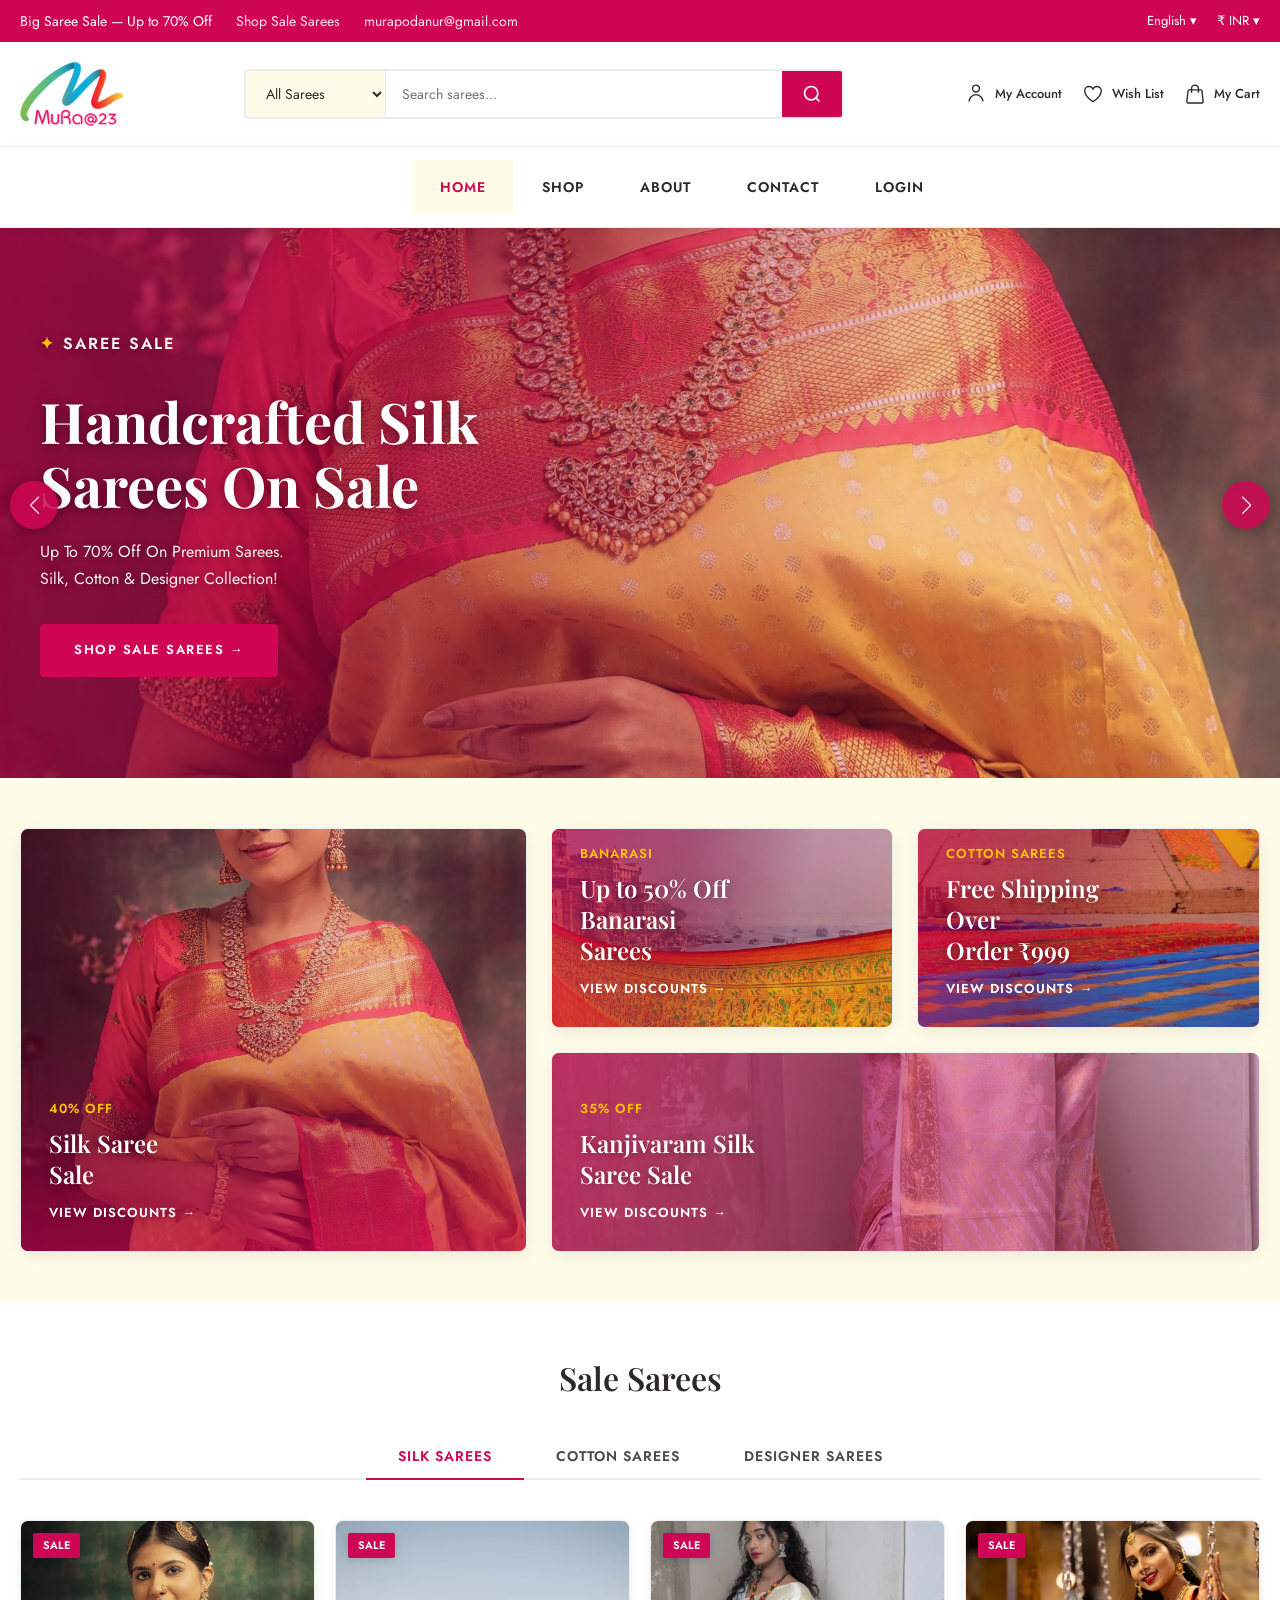
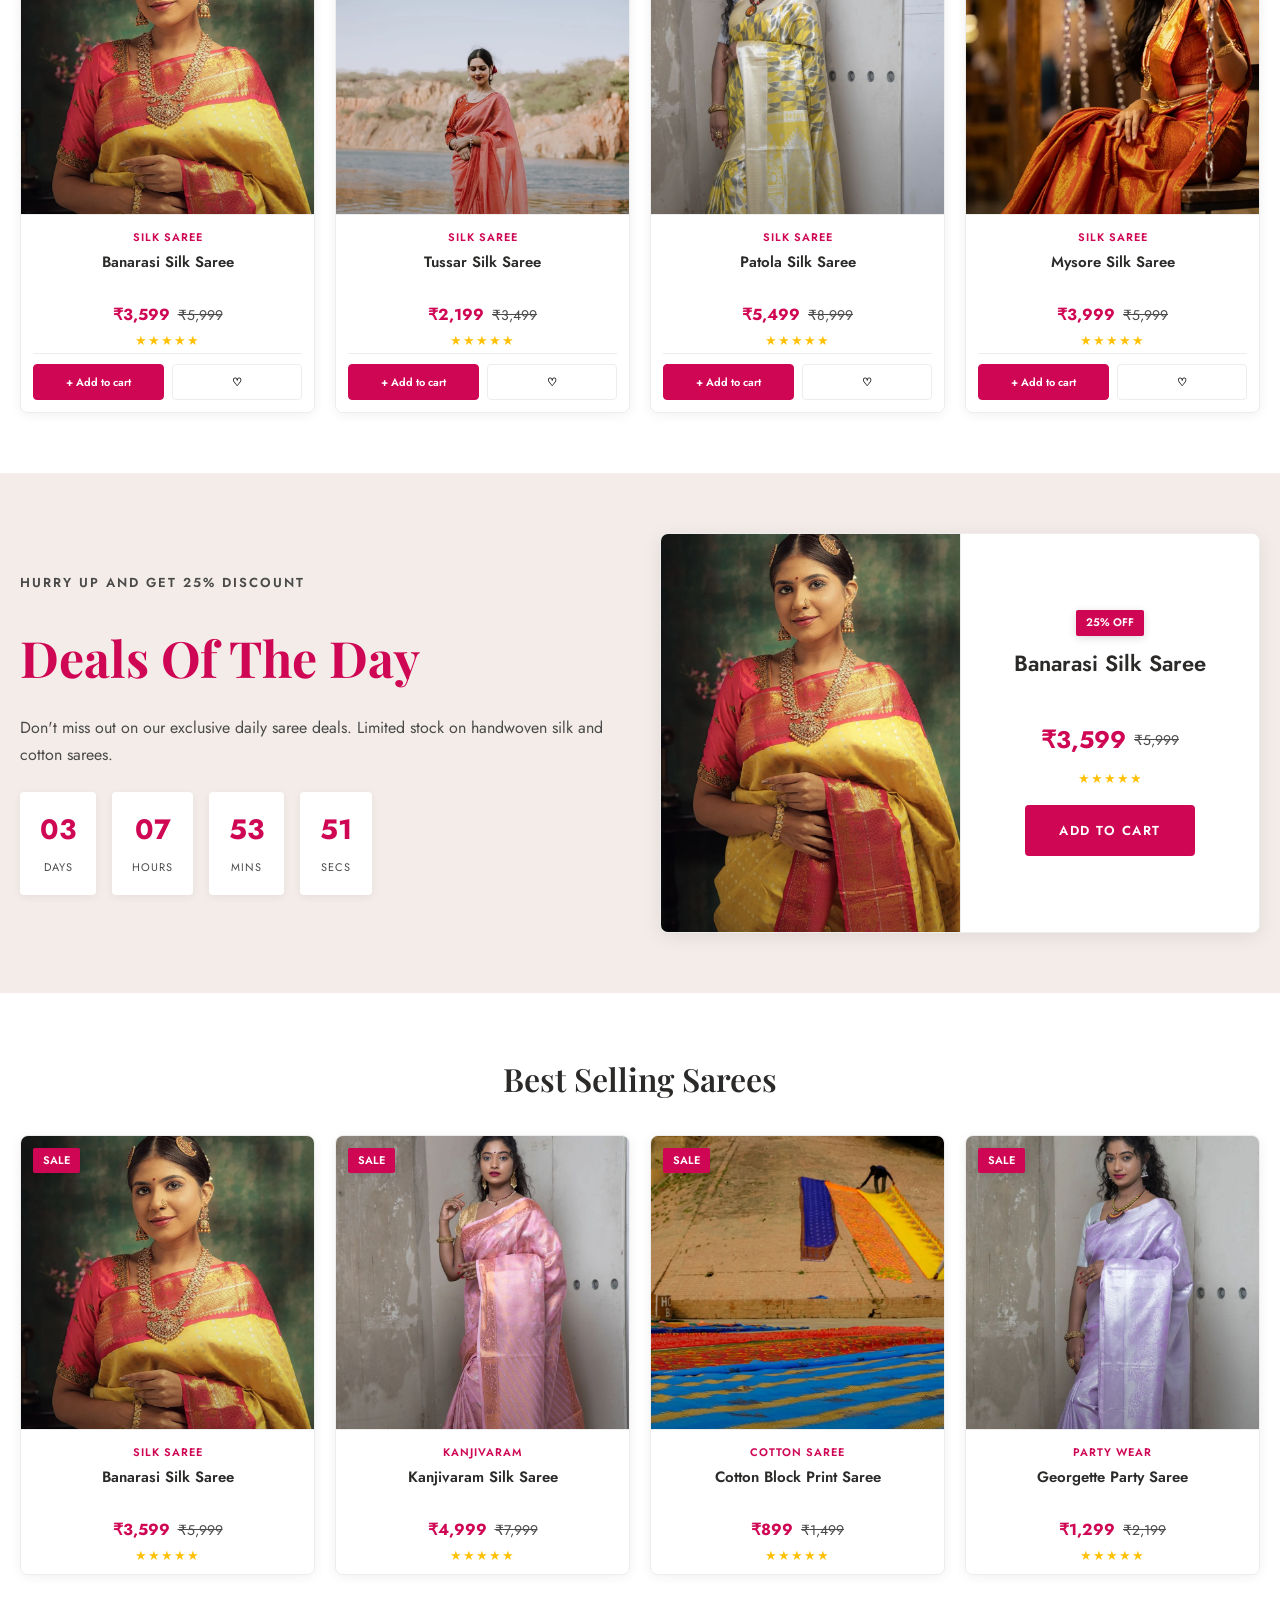
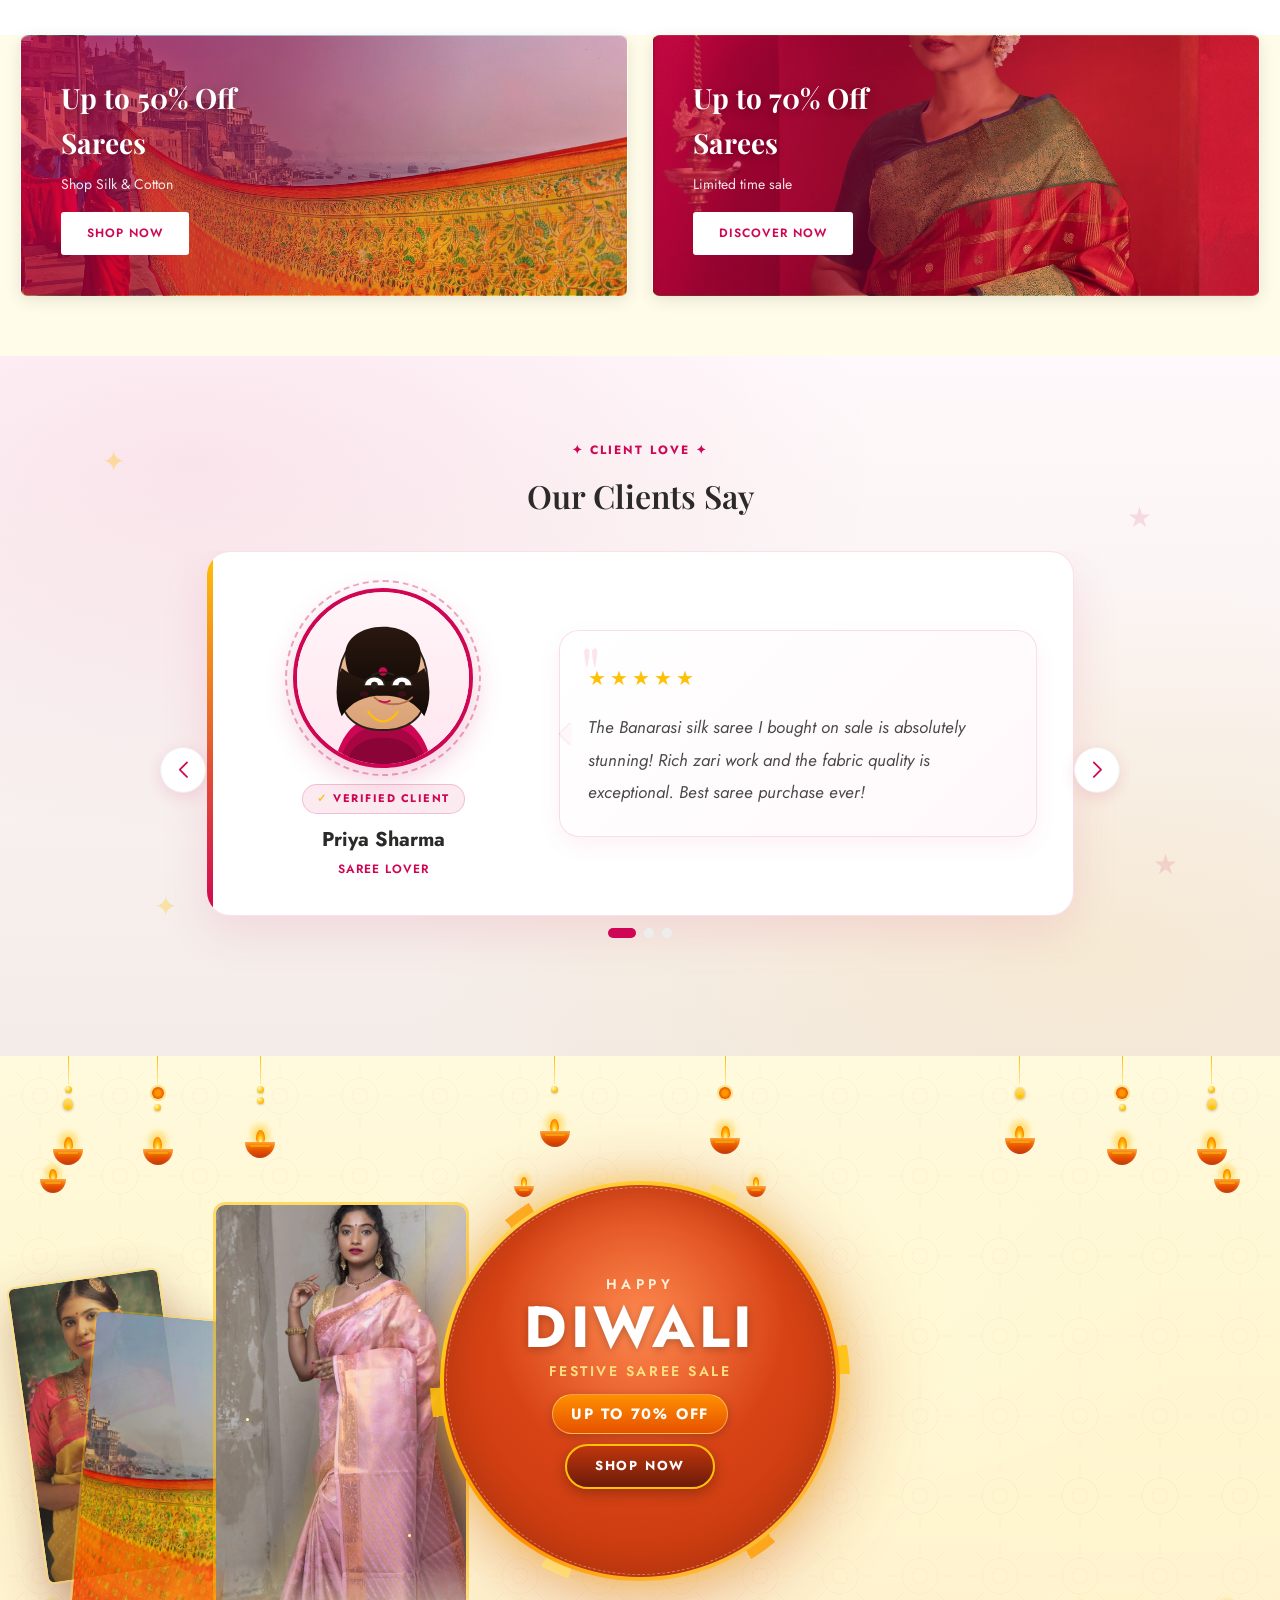
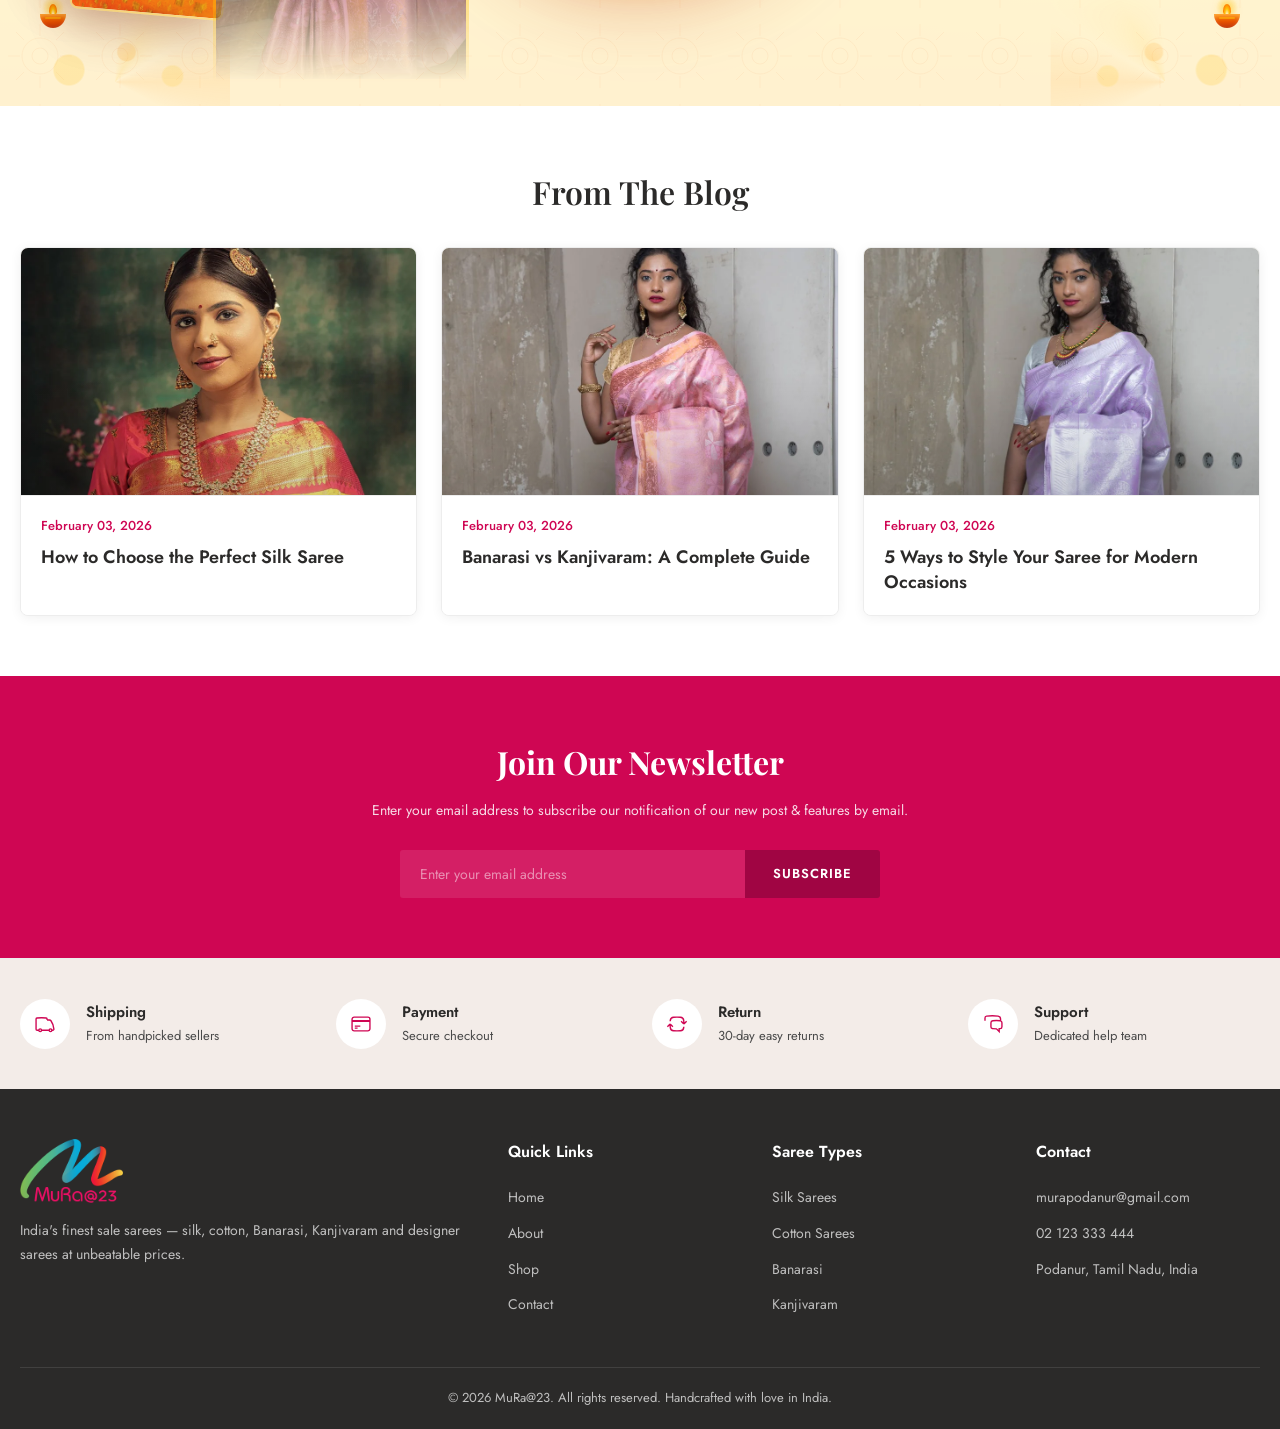
<file: index.html>
<!DOCTYPE html>
<html lang="en">
<head>
  <meta charset="UTF-8">
  <meta name="viewport" content="width=device-width, initial-scale=1.0">
  <title>MuRa@23 — Sale Sarees Online</title>
  <link rel="icon" href="images/mura-newlogo.png" type="image/png">
  <link rel="preconnect" href="https://fonts.googleapis.com">
  <link rel="preconnect" href="https://fonts.gstatic.com" crossorigin>
  <link href="https://fonts.googleapis.com/css2?family=Great+Vibes&family=Jost:wght@300;400;500;600;700&family=Playfair+Display:wght@400;500;600;700&display=swap" rel="stylesheet">
  <link rel="stylesheet" href="https://cdn.jsdelivr.net/npm/swiper@11/swiper-bundle.min.css">
  <link rel="stylesheet" href="css/style.css">
  <link rel="stylesheet" href="css/header.css">
  <link rel="stylesheet" href="css/home.css">
  <link rel="stylesheet" href="css/diwali-banner.css">
  <link rel="stylesheet" href="css/responsive.css">
  <link rel="preload" as="image" href="images/banners/hero-1.jpg" fetchpriority="high">
  <style>:root { --font-body: 'Jost', sans-serif; --font-heading: 'Playfair Display', serif; }</style>
</head>
<body data-page="home">

  <div id="site-header-mount"></div>
  <script src="js/site-header.js"></script>

  <main>
    <!-- Hero Slider -->
    <section class="hero-slider">
      <div class="swiper hero-swiper">
        <div class="swiper-wrapper">
          <div class="swiper-slide">
            <div class="hero-slide slide-1">
              <div class="hero-slide-content">
                <p class="hero-slide-tag">Saree Sale</p>
                <h2>Handcrafted Silk<br>Sarees On Sale</h2>
                <p>Up To 70% Off On Premium Sarees.<br>Silk, Cotton & Designer Collection!</p>
                <a href="shop.html" class="btn btn-primary">Shop Sale Sarees →</a>
              </div>
            </div>
          </div>
          <div class="swiper-slide">
            <div class="hero-slide slide-2">
              <div class="hero-slide-content">
                <p class="hero-slide-tag">Saree Sale</p>
                <h2>Handcrafted Silk<br>Sarees On Sale</h2>
                <p>Up To 70% Off On Premium Sarees.<br>Silk, Cotton & Designer Collection!</p>
                <a href="shop.html" class="btn btn-primary">Shop Sale Sarees →</a>
              </div>
            </div>
          </div>
          <div class="swiper-slide">
            <div class="hero-slide slide-3">
              <div class="hero-slide-content">
                <p class="hero-slide-tag">Saree Sale</p>
                <h2>Handcrafted Silk<br>Sarees On Sale</h2>
                <p>Up To 70% Off On Premium Sarees.<br>Silk, Cotton & Designer Collection!</p>
                <a href="shop.html" class="btn btn-primary">Shop Sale Sarees →</a>
              </div>
            </div>
          </div>
        </div>
        <div class="swiper-button-prev"></div>
        <div class="swiper-button-next"></div>
      </div>
    </section>

    <!-- Banner Grid -->
    <section class="banner-section">
      <div class="banner-grid">
        <a href="shop.html" class="banner-card tall">
          <img src="images/sarees/banarasi.webp" alt="Silk Saree Sale" loading="lazy" decoding="async">
          <div class="banner-card-content">
            <span class="banner-card-subtitle">40% Off</span>
            <h3>Silk Saree<br>Sale</h3>
            <span class="banner-card-link">View Discounts →</span>
          </div>
        </a>
        <div class="banner-right">
          <div class="banner-right-top">
            <a href="shop.html" class="banner-card">
              <img src="images/sarees/paithani.webp" alt="Banarasi Sarees" loading="lazy" decoding="async">
              <div class="banner-card-content">
                <span class="banner-card-subtitle">Banarasi</span>
                <h3>Up to 50% Off<br>Banarasi Sarees</h3>
                <span class="banner-card-link">View Discounts →</span>
              </div>
            </a>
            <a href="shop.html" class="banner-card">
              <img src="images/sarees/cotton-block.webp" alt="Cotton Sarees" loading="lazy" decoding="async">
              <div class="banner-card-content">
                <span class="banner-card-subtitle">Cotton Sarees</span>
                <h3>Free Shipping Over<br>Order ₹999</h3>
                <span class="banner-card-link">View Discounts →</span>
              </div>
            </a>
          </div>
          <a href="shop.html" class="banner-card">
            <img src="images/sarees/kanjivaram.webp" alt="Kanjivaram Sarees" loading="lazy" decoding="async">
            <div class="banner-card-content">
              <span class="banner-card-subtitle">35% Off</span>
              <h3>Kanjivaram Silk<br>Saree Sale</h3>
              <span class="banner-card-link">View Discounts →</span>
            </div>
          </a>
        </div>
      </div>
    </section>

    <!-- New Products -->
    <section class="products-section">
      <div class="products-section-inner">
        <div class="section-heading"><h2>Sale Sarees</h2></div>
        <div class="product-tabs-wrap">
          <button class="product-tabs-arrow product-tabs-arrow--prev" type="button" aria-label="Previous saree category">
            <svg width="18" height="18" fill="none" stroke="currentColor" stroke-width="2" viewBox="0 0 24 24" aria-hidden="true"><path d="M15 6l-6 6 6 6"/></svg>
          </button>
          <div class="product-tabs" role="tablist" aria-label="Saree categories">
            <button class="product-tab active" type="button" role="tab" aria-selected="true" data-target="#tab-featured">Silk Sarees</button>
            <button class="product-tab" type="button" role="tab" aria-selected="false" data-target="#tab-trending">Cotton Sarees</button>
            <button class="product-tab" type="button" role="tab" aria-selected="false" data-target="#tab-newarrival">Designer Sarees</button>
          </div>
          <button class="product-tabs-arrow product-tabs-arrow--next" type="button" aria-label="Next saree category">
            <svg width="18" height="18" fill="none" stroke="currentColor" stroke-width="2" viewBox="0 0 24 24" aria-hidden="true"><path d="M9 6l6 6-6 6"/></svg>
          </button>
        </div>

        <div id="tab-featured" class="tab-pane active">
          <div class="suruchi-products-grid" id="sarees-featured"></div>
        </div>

        <div id="tab-trending" class="tab-pane">
          <div class="suruchi-products-grid" id="sarees-trending"></div>
        </div>

        <div id="tab-newarrival" class="tab-pane">
          <div class="suruchi-products-grid" id="sarees-newarrival"></div>
        </div>
      </div>
    </section>

    <!-- Deals of the Day -->
    <section class="deals-section">
      <div class="deals-inner">
        <div class="deals-content">
          <p class="deals-tag">Hurry up and Get 25% Discount</p>
          <h2>Deals Of The Day</h2>
          <p>Don't miss out on our exclusive daily saree deals. Limited stock on handwoven silk and cotton sarees.</p>
          <div class="countdown">
            <div class="countdown-item"><span class="num" id="cd-days">00</span><span class="label">Days</span></div>
            <div class="countdown-item"><span class="num" id="cd-hours">00</span><span class="label">Hours</span></div>
            <div class="countdown-item"><span class="num" id="cd-mins">00</span><span class="label">Mins</span></div>
            <div class="countdown-item"><span class="num" id="cd-secs">00</span><span class="label">Secs</span></div>
          </div>
        </div>
        <div class="deals-product">
          <div class="deals-product-img">
            <img src="images/sarees/banarasi.webp" alt="Banarasi Silk Saree" loading="lazy" decoding="async">
          </div>
          <div class="deals-product-info">
            <span class="suruchi-product-badge" style="position:static;display:inline-block;margin-bottom:12px">25% Off</span>
            <h3 class="suruchi-product-name" style="font-size:22px">Banarasi Silk Saree</h3>
            <div class="suruchi-product-price" style="margin:12px 0"><span class="current" style="font-size:24px">₹3,599</span><span class="old">₹5,999</span></div>
            <div class="suruchi-stars" style="margin-bottom:20px">★★★★★</div>
            <button class="btn btn-primary add-to-cart">Add to Cart</button>
          </div>
        </div>
      </div>
    </section>

    <!-- Best Seller -->
    <section class="bestseller-section">
      <div class="section-heading"><h2>Best Selling Sarees</h2></div>
      <div class="bestseller-grid" id="sarees-bestseller"></div>
    </section>

    <!-- Promo Banners -->
    <section class="promo-banners">
      <div class="promo-banner bg-1">
        <div>
          <h3>Up to 50% Off<br>Sarees</h3>
          <p>Shop Silk & Cotton</p>
          <a href="shop.html" class="btn">Shop Now</a>
        </div>
      </div>
      <div class="promo-banner bg-2">
        <div>
          <h3>Up to 70% Off<br>Sarees</h3>
          <p>Limited time sale</p>
          <a href="shop.html" class="btn">Discover Now</a>
        </div>
      </div>
    </section>

    <!-- Testimonials -->
    <section class="testimonial-section">
      <div class="testimonial-deco" aria-hidden="true">
        <span class="testimonial-deco-item testimonial-deco-item--1">✦</span>
        <span class="testimonial-deco-item testimonial-deco-item--2">★</span>
        <span class="testimonial-deco-item testimonial-deco-item--3">✦</span>
        <span class="testimonial-deco-item testimonial-deco-item--4">★</span>
      </div>
      <div class="testimonial-section-inner">
        <div class="section-heading testimonial-heading">
          <span class="testimonial-tag">✦ Client Love ✦</span>
          <h2>Our Clients Say</h2>
        </div>
        <div class="swiper testimonial-swiper">
          <div class="swiper-wrapper">
            <div class="swiper-slide" data-client="priya">
              <div class="testimonial-showcase">
                <div class="testimonial-showcase-visual">
                  <div class="testimonial-avatar-frame">
                    <span class="testimonial-avatar-ring" aria-hidden="true"></span>
                    <span class="testimonial-avatar-glow" aria-hidden="true"></span>
                    <img src="images/avatars/priya-sharma.svg" alt="Priya Sharma" class="testimonial-avatar-img" width="180" height="198" loading="lazy" decoding="async">
                  </div>
                  <div class="testimonial-client-badge">Verified Client</div>
                  <p class="testimonial-showcase-name">Priya Sharma</p>
                  <p class="testimonial-showcase-role">Saree Lover</p>
                </div>
                <div class="testimonial-showcase-content">
                  <div class="testimonial-bubble">
                    <div class="testimonial-bubble-quote" aria-hidden="true">"</div>
                    <div class="testimonial-stars" aria-label="5 stars">★★★★★</div>
                    <p class="testimonial-text">The Banarasi silk saree I bought on sale is absolutely stunning! Rich zari work and the fabric quality is exceptional. Best saree purchase ever!</p>
                  </div>
                </div>
              </div>
            </div>
            <div class="swiper-slide" data-client="laura">
              <div class="testimonial-showcase">
                <div class="testimonial-showcase-visual">
                  <div class="testimonial-avatar-frame">
                    <span class="testimonial-avatar-ring" aria-hidden="true"></span>
                    <span class="testimonial-avatar-glow" aria-hidden="true"></span>
                    <img src="images/avatars/laura-johnson.svg" alt="Laura Johnson" class="testimonial-avatar-img" width="180" height="198" loading="lazy" decoding="async">
                  </div>
                  <div class="testimonial-client-badge">Verified Client</div>
                  <p class="testimonial-showcase-name">Laura Johnson</p>
                  <p class="testimonial-showcase-role">Saree Lover</p>
                </div>
                <div class="testimonial-showcase-content">
                  <div class="testimonial-bubble">
                    <div class="testimonial-bubble-quote" aria-hidden="true">"</div>
                    <div class="testimonial-stars" aria-label="5 stars">★★★★★</div>
                    <p class="testimonial-text">MuRa@23 has the best saree sale online! Got a beautiful Kanjivaram at 40% off. Fast delivery and elegant packaging. Highly recommended!</p>
                  </div>
                </div>
              </div>
            </div>
            <div class="swiper-slide" data-client="richard">
              <div class="testimonial-showcase">
                <div class="testimonial-showcase-visual">
                  <div class="testimonial-avatar-frame">
                    <span class="testimonial-avatar-ring" aria-hidden="true"></span>
                    <span class="testimonial-avatar-glow" aria-hidden="true"></span>
                    <img src="images/avatars/richard-smith.svg" alt="Richard Smith" class="testimonial-avatar-img" width="180" height="198" loading="lazy" decoding="async">
                  </div>
                  <div class="testimonial-client-badge">Verified Client</div>
                  <p class="testimonial-showcase-name">Richard Smith</p>
                  <p class="testimonial-showcase-role">Saree Lover</p>
                </div>
                <div class="testimonial-showcase-content">
                  <div class="testimonial-bubble">
                    <div class="testimonial-bubble-quote" aria-hidden="true">"</div>
                    <div class="testimonial-stars" aria-label="5 stars">★★★★★</div>
                    <p class="testimonial-text">The silk saree I purchased exceeded my expectations. Gorgeous colors and the packaging was elegant. Perfect for gifting too.</p>
                  </div>
                </div>
              </div>
            </div>
          </div>
          <div class="swiper-button-prev" aria-label="Previous testimonial"></div>
          <div class="swiper-button-next" aria-label="Next testimonial"></div>
          <div class="swiper-pagination"></div>
        </div>
      </div>
    </section>

    <!-- Diwali Festive Saree Sale Hero Banner -->
    <section class="diwali-sale-banner" id="diwali-sale-banner" aria-labelledby="diwali-sale-heading">
      <!-- Background -->
      <div class="dsb-bg" aria-hidden="true">
        <div class="dsb-bg-gradient"></div>
        <div class="dsb-bg-pattern"></div>
        <div class="dsb-bg-glow"></div>
        <div class="dsb-banner-sweep"></div>
      </div>

      <!-- Bottom rangoli corners -->
      <div class="dsb-rangoli dsb-rangoli--bl" aria-hidden="true"></div>
      <div class="dsb-rangoli dsb-rangoli--br" aria-hidden="true"></div>

      <!-- Festive sparkles -->
      <div class="dsb-sparkles" aria-hidden="true">
        <span>✦</span><span>✧</span><span>⋆</span><span>✹</span><span>✺</span>
        <span>✦</span><span>✧</span><span>⋆</span><span>✹</span><span>✺</span>
        <span>✦</span><span>✧</span>
      </div>

      <!-- Hanging festive decorations -->
      <div class="dsb-hangings" aria-hidden="true">
        <div class="dsb-hang dsb-hang--1">
          <span class="dsb-bead-string"></span><span class="dsb-bead"></span><span class="dsb-bell"></span>
          <div class="dsb-diya"><span class="dsb-diya-glow"></span><span class="dsb-diya-flame"></span><span class="dsb-diya-body"></span></div>
        </div>
        <div class="dsb-hang dsb-hang--2">
          <span class="dsb-bead-string"></span><span class="dsb-flower"></span><span class="dsb-bead"></span>
          <div class="dsb-diya"><span class="dsb-diya-glow"></span><span class="dsb-diya-flame"></span><span class="dsb-diya-body"></span></div>
        </div>
        <div class="dsb-hang dsb-hang--3">
          <span class="dsb-bead-string"></span><span class="dsb-bead"></span><span class="dsb-bead"></span>
          <div class="dsb-diya"><span class="dsb-diya-glow"></span><span class="dsb-diya-flame"></span><span class="dsb-diya-body"></span></div>
        </div>
        <div class="dsb-hang dsb-hang--4">
          <span class="dsb-bead-string"></span><span class="dsb-bell"></span>
          <div class="dsb-diya"><span class="dsb-diya-glow"></span><span class="dsb-diya-flame"></span><span class="dsb-diya-body"></span></div>
        </div>
        <div class="dsb-hang dsb-hang--5">
          <span class="dsb-bead-string"></span><span class="dsb-flower"></span><span class="dsb-bead"></span>
          <div class="dsb-diya"><span class="dsb-diya-glow"></span><span class="dsb-diya-flame"></span><span class="dsb-diya-body"></span></div>
        </div>
        <div class="dsb-hang dsb-hang--6">
          <span class="dsb-bead-string"></span><span class="dsb-bead"></span><span class="dsb-bell"></span>
          <div class="dsb-diya"><span class="dsb-diya-glow"></span><span class="dsb-diya-flame"></span><span class="dsb-diya-body"></span></div>
        </div>
        <div class="dsb-hang dsb-hang--7">
          <span class="dsb-bead-string"></span><span class="dsb-bead"></span>
          <div class="dsb-diya"><span class="dsb-diya-glow"></span><span class="dsb-diya-flame"></span><span class="dsb-diya-body"></span></div>
        </div>
        <div class="dsb-hang dsb-hang--8">
          <span class="dsb-bead-string"></span><span class="dsb-flower"></span>
          <div class="dsb-diya"><span class="dsb-diya-glow"></span><span class="dsb-diya-flame"></span><span class="dsb-diya-body"></span></div>
        </div>
      </div>

      <!-- Corner & panel diyas -->
      <div class="dsb-corner-diyas" aria-hidden="true">
        <div class="dsb-corner-diya dsb-corner-diya--tl"><div class="dsb-diya dsb-diya--sm"><span class="dsb-diya-glow"></span><span class="dsb-diya-flame"></span><span class="dsb-diya-body"></span></div></div>
        <div class="dsb-corner-diya dsb-corner-diya--tr"><div class="dsb-diya dsb-diya--sm"><span class="dsb-diya-glow"></span><span class="dsb-diya-flame"></span><span class="dsb-diya-body"></span></div></div>
        <div class="dsb-corner-diya dsb-corner-diya--bl"><div class="dsb-diya dsb-diya--sm"><span class="dsb-diya-glow"></span><span class="dsb-diya-flame"></span><span class="dsb-diya-body"></span></div></div>
        <div class="dsb-corner-diya dsb-corner-diya--br"><div class="dsb-diya dsb-diya--sm"><span class="dsb-diya-glow"></span><span class="dsb-diya-flame"></span><span class="dsb-diya-body"></span></div></div>
      </div>

      <div class="dsb-layout">
        <!-- LEFT: Premium saree showcase -->
        <div class="dsb-sarees" aria-hidden="true">
          <div class="dsb-saree dsb-saree--back dsb-saree--2">
            <img src="images/sarees/banarasi.webp" alt="" loading="lazy" decoding="async">
          </div>
          <div class="dsb-saree dsb-saree--back dsb-saree--3">
            <img src="images/sarees/paithani.webp" alt="" loading="lazy" decoding="async">
          </div>
          <div class="dsb-saree dsb-saree--hero">
            <div class="dsb-saree-mannequin" aria-hidden="true"></div>
            <div class="dsb-saree-shimmer" aria-hidden="true"></div>
            <img src="images/sarees/kanjivaram.webp" alt="Kanjivaram silk saree" loading="lazy" decoding="async">
            <div class="dsb-saree-glints" aria-hidden="true">
              <span></span><span></span><span></span>
            </div>
          </div>
          <div class="dsb-saree-particles" aria-hidden="true">
            <span></span><span></span><span></span><span></span><span></span><span></span>
          </div>
        </div>

        <!-- CENTER: Ornamental sale panel -->
        <div class="dsb-center">
          <div class="dsb-panel-cluster">
            <div class="dsb-panel-diyas" aria-hidden="true">
              <div class="dsb-diya dsb-diya--xs"><span class="dsb-diya-glow"></span><span class="dsb-diya-flame"></span><span class="dsb-diya-body"></span></div>
              <div class="dsb-diya dsb-diya--xs"><span class="dsb-diya-glow"></span><span class="dsb-diya-flame"></span><span class="dsb-diya-body"></span></div>
            </div>
            <div class="dsb-panel-stars" aria-hidden="true">
              <span></span><span></span><span></span><span></span><span></span>
              <span></span><span></span><span></span><span></span><span></span>
            </div>
            <div class="dsb-panel dsb-panel--round">
              <div class="dsb-panel-orbit" aria-hidden="true"></div>
              <div class="dsb-panel-ring" aria-hidden="true">
                <div class="dsb-panel-inner">
                  <span class="dsb-panel-sweep" aria-hidden="true"></span>
                  <div class="dsb-panel-copy">
                    <p class="dsb-text-happy">HAPPY</p>
                    <h2 class="dsb-text-diwali" id="diwali-sale-heading">DIWALI</h2>
                    <p class="dsb-text-subtitle">FESTIVE SAREE SALE</p>
                  </div>
                  <div class="dsb-panel-action">
                    <p class="dsb-text-offer">UP TO 70% OFF</p>
                    <a href="shop.html" class="dsb-cta" aria-label="Shop Diwali festive saree sale">SHOP NOW</a>
                  </div>
                </div>
              </div>
            </div>
          </div>
        </div>

        <!-- RIGHT: Fireworks -->
        <div class="dsb-fireworks" id="dsb-fireworks" aria-hidden="true"></div>
      </div>
    </section>

    <!-- Blog -->
    <section class="blog-section">
      <div class="section-heading"><h2>From The Blog</h2></div>
      <div class="blog-grid">
        <article class="blog-card">
          <div class="blog-card-img"><img src="images/sarees/banarasi.webp" alt="Silk saree guide" loading="lazy" decoding="async"></div>
          <div class="blog-card-body">
            <p class="blog-date">February 03, 2026</p>
            <h3><a href="#">How to Choose the Perfect Silk Saree</a></h3>
          </div>
        </article>
        <article class="blog-card">
          <div class="blog-card-img"><img src="images/sarees/kanjivaram.webp" alt="Banarasi vs Kanjivaram" loading="lazy" decoding="async"></div>
          <div class="blog-card-body">
            <p class="blog-date">February 03, 2026</p>
            <h3><a href="#">Banarasi vs Kanjivaram: A Complete Guide</a></h3>
          </div>
        </article>
        <article class="blog-card">
          <div class="blog-card-img"><img src="images/sarees/georgette-party.webp" alt="Style your saree" loading="lazy" decoding="async"></div>
          <div class="blog-card-body">
            <p class="blog-date">February 03, 2026</p>
            <h3><a href="#">5 Ways to Style Your Saree for Modern Occasions</a></h3>
          </div>
        </article>
      </div>
    </section>

    <!-- Newsletter -->
    <section class="newsletter-section">
      <div class="newsletter-inner">
        <h2>Join Our Newsletter</h2>
        <p>Enter your email address to subscribe our notification of our new post & features by email.</p>
        <form class="newsletter-form-large newsletter-form">
          <input type="email" placeholder="Enter your email address" required>
          <button type="submit">Subscribe</button>
        </form>
      </div>
    </section>

    <!-- Service Bar -->
    <section class="service-bar">
      <div class="service-bar-grid">
        <div class="service-item">
          <div class="service-icon"><svg width="22" height="22" fill="none" stroke="currentColor" stroke-width="1.5" viewBox="0 0 24 24"><path d="M8.25 18.75a1.5 1.5 0 01-3 0m3 0a1.5 1.5 0 00-3 0m3 0h6m-9 0H3.375a1.125 1.125 0 01-1.125-1.125V14.25m17.25 4.5a1.5 1.5 0 01-3 0m3 0a1.5 1.5 0 00-3 0m3 0h1.125c.621 0 1.129-.504 1.09-1.124a17.902 17.902 0 00-3.213-9.193 2.056 2.056 0 00-1.58-.86H14.25M16.5 18.75h-2.25m0-11.177v-.958c0-.568-.422-1.048-.987-1.106a48.554 48.554 0 00-10.026 0 1.106 1.106 0 00-.987 1.106v7.635"/></svg></div>
          <div><h4>Shipping</h4><p>From handpicked sellers</p></div>
        </div>
        <div class="service-item">
          <div class="service-icon"><svg width="22" height="22" fill="none" stroke="currentColor" stroke-width="1.5" viewBox="0 0 24 24"><path d="M2.25 8.25h19.5M2.25 9h19.5m-16.5 5.25h6m-6 2.25h3m-3.75 3h15a2.25 2.25 0 002.25-2.25V6.75A2.25 2.25 0 0019.5 4.5h-15a2.25 2.25 0 00-2.25 2.25v10.5A2.25 2.25 0 004.5 19.5z"/></svg></div>
          <div><h4>Payment</h4><p>Secure checkout</p></div>
        </div>
        <div class="service-item">
          <div class="service-icon"><svg width="22" height="22" fill="none" stroke="currentColor" stroke-width="1.5" viewBox="0 0 24 24"><path d="M19.5 12c0-1.232-.046-2.453-.138-3.662a4.006 4.006 0 00-3.7-3.7 48.678 48.678 0 00-7.324 0 4.006 4.006 0 00-3.7 3.7c-.017.22-.032.441-.046.662M19.5 12l3-3m-3 3l-3-3m-12 3c0 1.232.046 2.453.138 3.662a4.006 4.006 0 003.7 3.7 48.656 48.656 0 007.324 0 4.006 4.006 0 003.7-3.7c.017-.22.032-.441.046-.662M4.5 12l3 3m-3-3l-3 3"/></svg></div>
          <div><h4>Return</h4><p>30-day easy returns</p></div>
        </div>
        <div class="service-item">
          <div class="service-icon"><svg width="22" height="22" fill="none" stroke="currentColor" stroke-width="1.5" viewBox="0 0 24 24"><path d="M20.25 8.511c.884.284 1.5 1.128 1.5 2.097v4.286c0 1.136-.847 2.1-1.98 2.193-.34.027-.68.052-1.02.072v3.091l-3-3c-1.354 0-2.694-.055-4.02-.163a2.115 2.115 0 01-.825-.242m9.345-8.334a2.126 2.126 0 00-.476-.095 48.64 48.64 0 00-8.048 0c-1.131.094-1.976 1.057-1.976 2.192v4.286c0 .837.46 1.58 1.155 1.951m9.345-8.334V6.637c0-1.621-1.152-3.026-2.76-3.235A48.455 48.455 0 0011.25 3c-2.115 0-4.198.15-6.24.43-.813.108-1.745.832-1.745 1.951v3.135"/></svg></div>
          <div><h4>Support</h4><p>Dedicated help team</p></div>
        </div>
      </div>
    </section>
  </main>

  <!-- Footer -->
  <footer class="suruchi-footer">
    <div class="suruchi-footer-grid">
      <div>
        <a href="index.html" class="suruchi-logo footer-logo" aria-label="MuRa@23">
          <img src="images/mura-newlogo.png" alt="MuRa@23" width="108" height="67" loading="lazy" decoding="async">
        </a>
        <p style="font-size:14px;line-height:1.7;margin-bottom:16px">India's finest sale sarees — silk, cotton, Banarasi, Kanjivaram and designer sarees at unbeatable prices.</p>
      </div>
      <div>
        <h4>Quick Links</h4>
        <ul>
          <li><a href="index.html">Home</a></li>
          <li><a href="about.html">About</a></li>
          <li><a href="shop.html">Shop</a></li>
          <li><a href="contact.html">Contact</a></li>
        </ul>
      </div>
      <div>
        <h4>Saree Types</h4>
        <ul>
          <li><a href="shop.html">Silk Sarees</a></li>
          <li><a href="shop.html">Cotton Sarees</a></li>
          <li><a href="shop.html">Banarasi</a></li>
          <li><a href="shop.html">Kanjivaram</a></li>
        </ul>
      </div>
      <div>
        <h4>Contact</h4>
        <ul>
          <li><a href="mailto:murapodanur@gmail.com">murapodanur@gmail.com</a></li>
          <li><a href="tel:02123333444">02 123 333 444</a></li>
          <li><a href="contact.html">Podanur, Tamil Nadu, India</a></li>
        </ul>
      </div>
    </div>
    <div class="suruchi-footer-bottom">
      <p>&copy; 2026 MuRa@23. All rights reserved. Handcrafted with love in India.</p>
    </div>
  </footer>

  <script src="https://cdn.jsdelivr.net/npm/swiper@11/swiper-bundle.min.js"></script>
  <script src="js/sarees.js"></script>
  <script src="js/main.js"></script>
  <script src="js/home.js"></script>
  <script src="js/diwali-banner.js"></script>
</body>
</html>
</file>
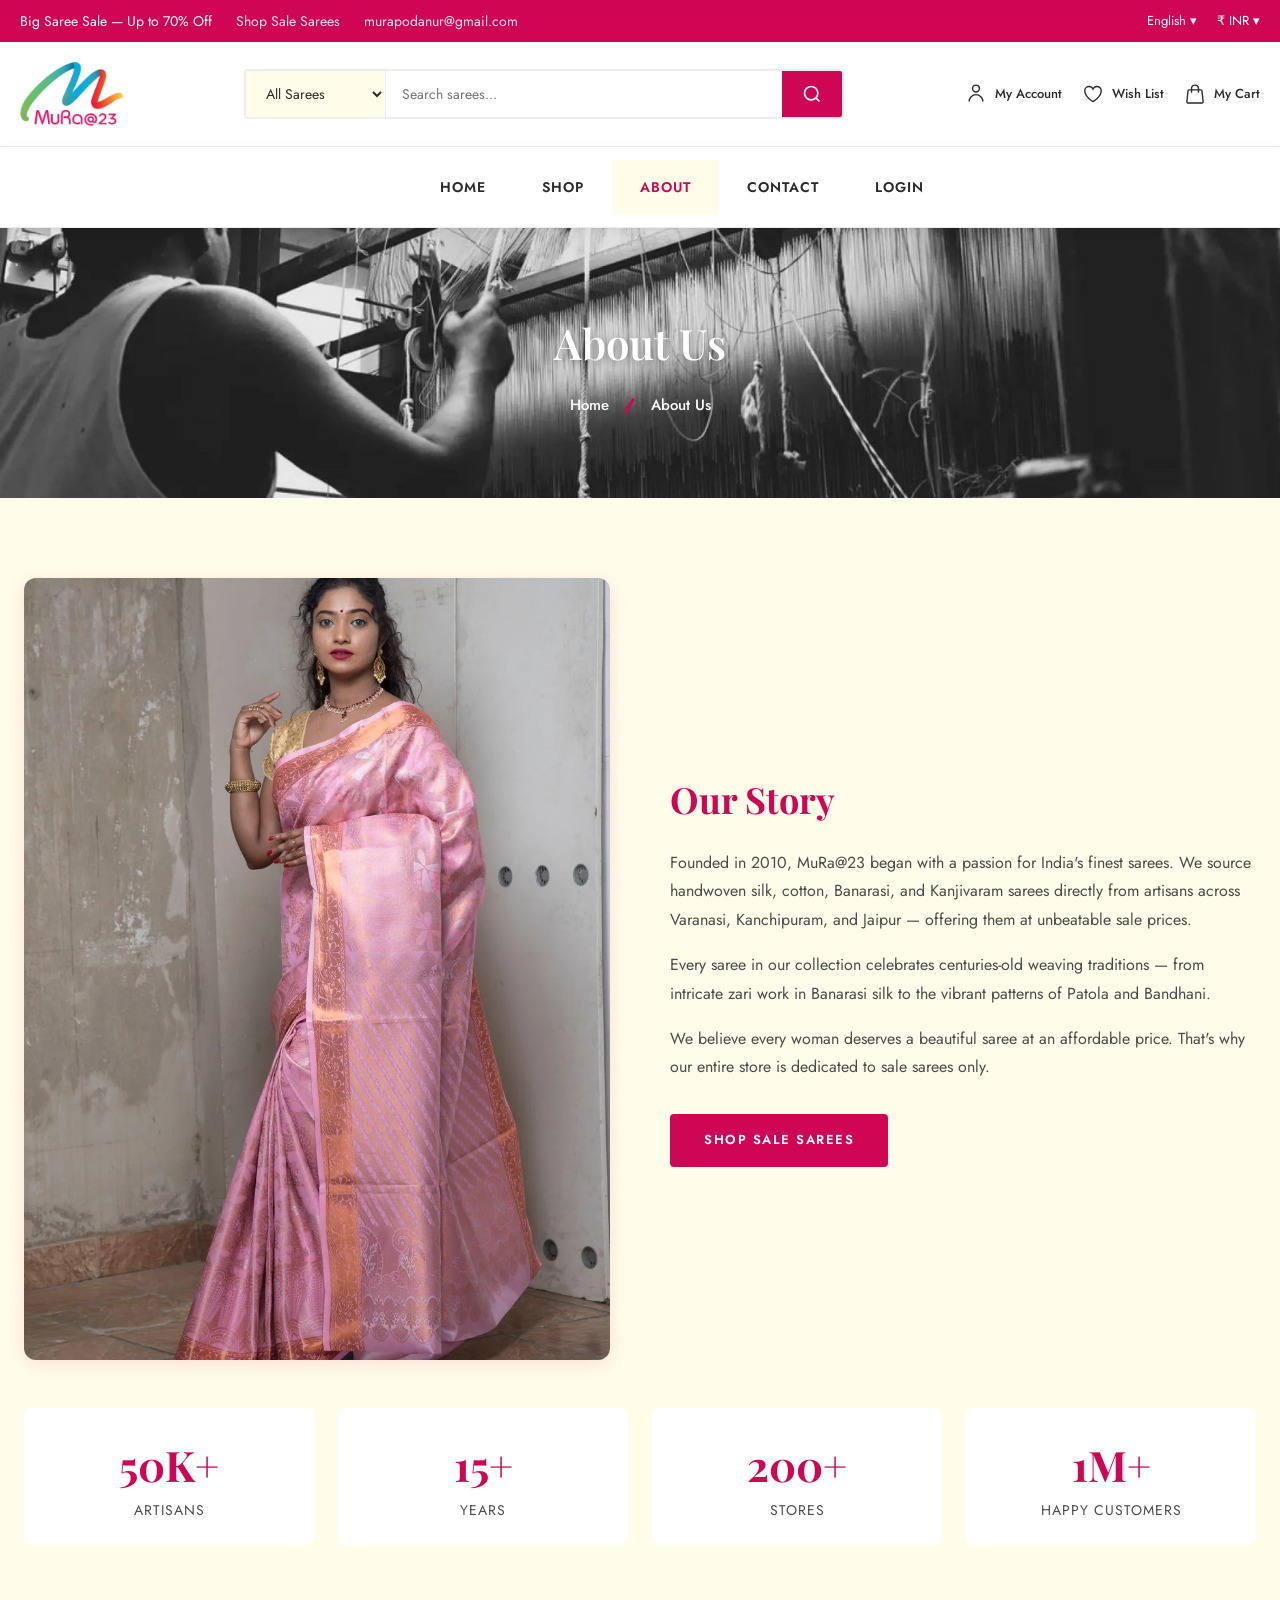
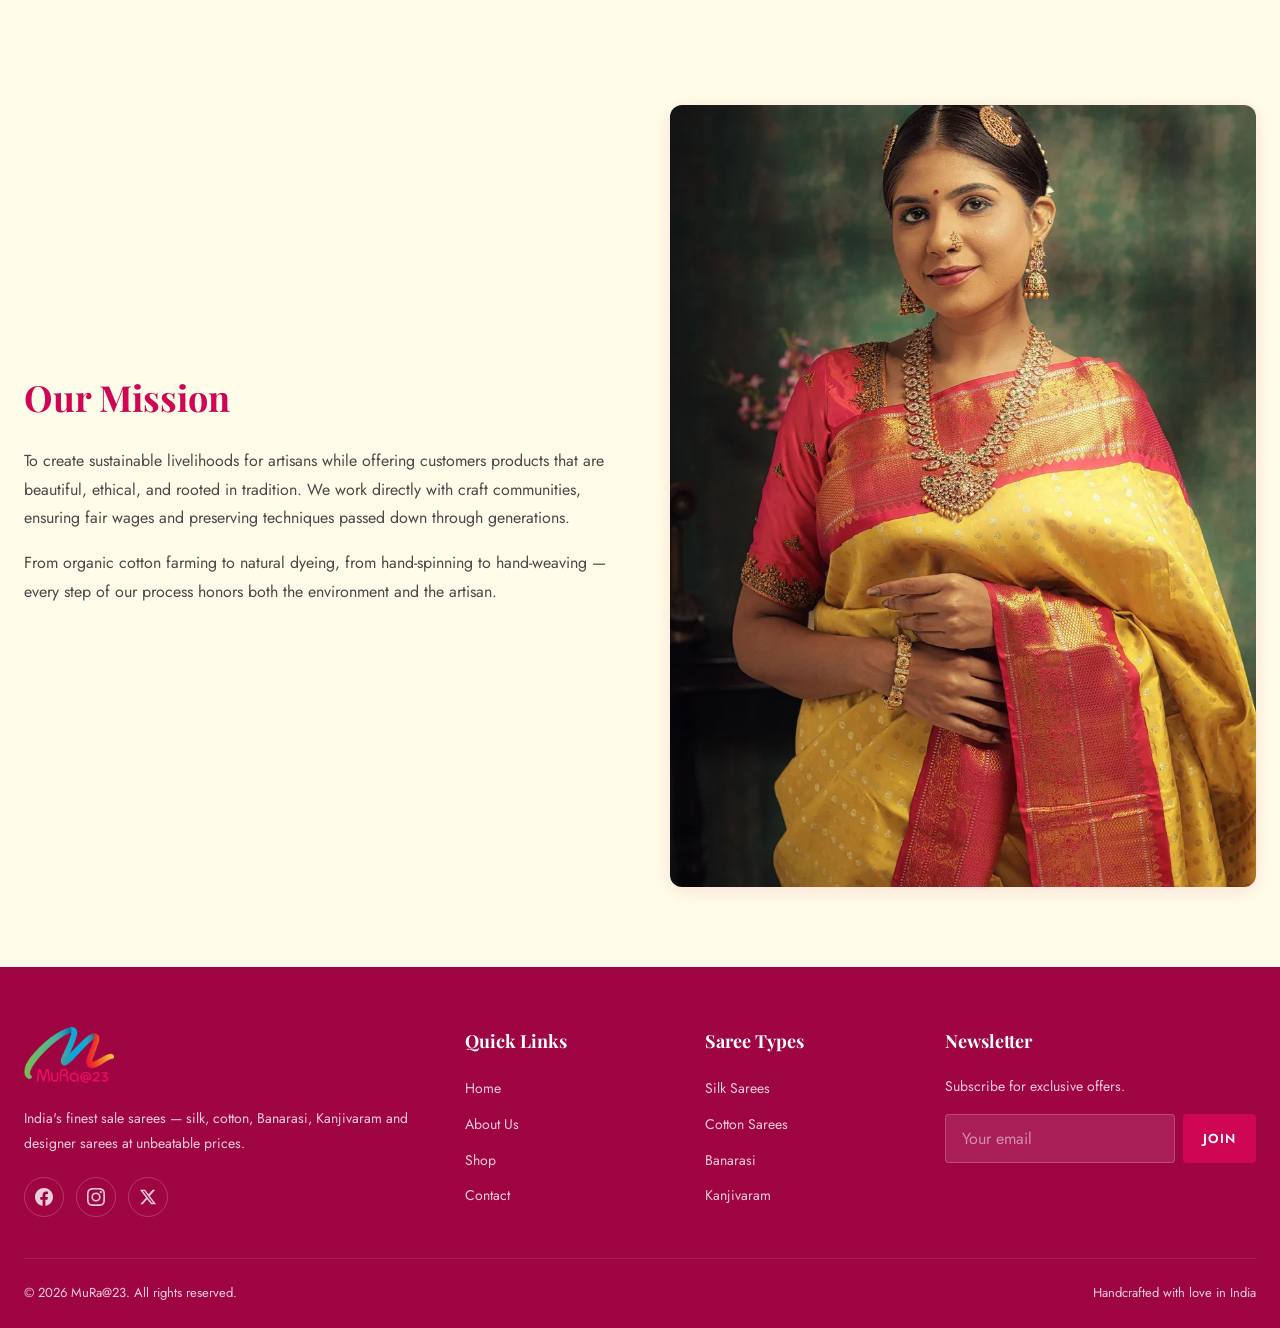
<file: about.html>
<!DOCTYPE html>
<html lang="en">
<head>
  <meta charset="UTF-8">
  <meta name="viewport" content="width=device-width, initial-scale=1.0">
  <title>About Us — MuRa@23</title>
  <link rel="icon" href="images/mura-newlogo.png" type="image/png">
  <link rel="preconnect" href="https://fonts.googleapis.com">
  <link rel="preconnect" href="https://fonts.gstatic.com" crossorigin>
  <link href="https://fonts.googleapis.com/css2?family=Jost:wght@300;400;500;600;700&family=Playfair+Display:wght@400;500;600;700&display=swap" rel="stylesheet">
  <link rel="stylesheet" href="css/style.css">
  <link rel="stylesheet" href="css/header.css">
  <link rel="stylesheet" href="css/responsive.css">
  <link rel="preload" as="image" href="images/banners/banner-about.jpg" fetchpriority="high">
  <style>:root { --font-body: 'Jost', sans-serif; --font-heading: 'Playfair Display', serif; }</style>
</head>
<body data-page="about">

  <div id="site-header-mount"></div>
  <script src="js/site-header.js"></script>

  <section class="breadcrumb__section">
    <div class="breadcrumb__bg">
      <img class="breadcrumb__bg-image" src="images/banners/banner-about.jpg" alt="" width="1600" height="334" decoding="async" fetchpriority="high">
      <div class="container">
        <div class="breadcrumb__content">
          <h1 class="breadcrumb__content--title">About Us</h1>
          <ul class="breadcrumb__content--menu">
            <li class="breadcrumb__content--menu__items"><a href="index.html">Home</a></li>
            <li class="breadcrumb__content--menu__items"><span>About Us</span></li>
          </ul>
        </div>
      </div>
    </div>
  </section>

  <section class="section">
    <div class="container">
      <div class="about-grid">
        <div class="about-image">
          <img src="images/sarees/kanjivaram.webp" alt="Kanjivaram saree weaving" loading="lazy" decoding="async">
        </div>
        <div class="about-content">
          <h2>Our Story</h2>
          <p>Founded in 2010, MuRa@23 began with a passion for India's finest sarees. We source handwoven silk, cotton, Banarasi, and Kanjivaram sarees directly from artisans across Varanasi, Kanchipuram, and Jaipur — offering them at unbeatable sale prices.</p>
          <p>Every saree in our collection celebrates centuries-old weaving traditions — from intricate zari work in Banarasi silk to the vibrant patterns of Patola and Bandhani.</p>
          <p>We believe every woman deserves a beautiful saree at an affordable price. That's why our entire store is dedicated to sale sarees only.</p>
          <a href="shop.html" class="btn btn-primary" style="margin-top:16px">Shop Sale Sarees</a>
        </div>
      </div>

      <div class="stats-grid">
        <div class="stat-item">
          <div class="stat-number">50K+</div>
          <div class="stat-label">Artisans</div>
        </div>
        <div class="stat-item">
          <div class="stat-number">15+</div>
          <div class="stat-label">Years</div>
        </div>
        <div class="stat-item">
          <div class="stat-number">200+</div>
          <div class="stat-label">Stores</div>
        </div>
        <div class="stat-item">
          <div class="stat-number">1M+</div>
          <div class="stat-label">Happy Customers</div>
        </div>
      </div>
    </div>
  </section>

  <section class="section">
    <div class="container">
      <div class="about-grid">
        <div class="about-content">
          <h2>Our Mission</h2>
          <p>To create sustainable livelihoods for artisans while offering customers products that are beautiful, ethical, and rooted in tradition. We work directly with craft communities, ensuring fair wages and preserving techniques passed down through generations.</p>
          <p>From organic cotton farming to natural dyeing, from hand-spinning to hand-weaving — every step of our process honors both the environment and the artisan.</p>
        </div>
        <div class="about-image">
          <img src="images/sarees/banarasi.webp" alt="Banarasi silk saree" loading="lazy" decoding="async">
        </div>
      </div>
    </div>
  </section>

  <footer class="footer">
    <div class="container">
      <div class="footer-grid">
        <div class="footer-brand">
          <a href="index.html" class="logo footer-logo" aria-label="MuRa@23">
            <img src="images/mura-newlogo.png" alt="MuRa@23" width="108" height="67" loading="lazy" decoding="async">
          </a>
          <p>India's finest sale sarees — silk, cotton, Banarasi, Kanjivaram and designer sarees at unbeatable prices.</p>
          <div class="social-links">
            <a href="#" aria-label="Facebook"><svg width="18" height="18" fill="currentColor" viewBox="0 0 24 24"><path d="M24 12.073c0-6.627-5.373-12-12-12s-12 5.373-12 12c0 5.99 4.388 10.954 10.125 11.854v-8.385H7.078v-3.47h3.047V9.43c0-3.007 1.792-4.669 4.533-4.669 1.312 0 2.686.235 2.686.235v2.953H15.83c-1.491 0-1.956.925-1.956 1.874v2.25h3.328l-.532 3.47h-2.796v8.385C19.612 23.027 24 18.062 24 12.073z"/></svg></a>
            <a href="#" aria-label="Instagram"><svg width="18" height="18" fill="currentColor" viewBox="0 0 24 24"><path d="M12 2.163c3.204 0 3.584.012 4.85.07 3.252.148 4.771 1.691 4.919 4.919.058 1.265.069 1.645.069 4.849 0 3.205-.012 3.584-.069 4.849-.149 3.225-1.664 4.771-4.919 4.919-1.266.058-1.644.07-4.85.07-3.204 0-3.584-.012-4.849-.07-3.26-.149-4.771-1.699-4.919-4.92-.058-1.265-.07-1.644-.07-4.849 0-3.204.013-3.583.07-4.849.149-3.227 1.664-4.771 4.919-4.919 1.266-.057 1.645-.069 4.849-.069zM12 0C8.741 0 8.333.014 7.053.072 2.695.272.273 2.69.073 7.052.014 8.333 0 8.741 0 12c0 3.259.014 3.668.072 4.948.2 4.358 2.618 6.78 6.98 6.98C8.333 23.986 8.741 24 12 24c3.259 0 3.668-.014 4.948-.072 4.354-.2 6.782-2.618 6.979-6.98.059-1.28.073-1.689.073-4.948 0-3.259-.014-3.667-.072-4.947-.196-4.354-2.617-6.78-6.979-6.98C15.668.014 15.259 0 12 0zm0 5.838a6.162 6.162 0 100 12.324 6.162 6.162 0 000-12.324zM12 16a4 4 0 110-8 4 4 0 010 8zm6.406-11.845a1.44 1.44 0 100 2.881 1.44 1.44 0 000-2.881z"/></svg></a>
            <a href="#" aria-label="Twitter"><svg width="18" height="18" fill="currentColor" viewBox="0 0 24 24"><path d="M18.244 2.25h3.308l-7.227 8.26 8.502 11.24H16.17l-5.214-6.817L4.99 21.75H1.68l7.73-8.835L1.254 2.25H8.08l4.713 6.231zm-1.161 17.52h1.833L7.084 4.126H5.117z"/></svg></a>
          </div>
        </div>
        <div class="footer-col">
          <h4>Quick Links</h4>
          <ul>
            <li><a href="index.html">Home</a></li>
            <li><a href="about.html">About Us</a></li>
            <li><a href="shop.html">Shop</a></li>
            <li><a href="contact.html">Contact</a></li>
          </ul>
        </div>
        <div class="footer-col">
          <h4>Saree Types</h4>
          <ul>
            <li><a href="shop.html">Silk Sarees</a></li>
            <li><a href="shop.html">Cotton Sarees</a></li>
            <li><a href="shop.html">Banarasi</a></li>
            <li><a href="shop.html">Kanjivaram</a></li>
          </ul>
        </div>
        <div class="footer-col">
          <h4>Newsletter</h4>
          <p style="font-size:14px;margin-bottom:8px">Subscribe for exclusive offers.</p>
          <form class="newsletter-form">
            <input type="email" placeholder="Your email" required>
            <button type="submit">Join</button>
          </form>
        </div>
      </div>
      <div class="footer-bottom">
        <p>&copy; 2026 MuRa@23. All rights reserved.</p>
        <p>Handcrafted with love in India</p>
      </div>
    </div>
  </footer>

  <script src="js/main.js"></script>
</body>
</html>
</file>
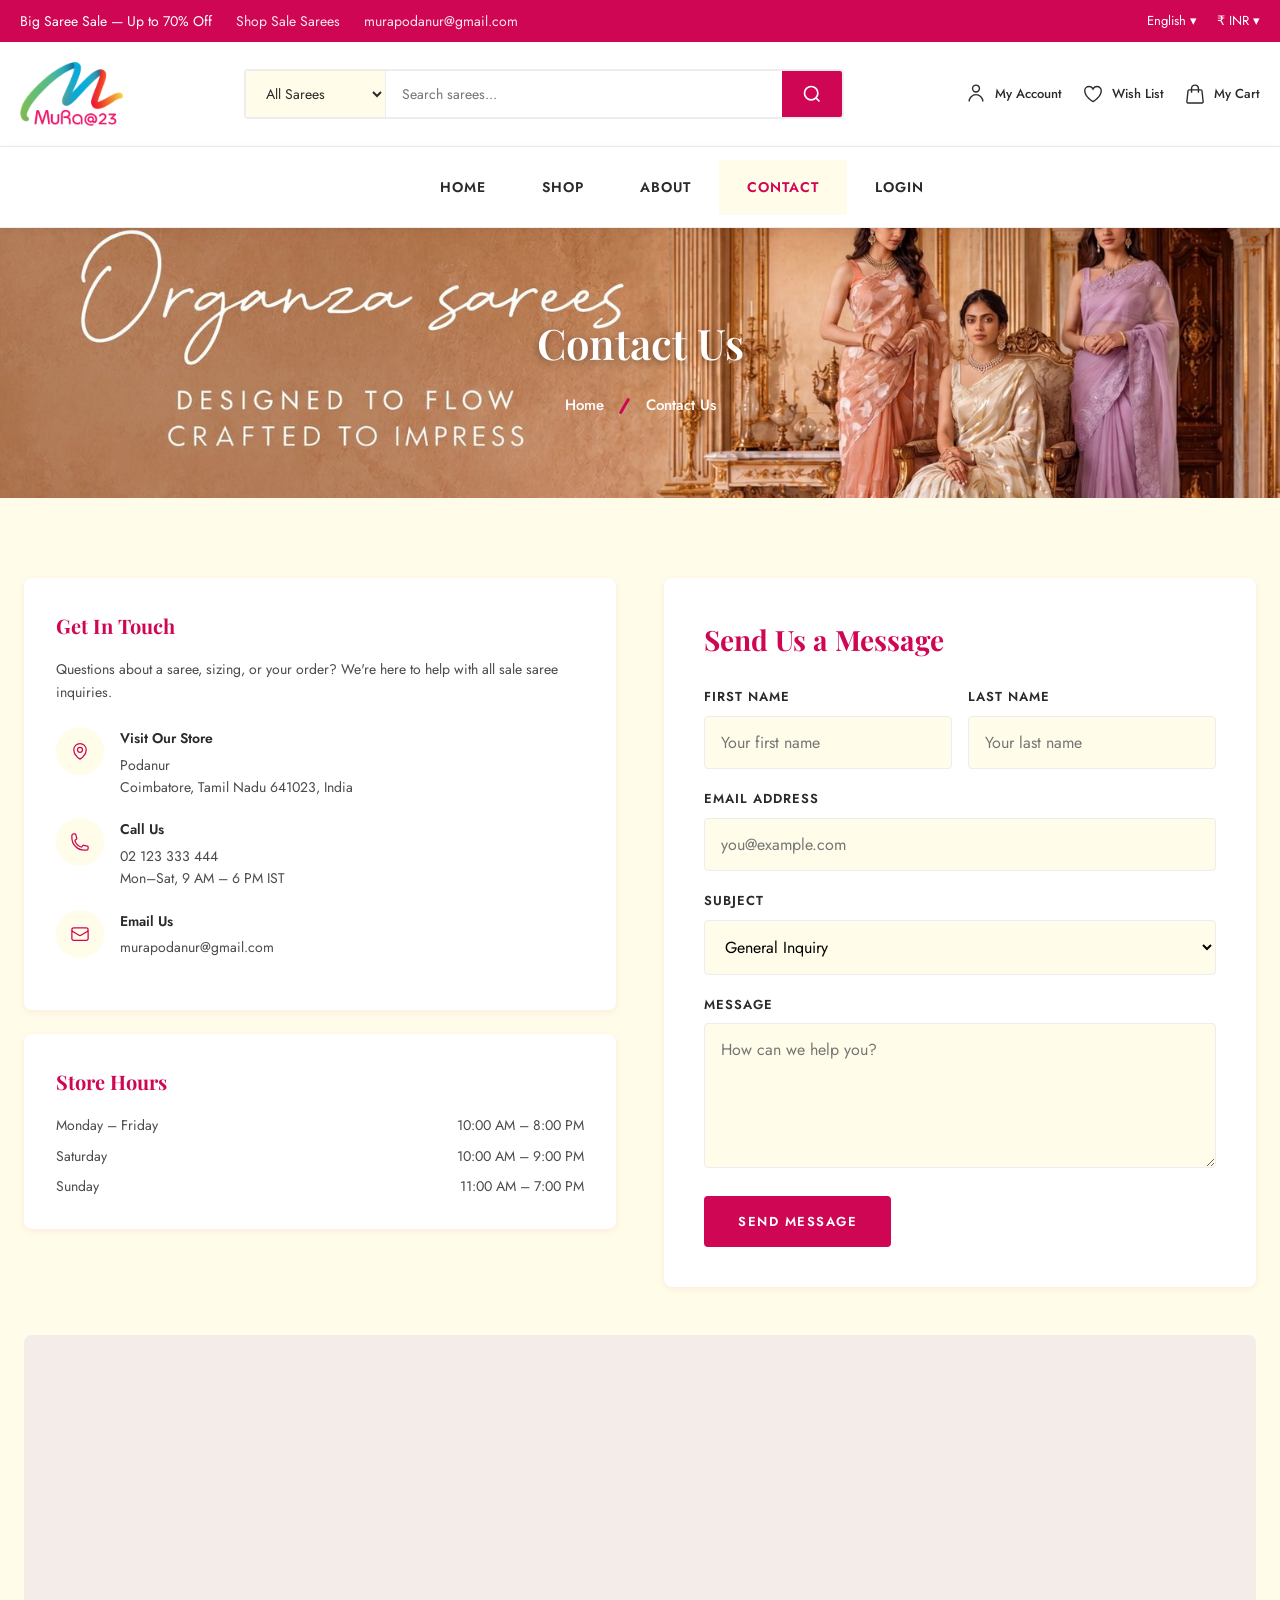
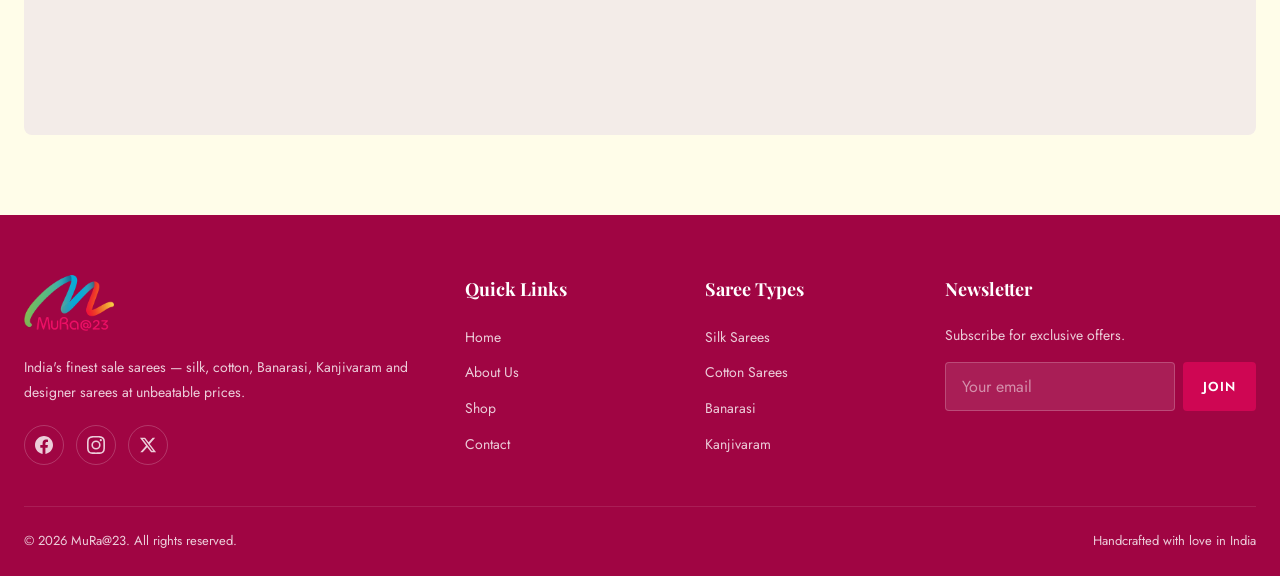
<file: contact.html>
<!DOCTYPE html>
<html lang="en">
<head>
  <meta charset="UTF-8">
  <meta name="viewport" content="width=device-width, initial-scale=1.0">
  <title>Contact — MuRa@23 Sale Sarees</title>
  <link rel="icon" href="images/mura-newlogo.png" type="image/png">
  <link rel="preconnect" href="https://fonts.googleapis.com">
  <link rel="preconnect" href="https://fonts.gstatic.com" crossorigin>
  <link href="https://fonts.googleapis.com/css2?family=Jost:wght@300;400;500;600;700&family=Playfair+Display:wght@400;500;600;700&display=swap" rel="stylesheet">
  <link rel="stylesheet" href="css/style.css">
  <link rel="stylesheet" href="css/header.css">
  <link rel="stylesheet" href="css/responsive.css">
  <link rel="preload" as="image" href="images/banners/banner-contact.jpg" fetchpriority="high">
  <style>:root { --font-body: 'Jost', sans-serif; --font-heading: 'Playfair Display', serif; }</style>
</head>
<body data-page="contact">

  <div id="site-header-mount"></div>
  <script src="js/site-header.js"></script>

  <section class="breadcrumb__section">
    <div class="breadcrumb__bg">
      <img class="breadcrumb__bg-image" src="images/banners/banner-contact.jpg" alt="" width="1600" height="334" decoding="async" fetchpriority="high">
      <div class="container">
        <div class="breadcrumb__content">
          <h1 class="breadcrumb__content--title">Contact Us</h1>
          <ul class="breadcrumb__content--menu">
            <li class="breadcrumb__content--menu__items"><a href="index.html">Home</a></li>
            <li class="breadcrumb__content--menu__items"><span>Contact Us</span></li>
          </ul>
        </div>
      </div>
    </div>
  </section>

  <section class="section">
    <div class="container">
      <div class="contact-grid">
        <div>
          <div class="contact-info-card">
            <h3>Get In Touch</h3>
            <p style="color:var(--color-text-muted);font-size:14px;margin-bottom:24px">Questions about a saree, sizing, or your order? We're here to help with all sale saree inquiries.</p>

            <div class="contact-item">
              <div class="contact-icon">
                <svg width="20" height="20" fill="none" stroke="currentColor" stroke-width="1.5" viewBox="0 0 24 24"><path stroke-linecap="round" stroke-linejoin="round" d="M15 10.5a3 3 0 11-6 0 3 3 0 016 0z"/><path stroke-linecap="round" stroke-linejoin="round" d="M19.5 10.5c0 7.142-7.5 11.25-7.5 11.25S4.5 17.642 4.5 10.5a7.5 7.5 0 1115 0z"/></svg>
              </div>
              <div>
                <h4>Visit Our Store</h4>
                <p>Podanur<br>Coimbatore, Tamil Nadu 641023, India</p>
              </div>
            </div>

            <div class="contact-item">
              <div class="contact-icon">
                <svg width="20" height="20" fill="none" stroke="currentColor" stroke-width="1.5" viewBox="0 0 24 24"><path stroke-linecap="round" stroke-linejoin="round" d="M2.25 6.75c0 8.284 6.716 15 15 15h2.25a2.25 2.25 0 002.25-2.25v-1.372c0-.516-.351-.966-.852-1.091l-4.423-1.106c-.44-.11-.902.055-1.173.417l-.97 1.293c-.282.376-.769.542-1.21.38a12.035 12.035 0 01-7.143-7.143c-.162-.441.004-.928.38-1.21l1.293-.97c.363-.271.527-.734.417-1.173L6.963 3.102a1.125 1.125 0 00-1.091-.852H4.5A2.25 2.25 0 002.25 4.5v2.25z"/></svg>
              </div>
              <div>
                <h4>Call Us</h4>
                <p><a href="tel:02123333444">02 123 333 444</a><br>Mon–Sat, 9 AM – 6 PM IST</p>
              </div>
            </div>

            <div class="contact-item">
              <div class="contact-icon">
                <svg width="20" height="20" fill="none" stroke="currentColor" stroke-width="1.5" viewBox="0 0 24 24"><path stroke-linecap="round" stroke-linejoin="round" d="M21.75 6.75v10.5a2.25 2.25 0 01-2.25 2.25h-15a2.25 2.25 0 01-2.25-2.25V6.75m19.5 0A2.25 2.25 0 0019.5 4.5h-15a2.25 2.25 0 00-2.25 2.25m19.5 0v.243a2.25 2.25 0 01-1.07 1.916l-7.5 4.615a2.25 2.25 0 01-2.36 0L3.32 8.91a2.25 2.25 0 01-1.07-1.916V6.75"/></svg>
              </div>
              <div>
                <h4>Email Us</h4>
                <p><a href="mailto:murapodanur@gmail.com">murapodanur@gmail.com</a></p>
              </div>
            </div>
          </div>

          <div class="contact-info-card">
            <h3>Store Hours</h3>
            <div style="font-size:14px;color:var(--color-text-muted)">
              <p style="display:flex;justify-content:space-between;margin-bottom:8px"><span>Monday – Friday</span><span>10:00 AM – 8:00 PM</span></p>
              <p style="display:flex;justify-content:space-between;margin-bottom:8px"><span>Saturday</span><span>10:00 AM – 9:00 PM</span></p>
              <p style="display:flex;justify-content:space-between"><span>Sunday</span><span>11:00 AM – 7:00 PM</span></p>
            </div>
          </div>
        </div>

        <div class="contact-form-card">
          <h2>Send Us a Message</h2>
          <form id="contact-form">
            <div class="form-row">
              <div class="form-group">
                <label for="first-name">First Name</label>
                <input type="text" id="first-name" class="form-control" placeholder="Your first name" required>
              </div>
              <div class="form-group">
                <label for="last-name">Last Name</label>
                <input type="text" id="last-name" class="form-control" placeholder="Your last name" required>
              </div>
            </div>
            <div class="form-group">
              <label for="contact-email">Email Address</label>
              <input type="email" id="contact-email" class="form-control" placeholder="you@example.com" required>
            </div>
            <div class="form-group">
              <label for="subject">Subject</label>
              <select id="subject" class="form-control">
                <option>General Inquiry</option>
                <option>Order Support</option>
                <option>Returns & Exchanges</option>
                <option>Wholesale / Partnership</option>
                <option>Other</option>
              </select>
            </div>
            <div class="form-group">
              <label for="message">Message</label>
              <textarea id="message" class="form-control" rows="5" placeholder="How can we help you?" required></textarea>
            </div>
            <button type="submit" class="btn btn-primary">Send Message</button>
          </form>
        </div>
      </div>

      <div class="map-container">
        <iframe src="https://maps.google.com/maps?q=Podanur%20Coimbatore%20Tamil%20Nadu&t=&z=15&ie=UTF8&iwloc=&output=embed" allowfullscreen loading="lazy" referrerpolicy="no-referrer-when-downgrade" title="MuRa@23 Store Location"></iframe>
      </div>
    </div>
  </section>

  <footer class="footer">
    <div class="container">
      <div class="footer-grid">
        <div class="footer-brand">
          <a href="index.html" class="logo footer-logo" aria-label="MuRa@23">
            <img src="images/mura-newlogo.png" alt="MuRa@23" width="108" height="67" loading="lazy" decoding="async">
          </a>
          <p>India's finest sale sarees — silk, cotton, Banarasi, Kanjivaram and designer sarees at unbeatable prices.</p>
          <div class="social-links">
            <a href="#" aria-label="Facebook"><svg width="18" height="18" fill="currentColor" viewBox="0 0 24 24"><path d="M24 12.073c0-6.627-5.373-12-12-12s-12 5.373-12 12c0 5.99 4.388 10.954 10.125 11.854v-8.385H7.078v-3.47h3.047V9.43c0-3.007 1.792-4.669 4.533-4.669 1.312 0 2.686.235 2.686.235v2.953H15.83c-1.491 0-1.956.925-1.956 1.874v2.25h3.328l-.532 3.47h-2.796v8.385C19.612 23.027 24 18.062 24 12.073z"/></svg></a>
            <a href="#" aria-label="Instagram"><svg width="18" height="18" fill="currentColor" viewBox="0 0 24 24"><path d="M12 2.163c3.204 0 3.584.012 4.85.07 3.252.148 4.771 1.691 4.919 4.919.058 1.265.069 1.645.069 4.849 0 3.205-.012 3.584-.069 4.849-.149 3.225-1.664 4.771-4.919 4.919-1.266.058-1.644.07-4.85.07-3.204 0-3.584-.012-4.849-.07-3.26-.149-4.771-1.699-4.919-4.92-.058-1.265-.07-1.644-.07-4.849 0-3.204.013-3.583.07-4.849.149-3.227 1.664-4.771 4.919-4.919 1.266-.057 1.645-.069 4.849-.069zM12 0C8.741 0 8.333.014 7.053.072 2.695.272.273 2.69.073 7.052.014 8.333 0 8.741 0 12c0 3.259.014 3.668.072 4.948.2 4.358 2.618 6.78 6.98 6.98C8.333 23.986 8.741 24 12 24c3.259 0 3.668-.014 4.948-.072 4.354-.2 6.782-2.618 6.979-6.98.059-1.28.073-1.689.073-4.948 0-3.259-.014-3.667-.072-4.947-.196-4.354-2.617-6.78-6.979-6.98C15.668.014 15.259 0 12 0zm0 5.838a6.162 6.162 0 100 12.324 6.162 6.162 0 000-12.324zM12 16a4 4 0 110-8 4 4 0 010 8zm6.406-11.845a1.44 1.44 0 100 2.881 1.44 1.44 0 000-2.881z"/></svg></a>
            <a href="#" aria-label="Twitter"><svg width="18" height="18" fill="currentColor" viewBox="0 0 24 24"><path d="M18.244 2.25h3.308l-7.227 8.26 8.502 11.24H16.17l-5.214-6.817L4.99 21.75H1.68l7.73-8.835L1.254 2.25H8.08l4.713 6.231zm-1.161 17.52h1.833L7.084 4.126H5.117z"/></svg></a>
          </div>
        </div>
        <div class="footer-col">
          <h4>Quick Links</h4>
          <ul>
            <li><a href="index.html">Home</a></li>
            <li><a href="about.html">About Us</a></li>
            <li><a href="shop.html">Shop</a></li>
            <li><a href="contact.html">Contact</a></li>
          </ul>
        </div>
        <div class="footer-col">
          <h4>Saree Types</h4>
          <ul>
            <li><a href="shop.html">Silk Sarees</a></li>
            <li><a href="shop.html">Cotton Sarees</a></li>
            <li><a href="shop.html">Banarasi</a></li>
            <li><a href="shop.html">Kanjivaram</a></li>
          </ul>
        </div>
        <div class="footer-col">
          <h4>Newsletter</h4>
          <p style="font-size:14px;margin-bottom:8px">Subscribe for exclusive offers.</p>
          <form class="newsletter-form">
            <input type="email" placeholder="Your email" required>
            <button type="submit">Join</button>
          </form>
        </div>
      </div>
      <div class="footer-bottom">
        <p>&copy; 2026 MuRa@23. All rights reserved.</p>
        <p>Handcrafted with love in India</p>
      </div>
    </div>
  </footer>

  <script src="js/main.js"></script>
</body>
</html>
</file>
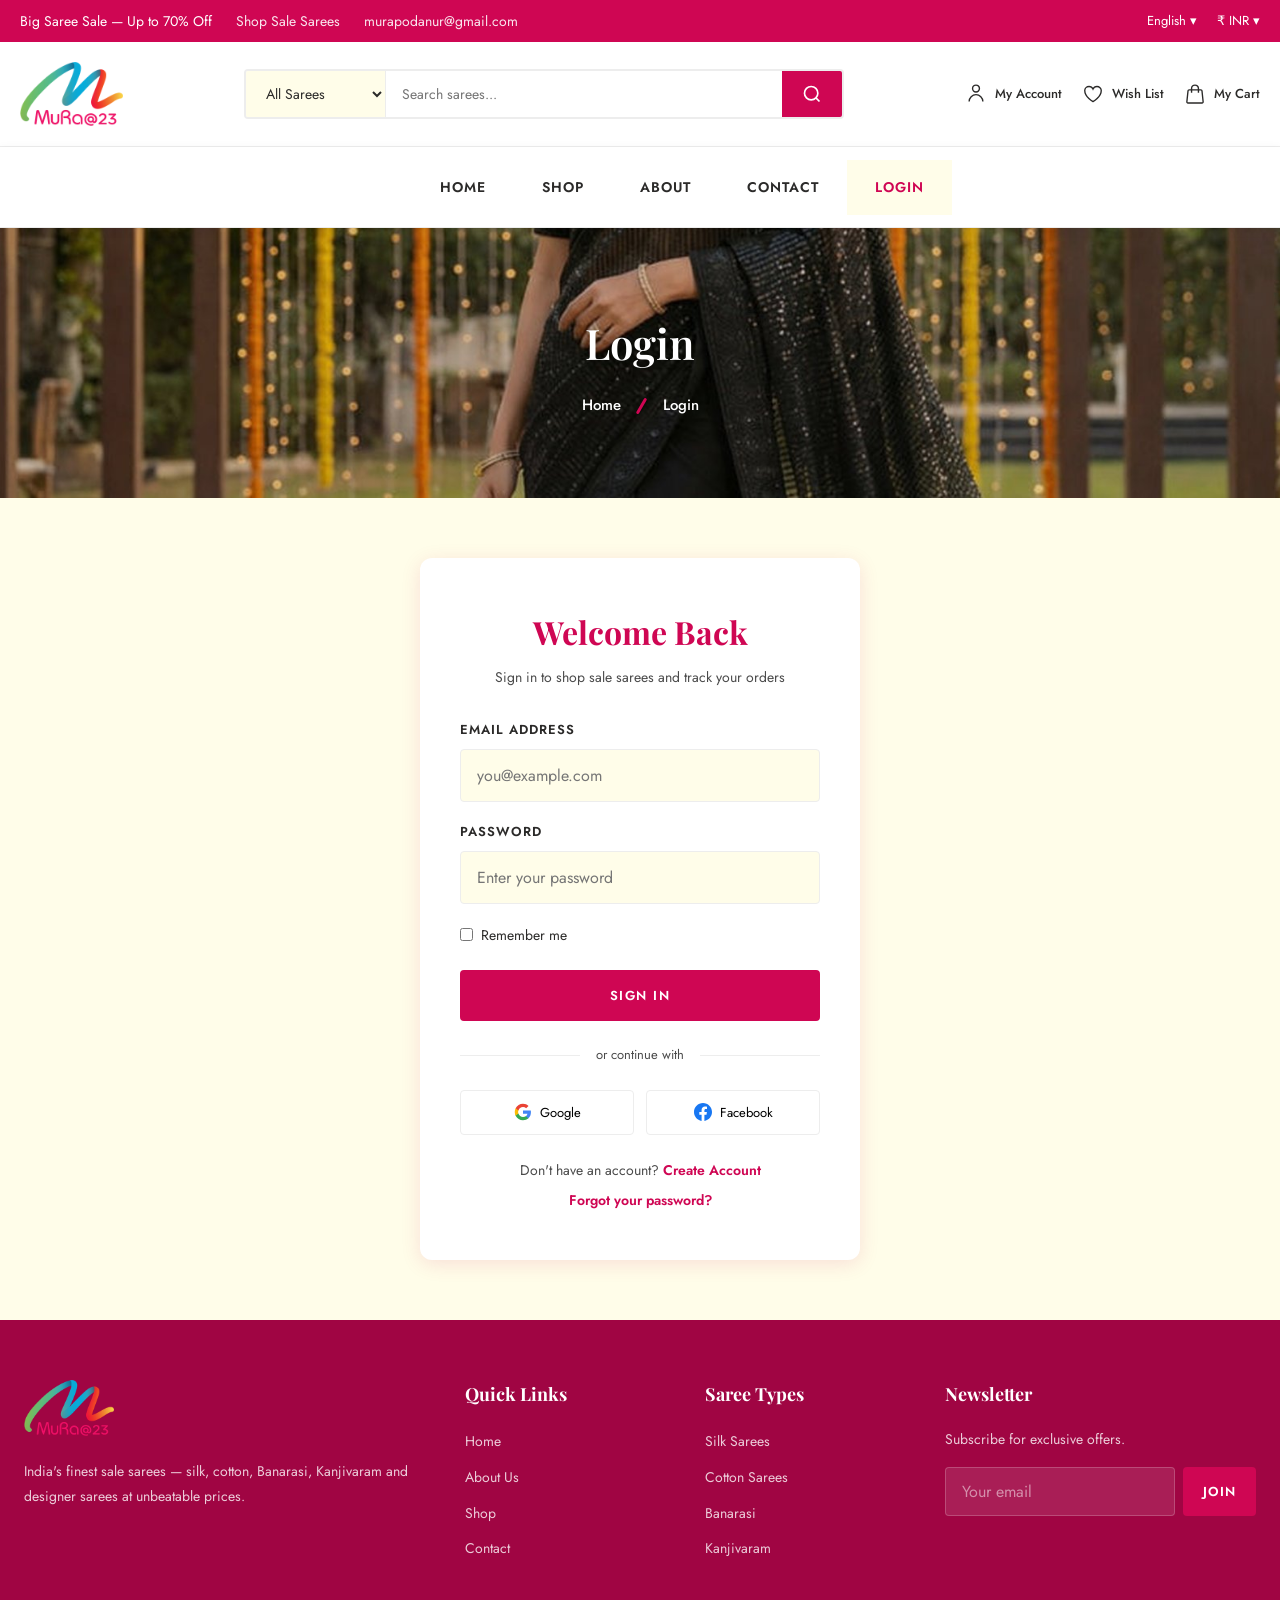
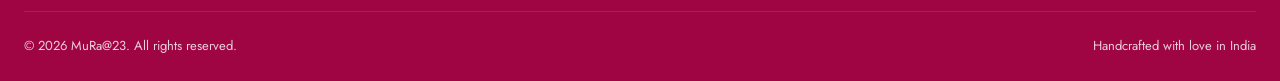
<file: login.html>
<!DOCTYPE html>
<html lang="en">
<head>
  <meta charset="UTF-8">
  <meta name="viewport" content="width=device-width, initial-scale=1.0">
  <title>Login — MuRa@23 Sale Sarees</title>
  <link rel="icon" href="images/mura-newlogo.png" type="image/png">
  <link rel="preconnect" href="https://fonts.googleapis.com">
  <link rel="preconnect" href="https://fonts.gstatic.com" crossorigin>
  <link href="https://fonts.googleapis.com/css2?family=Jost:wght@300;400;500;600;700&family=Playfair+Display:wght@400;500;600;700&display=swap" rel="stylesheet">
  <link rel="stylesheet" href="css/style.css">
  <link rel="stylesheet" href="css/header.css">
  <link rel="stylesheet" href="css/responsive.css">
  <link rel="preload" as="image" href="images/banners/banner-login.jpg" fetchpriority="high">
  <style>:root { --font-body: 'Jost', sans-serif; --font-heading: 'Playfair Display', serif; }</style>
</head>
<body data-page="login">

  <div id="site-header-mount"></div>
  <script src="js/site-header.js"></script>

  <section class="breadcrumb__section">
    <div class="breadcrumb__bg">
      <img class="breadcrumb__bg-image" src="images/banners/banner-login.jpg" alt="" width="1600" height="334" decoding="async" fetchpriority="high">
      <div class="container">
        <div class="breadcrumb__content">
          <h1 class="breadcrumb__content--title">Login</h1>
          <ul class="breadcrumb__content--menu">
            <li class="breadcrumb__content--menu__items"><a href="index.html">Home</a></li>
            <li class="breadcrumb__content--menu__items"><span>Login</span></li>
          </ul>
        </div>
      </div>
    </div>
  </section>

  <section class="auth-section">
    <div class="auth-card">
      <h2 class="auth-title">Welcome Back</h2>
      <p class="auth-subtitle">Sign in to shop sale sarees and track your orders</p>

      <form id="login-form">
        <div class="form-group">
          <label for="email">Email Address</label>
          <input type="email" id="email" class="form-control" placeholder="you@example.com" required>
        </div>
        <div class="form-group">
          <label for="password">Password</label>
          <input type="password" id="password" class="form-control" placeholder="Enter your password" required>
        </div>
        <div class="form-check">
          <input type="checkbox" id="remember">
          <label for="remember">Remember me</label>
        </div>
        <button type="submit" class="btn btn-primary">Sign In</button>
      </form>

      <div class="auth-divider">or continue with</div>

      <div class="social-login">
        <button class="social-btn" type="button">
          <svg width="18" height="18" viewBox="0 0 24 24"><path fill="#4285F4" d="M22.56 12.25c0-.78-.07-1.53-.2-2.25H12v4.26h5.92a5.06 5.06 0 01-2.2 3.32v2.77h3.57c2.08-1.92 3.28-4.74 3.28-8.1z"/><path fill="#34A853" d="M12 23c2.97 0 5.46-.98 7.28-2.66l-3.57-2.77c-.98.66-2.23 1.06-3.71 1.06-2.86 0-5.29-1.93-6.16-4.53H2.18v2.84C3.99 20.53 7.7 23 12 23z"/><path fill="#FBBC05" d="M5.84 14.09c-.22-.66-.35-1.36-.35-2.09s.13-1.43.35-2.09V7.07H2.18C1.43 8.55 1 10.22 1 12s.43 3.45 1.18 4.93l2.85-2.22.81-.62z"/><path fill="#EA4335" d="M12 5.38c1.62 0 3.06.56 4.21 1.64l3.15-3.15C17.45 2.09 14.97 1 12 1 7.7 1 3.99 3.47 2.18 7.07l3.66 2.84c.87-2.6 3.3-4.53 6.16-4.53z"/></svg>
          Google
        </button>
        <button class="social-btn" type="button">
          <svg width="18" height="18" fill="#1877F2" viewBox="0 0 24 24"><path d="M24 12.073c0-6.627-5.373-12-12-12s-12 5.373-12 12c0 5.99 4.388 10.954 10.125 11.854v-8.385H7.078v-3.47h3.047V9.43c0-3.007 1.792-4.669 4.533-4.669 1.312 0 2.686.235 2.686.235v2.953H15.83c-1.491 0-1.956.925-1.956 1.874v2.25h3.328l-.532 3.47h-2.796v8.385C19.612 23.027 24 18.062 24 12.073z"/></svg>
          Facebook
        </button>
      </div>

      <p class="auth-footer">
        Don't have an account? <a href="#">Create Account</a>
      </p>
      <p class="auth-footer" style="margin-top:8px">
        <a href="#">Forgot your password?</a>
      </p>
    </div>
  </section>

  <footer class="footer">
    <div class="container">
      <div class="footer-grid">
        <div class="footer-brand">
          <a href="index.html" class="logo footer-logo" aria-label="MuRa@23">
            <img src="images/mura-newlogo.png" alt="MuRa@23" width="108" height="67" loading="lazy" decoding="async">
          </a>
          <p>India's finest sale sarees — silk, cotton, Banarasi, Kanjivaram and designer sarees at unbeatable prices.</p>
        </div>
        <div class="footer-col">
          <h4>Quick Links</h4>
          <ul>
            <li><a href="index.html">Home</a></li>
            <li><a href="about.html">About Us</a></li>
            <li><a href="shop.html">Shop</a></li>
            <li><a href="contact.html">Contact</a></li>
          </ul>
        </div>
        <div class="footer-col">
          <h4>Saree Types</h4>
          <ul>
            <li><a href="shop.html">Silk Sarees</a></li>
            <li><a href="shop.html">Cotton Sarees</a></li>
            <li><a href="shop.html">Banarasi</a></li>
            <li><a href="shop.html">Kanjivaram</a></li>
          </ul>
        </div>
        <div class="footer-col">
          <h4>Newsletter</h4>
          <p style="font-size:14px;margin-bottom:8px">Subscribe for exclusive offers.</p>
          <form class="newsletter-form">
            <input type="email" placeholder="Your email" required>
            <button type="submit">Join</button>
          </form>
        </div>
      </div>
      <div class="footer-bottom">
        <p>&copy; 2026 MuRa@23. All rights reserved.</p>
        <p>Handcrafted with love in India</p>
      </div>
    </div>
  </footer>

  <script src="js/main.js"></script>
</body>
</html>
</file>
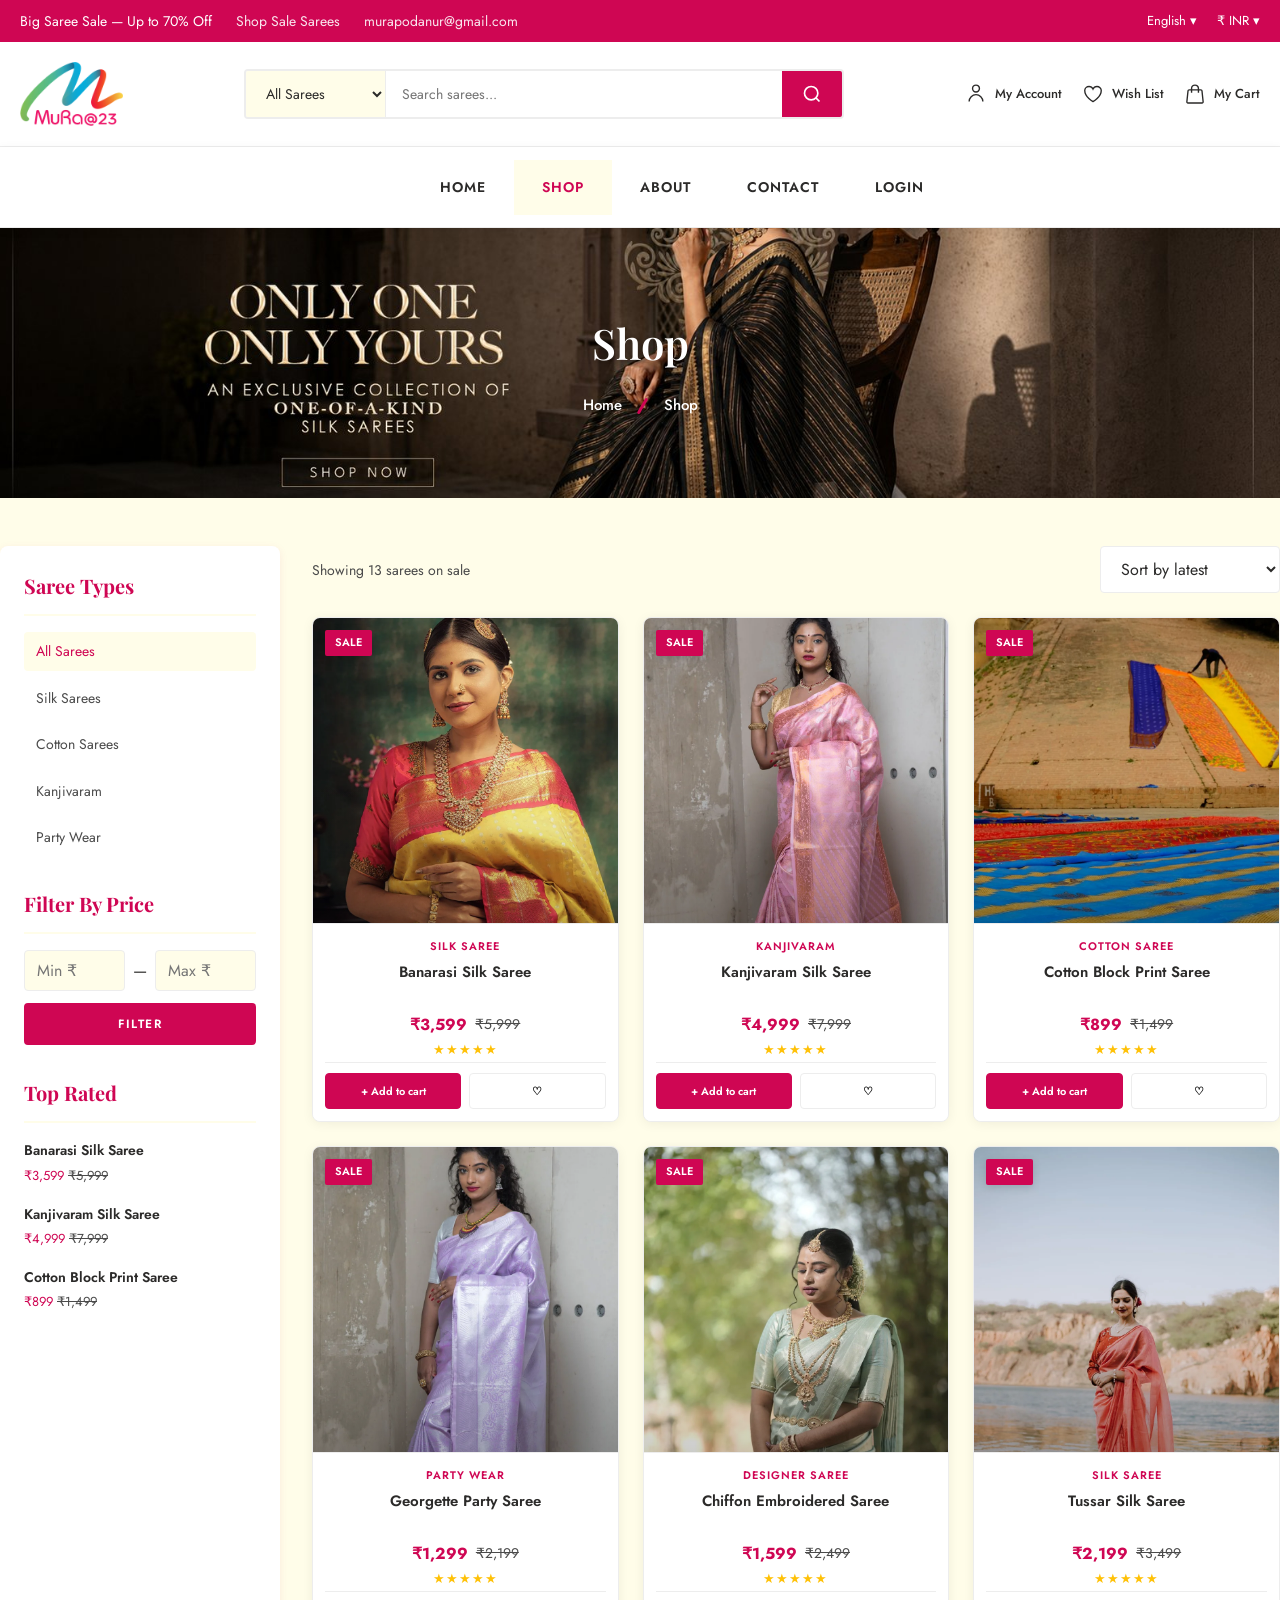
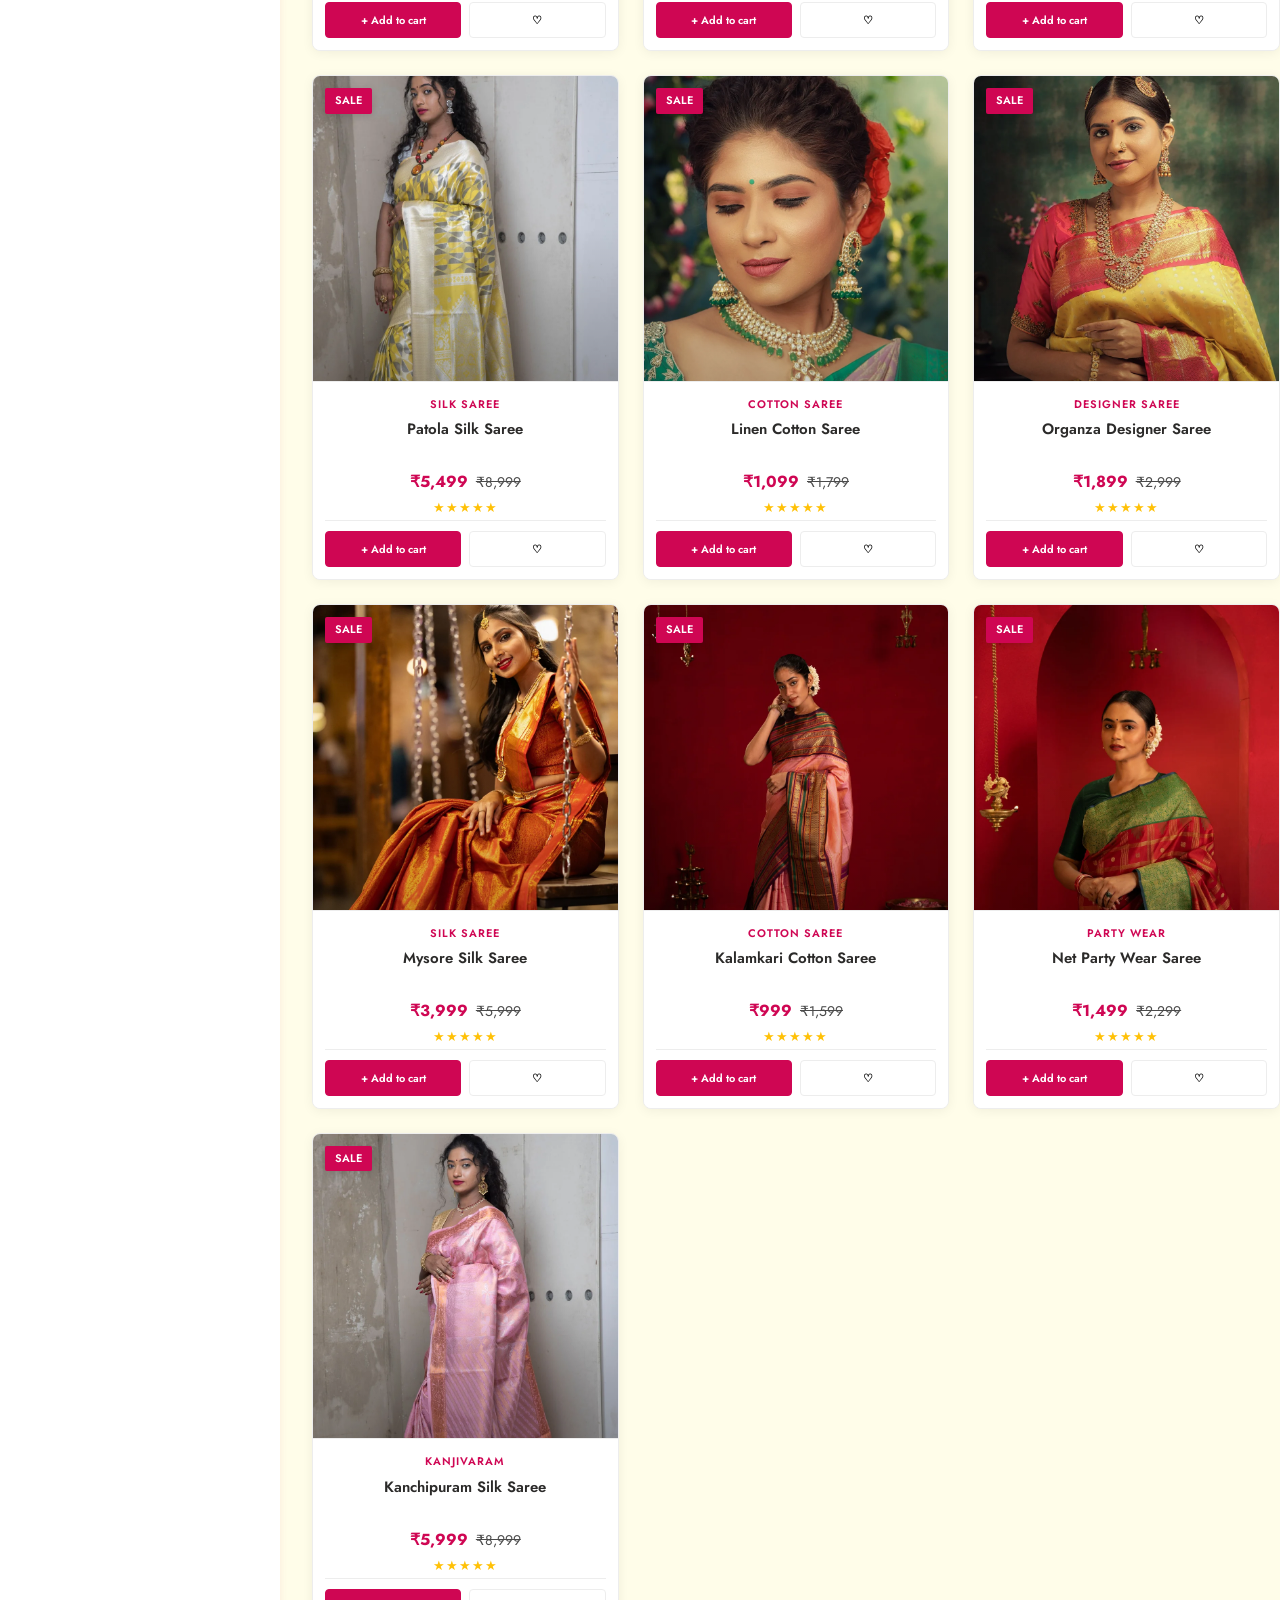
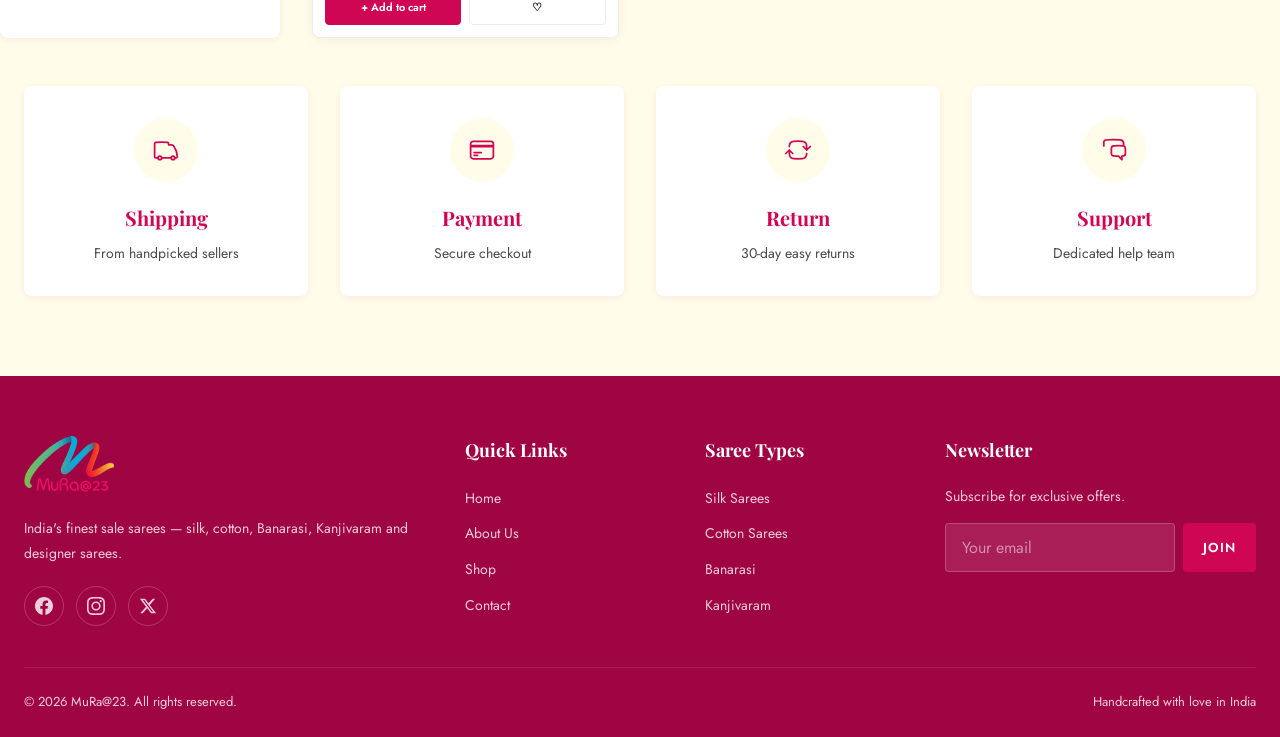
<file: shop.html>
<!DOCTYPE html>
<html lang="en">
<head>
  <meta charset="UTF-8">
  <meta name="viewport" content="width=device-width, initial-scale=1.0">
  <title>Shop — MuRa@23</title>
  <link rel="icon" href="images/mura-newlogo.png" type="image/png">
  <link rel="preconnect" href="https://fonts.googleapis.com">
  <link rel="preconnect" href="https://fonts.gstatic.com" crossorigin>
  <link href="https://fonts.googleapis.com/css2?family=Jost:wght@300;400;500;600;700&family=Playfair+Display:wght@400;500;600;700&display=swap" rel="stylesheet">
  <link rel="stylesheet" href="css/style.css">
  <link rel="stylesheet" href="css/header.css">
  <link rel="stylesheet" href="css/home.css">
  <link rel="stylesheet" href="css/responsive.css">
  <link rel="preload" as="image" href="images/banners/banner-shop.jpg" fetchpriority="high">
  <style>:root { --font-body: 'Jost', sans-serif; --font-heading: 'Playfair Display', serif; }</style>
</head>
<body data-page="shop">

  <div id="site-header-mount"></div>
  <script src="js/site-header.js"></script>

  <section class="breadcrumb__section">
    <div class="breadcrumb__bg">
      <img class="breadcrumb__bg-image" src="images/banners/banner-shop.jpg" alt="" width="1600" height="334" decoding="async" fetchpriority="high">
      <div class="container">
        <div class="breadcrumb__content">
          <h1 class="breadcrumb__content--title">Shop</h1>
          <ul class="breadcrumb__content--menu">
            <li class="breadcrumb__content--menu__items"><a href="index.html">Home</a></li>
            <li class="breadcrumb__content--menu__items"><span>Shop</span></li>
          </ul>
        </div>
      </div>
    </div>
  </section>

  <div class="container shop-layout">
    <button class="shop-filter-toggle" type="button" aria-expanded="false" aria-label="Open filters">
      <svg width="18" height="18" fill="none" stroke="currentColor" stroke-width="2" viewBox="0 0 24 24"><path d="M4 6h16M4 12h10M4 18h16"/></svg>
      Filters &amp; Categories
    </button>
    <aside class="shop-sidebar">
      <div class="shop-sidebar-header">
        <h3 class="shop-sidebar-title">Filters</h3>
        <button class="shop-sidebar-close" type="button" aria-label="Close filters">
          <svg width="18" height="18" fill="none" stroke="currentColor" stroke-width="2" viewBox="0 0 24 24"><path d="M6 6l12 12M18 6L6 18"/></svg>
        </button>
      </div>
      <div class="shop-sidebar-body">
      <h3 class="sidebar-title">Saree Types</h3>
      <ul class="sidebar-list">
        <li><a href="#" data-category="all" class="active">All Sarees</a></li>
        <li><a href="#" data-category="silk">Silk Sarees</a></li>
        <li><a href="#" data-category="cotton">Cotton Sarees</a></li>
        <li><a href="#" data-category="kanjivaram">Kanjivaram</a></li>
        <li><a href="#" data-category="party">Party Wear</a></li>
      </ul>

      <h3 class="sidebar-title" style="margin-top:32px">Filter By Price</h3>
      <div class="price-filter">
        <input type="number" id="price-min" placeholder="Min ₹" min="0">
        <span>—</span>
        <input type="number" id="price-max" placeholder="Max ₹" min="0">
      </div>
      <button class="btn btn-primary btn-sm price-filter-btn" style="width:100%">Filter</button>

      <h3 class="sidebar-title" style="margin-top:32px">Top Rated</h3>
      <div style="margin-bottom:16px">
        <p style="font-size:14px;font-weight:600;margin-bottom:4px">Banarasi Silk Saree</p>
        <p style="font-size:13px;color:var(--color-primary)">₹3,599 <span style="text-decoration:line-through;color:var(--color-text-muted)">₹5,999</span></p>
      </div>
      <div style="margin-bottom:16px">
        <p style="font-size:14px;font-weight:600;margin-bottom:4px">Kanjivaram Silk Saree</p>
        <p style="font-size:13px;color:var(--color-primary)">₹4,999 <span style="text-decoration:line-through;color:var(--color-text-muted)">₹7,999</span></p>
      </div>
      <div>
        <p style="font-size:14px;font-weight:600;margin-bottom:4px">Cotton Block Print Saree</p>
        <p style="font-size:13px;color:var(--color-primary)">₹899 <span style="text-decoration:line-through;color:var(--color-text-muted)">₹1,499</span></p>
      </div>
      </div>
    </aside>

    <div class="shop-main">
      <div class="shop-toolbar">
        <p class="shop-results">Showing 15 sarees on sale</p>
        <div class="shop-sort">
          <select>
            <option value="latest">Sort by latest</option>
            <option value="price-low">Price: Low to High</option>
            <option value="price-high">Price: High to Low</option>
            <option value="name">Sort by name</option>
          </select>
        </div>
      </div>

      <div class="shop-products" data-render="sarees"></div>
    </div>
  </div>

  <section class="section" style="padding-top:0">
    <div class="container">
      <div class="features-grid">
        <div class="feature-card">
          <div class="feature-icon"><svg fill="none" stroke="currentColor" stroke-width="1.5" viewBox="0 0 24 24"><path stroke-linecap="round" stroke-linejoin="round" d="M8.25 18.75a1.5 1.5 0 01-3 0m3 0a1.5 1.5 0 00-3 0m3 0h6m-9 0H3.375a1.125 1.125 0 01-1.125-1.125V14.25m17.25 4.5a1.5 1.5 0 01-3 0m3 0a1.5 1.5 0 00-3 0m3 0h1.125c.621 0 1.129-.504 1.09-1.124a17.902 17.902 0 00-3.213-9.193 2.056 2.056 0 00-1.58-.86H14.25M16.5 18.75h-2.25m0-11.177v-.958c0-.568-.422-1.048-.987-1.106a48.554 48.554 0 00-10.026 0 1.106 1.106 0 00-.987 1.106v7.635"/></svg></div>
          <h3 class="feature-title">Shipping</h3>
          <p class="feature-text">From handpicked sellers</p>
        </div>
        <div class="feature-card">
          <div class="feature-icon"><svg fill="none" stroke="currentColor" stroke-width="1.5" viewBox="0 0 24 24"><path stroke-linecap="round" stroke-linejoin="round" d="M2.25 8.25h19.5M2.25 9h19.5m-16.5 5.25h6m-6 2.25h3m-3.75 3h15a2.25 2.25 0 002.25-2.25V6.75A2.25 2.25 0 0019.5 4.5h-15a2.25 2.25 0 00-2.25 2.25v10.5A2.25 2.25 0 004.5 19.5z"/></svg></div>
          <h3 class="feature-title">Payment</h3>
          <p class="feature-text">Secure checkout</p>
        </div>
        <div class="feature-card">
          <div class="feature-icon"><svg fill="none" stroke="currentColor" stroke-width="1.5" viewBox="0 0 24 24"><path stroke-linecap="round" stroke-linejoin="round" d="M19.5 12c0-1.232-.046-2.453-.138-3.662a4.006 4.006 0 00-3.7-3.7 48.678 48.678 0 00-7.324 0 4.006 4.006 0 00-3.7 3.7c-.017.22-.032.441-.046.662M19.5 12l3-3m-3 3l-3-3m-12 3c0 1.232.046 2.453.138 3.662a4.006 4.006 0 003.7 3.7 48.656 48.656 0 007.324 0 4.006 4.006 0 003.7-3.7c.017-.22.032-.441.046-.662M4.5 12l3 3m-3-3l-3 3"/></svg></div>
          <h3 class="feature-title">Return</h3>
          <p class="feature-text">30-day easy returns</p>
        </div>
        <div class="feature-card">
          <div class="feature-icon"><svg fill="none" stroke="currentColor" stroke-width="1.5" viewBox="0 0 24 24"><path stroke-linecap="round" stroke-linejoin="round" d="M20.25 8.511c.884.284 1.5 1.128 1.5 2.097v4.286c0 1.136-.847 2.1-1.98 2.193-.34.027-.68.052-1.02.072v3.091l-3-3c-1.354 0-2.694-.055-4.02-.163a2.115 2.115 0 01-.825-.242m9.345-8.334a2.126 2.126 0 00-.476-.095 48.64 48.64 0 00-8.048 0c-1.131.094-1.976 1.057-1.976 2.192v4.286c0 .837.46 1.58 1.155 1.951m9.345-8.334V6.637c0-1.621-1.152-3.026-2.76-3.235A48.455 48.455 0 0011.25 3c-2.115 0-4.198.15-6.24.43-.813.108-1.745.832-1.745 1.951v3.135"/></svg></div>
          <h3 class="feature-title">Support</h3>
          <p class="feature-text">Dedicated help team</p>
        </div>
      </div>
    </div>
  </section>

  <footer class="footer">
    <div class="container">
      <div class="footer-grid">
        <div class="footer-brand">
          <a href="index.html" class="logo footer-logo" aria-label="MuRa@23">
            <img src="images/mura-newlogo.png" alt="MuRa@23" width="108" height="67" loading="lazy" decoding="async">
          </a>
          <p>India's finest sale sarees — silk, cotton, Banarasi, Kanjivaram and designer sarees.</p>
          <div class="social-links">
            <a href="#" aria-label="Facebook"><svg width="18" height="18" fill="currentColor" viewBox="0 0 24 24"><path d="M24 12.073c0-6.627-5.373-12-12-12s-12 5.373-12 12c0 5.99 4.388 10.954 10.125 11.854v-8.385H7.078v-3.47h3.047V9.43c0-3.007 1.792-4.669 4.533-4.669 1.312 0 2.686.235 2.686.235v2.953H15.83c-1.491 0-1.956.925-1.956 1.874v2.25h3.328l-.532 3.47h-2.796v8.385C19.612 23.027 24 18.062 24 12.073z"/></svg></a>
            <a href="#" aria-label="Instagram"><svg width="18" height="18" fill="currentColor" viewBox="0 0 24 24"><path d="M12 2.163c3.204 0 3.584.012 4.85.07 3.252.148 4.771 1.691 4.919 4.919.058 1.265.069 1.645.069 4.849 0 3.205-.012 3.584-.069 4.849-.149 3.225-1.664 4.771-4.919 4.919-1.266.058-1.644.07-4.85.07-3.204 0-3.584-.012-4.849-.07-3.26-.149-4.771-1.699-4.919-4.92-.058-1.265-.07-1.644-.07-4.849 0-3.204.013-3.583.07-4.849.149-3.227 1.664-4.771 4.919-4.919 1.266-.057 1.645-.069 4.849-.069zM12 0C8.741 0 8.333.014 7.053.072 2.695.272.273 2.69.073 7.052.014 8.333 0 8.741 0 12c0 3.259.014 3.668.072 4.948.2 4.358 2.618 6.78 6.98 6.98C8.333 23.986 8.741 24 12 24c3.259 0 3.668-.014 4.948-.072 4.354-.2 6.782-2.618 6.979-6.98.059-1.28.073-1.689.073-4.948 0-3.259-.014-3.667-.072-4.947-.196-4.354-2.617-6.78-6.979-6.98C15.668.014 15.259 0 12 0zm0 5.838a6.162 6.162 0 100 12.324 6.162 6.162 0 000-12.324zM12 16a4 4 0 110-8 4 4 0 010 8zm6.406-11.845a1.44 1.44 0 100 2.881 1.44 1.44 0 000-2.881z"/></svg></a>
            <a href="#" aria-label="Twitter"><svg width="18" height="18" fill="currentColor" viewBox="0 0 24 24"><path d="M18.244 2.25h3.308l-7.227 8.26 8.502 11.24H16.17l-5.214-6.817L4.99 21.75H1.68l7.73-8.835L1.254 2.25H8.08l4.713 6.231zm-1.161 17.52h1.833L7.084 4.126H5.117z"/></svg></a>
          </div>
        </div>
        <div class="footer-col">
          <h4>Quick Links</h4>
          <ul>
            <li><a href="index.html">Home</a></li>
            <li><a href="about.html">About Us</a></li>
            <li><a href="shop.html">Shop</a></li>
            <li><a href="contact.html">Contact</a></li>
          </ul>
        </div>
        <div class="footer-col">
          <h4>Saree Types</h4>
          <ul>
            <li><a href="shop.html">Silk Sarees</a></li>
            <li><a href="shop.html">Cotton Sarees</a></li>
            <li><a href="shop.html">Banarasi</a></li>
            <li><a href="shop.html">Kanjivaram</a></li>
          </ul>
        </div>
        <div class="footer-col">
          <h4>Newsletter</h4>
          <p style="font-size:14px;margin-bottom:8px">Subscribe for exclusive offers.</p>
          <form class="newsletter-form">
            <input type="email" placeholder="Your email" required>
            <button type="submit">Join</button>
          </form>
        </div>
      </div>
      <div class="footer-bottom">
        <p>&copy; 2026 MuRa@23. All rights reserved.</p>
        <p>Handcrafted with love in India</p>
      </div>
    </div>
  </footer>

  <script src="js/sarees.js"></script>
  <script src="js/main.js"></script>
</body>
</html>
</file>
<file: css/style.css>
/* ============================================
   MuRa@23 — Brand color palette
   Pink #cf0653 | Cream #FFFDE9 | Beige #f3ece8
   ============================================ */

:root {
  --color-primary: #cf0653;
  --color-primary-dark: #a00543;
  --color-primary-light: #e80761;
  --color-secondary: #cf0653;
  --color-secondary-dark: #a00543;
  --color-cream: #FFFDE9;
  --color-cream-dark: #f3ece8;
  --color-white: #FFFFFF;
  --color-text: #2B2A29;
  --color-text-muted: #4a4a4a;
  --color-border: #ededed;
  --color-success: #cf0653;
  --font-heading: 'Playfair Display', Georgia, serif;
  --font-body: 'Lato', 'Segoe UI', sans-serif;
  --shadow-sm: 0 2px 8px rgba(207, 6, 83, 0.08);
  --shadow-md: 0 4px 20px rgba(207, 6, 83, 0.12);
  --shadow-lg: 0 8px 40px rgba(207, 6, 83, 0.16);
  --radius-sm: 4px;
  --radius-md: 8px;
  --radius-lg: 12px;
  --transition: 0.3s ease;
  --header-height: 80px;
}

*, *::before, *::after {
  box-sizing: border-box;
  margin: 0;
  padding: 0;
}

html {
  scroll-behavior: smooth;
}

body {
  font-family: var(--font-body);
  font-size: 16px;
  line-height: 1.6;
  color: var(--color-text);
  background-color: var(--color-cream);
  -webkit-font-smoothing: antialiased;
}

img {
  max-width: 100%;
  height: auto;
  display: block;
}

a {
  color: inherit;
  text-decoration: none;
  transition: color var(--transition);
}

ul {
  list-style: none;
}

button {
  cursor: pointer;
  font-family: inherit;
  border: none;
  background: none;
}

input, textarea, select {
  font-family: inherit;
  font-size: inherit;
}

.container {
  width: 100%;
  max-width: 1280px;
  margin: 0 auto;
  padding: 0 24px;
}

/* ========== Top Bar ========== */
.top-bar {
  background: var(--color-primary);
  color: var(--color-white);
  text-align: center;
  padding: 8px 16px;
  font-size: 13px;
  letter-spacing: 0.5px;
}

.top-bar a {
  color: var(--color-cream);
  text-decoration: underline;
}

/* ========== Header ========== */
.header {
  background: var(--color-white);
  position: sticky;
  top: 0;
  z-index: 1000;
  box-shadow: var(--shadow-sm);
}

.header-inner {
  display: flex;
  align-items: center;
  justify-content: space-between;
  height: var(--header-height);
  gap: 24px;
}

.logo {
  font-family: var(--font-heading);
  font-size: 28px;
  font-weight: 700;
  color: var(--color-primary);
  letter-spacing: 2px;
  white-space: nowrap;
}

.logo span {
  color: var(--color-primary);
}

.footer-logo {
  display: inline-block;
  margin-bottom: 16px;
  line-height: 0;
  transition: opacity 0.3s ease, transform 0.3s ease;
}

.footer-logo img {
  height: 56px;
  width: auto;
  object-fit: contain;
}

.footer-logo:hover {
  opacity: 0.9;
  transform: scale(1.02);
}

.nav {
  display: flex;
  align-items: center;
  gap: 32px;
}

.nav-link {
  font-size: 14px;
  font-weight: 500;
  text-transform: uppercase;
  letter-spacing: 1.5px;
  color: var(--color-text);
  position: relative;
  padding: 4px 0;
}

.nav-link::after {
  content: '';
  position: absolute;
  bottom: 0;
  left: 0;
  width: 0;
  height: 2px;
  background: var(--color-primary);
  transition: width var(--transition);
}

.nav-link:hover,
.nav-link.active {
  color: var(--color-primary);
}

.nav-link:hover::after,
.nav-link.active::after {
  width: 100%;
}

.header-actions {
  display: flex;
  align-items: center;
  gap: 16px;
}

.header-icon {
  width: 40px;
  height: 40px;
  display: flex;
  align-items: center;
  justify-content: center;
  border-radius: 50%;
  transition: background var(--transition);
  color: var(--color-text);
}

.header-icon:hover {
  background: var(--color-cream);
  color: var(--color-primary);
}

.header-icon svg {
  width: 20px;
  height: 20px;
}

.cart-count {
  position: absolute;
  top: 2px;
  right: 2px;
  background: var(--color-primary);
  color: var(--color-white);
  font-size: 10px;
  width: 18px;
  height: 18px;
  border-radius: 50%;
  display: flex;
  align-items: center;
  justify-content: center;
}

.mobile-toggle {
  display: none;
  flex-direction: column;
  gap: 5px;
  padding: 8px;
}

.mobile-toggle span {
  display: block;
  width: 24px;
  height: 2px;
  background: var(--color-text);
  transition: var(--transition);
}

/* ========== Buttons ========== */
.btn {
  display: inline-flex;
  align-items: center;
  justify-content: center;
  gap: 8px;
  padding: 14px 32px;
  font-size: 13px;
  font-weight: 600;
  text-transform: uppercase;
  letter-spacing: 1.5px;
  border-radius: var(--radius-sm);
  transition: all var(--transition);
  cursor: pointer;
  border: 2px solid transparent;
}

.btn-primary {
  background: var(--color-primary);
  color: var(--color-white);
  border-color: var(--color-primary);
}

.btn-primary:hover {
  background: var(--color-primary-dark);
  border-color: var(--color-primary-dark);
}

.btn-secondary {
  background: transparent;
  color: var(--color-primary);
  border-color: var(--color-primary);
}

.btn-secondary:hover {
  background: var(--color-primary);
  color: var(--color-white);
}

.btn-gold {
  background: var(--color-secondary);
  color: var(--color-white);
  border-color: var(--color-secondary);
}

.btn-gold:hover {
  background: var(--color-secondary-dark);
  border-color: var(--color-secondary-dark);
}

.btn-sm {
  padding: 10px 20px;
  font-size: 12px;
}

/* ========== Hero ========== */
.hero {
  position: relative;
  min-height: 85vh;
  display: flex;
  align-items: center;
  background: linear-gradient(135deg, var(--color-cream) 0%, var(--color-cream-dark) 100%);
  overflow: hidden;
}

.hero-bg {
  position: absolute;
  inset: 0;
  background: url('../images/banners/hero-1.jpg') center/cover no-repeat;
  opacity: 0.15;
}

.hero-content {
  position: relative;
  z-index: 1;
  max-width: 600px;
  padding: 80px 0;
}

.hero-subtitle {
  font-size: 14px;
  text-transform: uppercase;
  letter-spacing: 4px;
  color: var(--color-primary);
  margin-bottom: 16px;
  font-weight: 600;
}

.hero-title {
  font-family: var(--font-heading);
  font-size: clamp(40px, 6vw, 72px);
  font-weight: 700;
  line-height: 1.1;
  color: var(--color-primary);
  margin-bottom: 24px;
}

.hero-text {
  font-size: 18px;
  color: var(--color-text-muted);
  margin-bottom: 40px;
  line-height: 1.8;
}

.hero-buttons {
  display: flex;
  gap: 16px;
  flex-wrap: wrap;
}

.hero-image {
  position: absolute;
  right: 0;
  top: 50%;
  transform: translateY(-50%);
  width: 45%;
  max-width: 600px;
  z-index: 1;
}

.hero-image img {
  width: 100%;
  border-radius: var(--radius-lg);
  box-shadow: var(--shadow-lg);
}

/* ========== Section ========== */
.section {
  padding: 80px 0;
}

.section-header {
  text-align: center;
  margin-bottom: 48px;
}

.section-subtitle {
  font-size: 13px;
  text-transform: uppercase;
  letter-spacing: 3px;
  color: var(--color-primary);
  margin-bottom: 12px;
  font-weight: 600;
}

.section-title {
  font-family: var(--font-heading);
  font-size: clamp(28px, 4vw, 42px);
  color: var(--color-primary);
  margin-bottom: 16px;
}

.section-desc {
  color: var(--color-text-muted);
  max-width: 600px;
  margin: 0 auto;
}

/* ========== Categories ========== */
.categories-grid {
  display: grid;
  grid-template-columns: repeat(4, 1fr);
  gap: 24px;
}

.category-card {
  position: relative;
  border-radius: var(--radius-md);
  overflow: hidden;
  aspect-ratio: 3/4;
  cursor: pointer;
}

.category-card img {
  width: 100%;
  height: 100%;
  object-fit: cover;
  transition: transform 0.6s ease;
}

.category-card:hover img {
  transform: scale(1.08);
}

.category-overlay {
  position: absolute;
  inset: 0;
  background: linear-gradient(to top, rgba(207, 6, 83, 0.85) 0%, transparent 60%);
  display: flex;
  flex-direction: column;
  justify-content: flex-end;
  padding: 24px;
  color: var(--color-white);
}

.category-name {
  font-family: var(--font-heading);
  font-size: 22px;
  margin-bottom: 4px;
}

.category-count {
  font-size: 13px;
  opacity: 0.8;
}

/* ========== Products ========== */
.products-grid {
  display: grid;
  grid-template-columns: repeat(4, 1fr);
  gap: 24px;
}

.product-card {
  display: flex;
  flex-direction: column;
  background: var(--color-white);
  border: 1px solid var(--color-border);
  border-radius: var(--radius-md);
  overflow: hidden;
  box-shadow: var(--shadow-sm);
  transition: box-shadow var(--transition), transform var(--transition), border-color var(--transition);
}

.product-card:hover {
  box-shadow: var(--shadow-md);
  transform: translateY(-4px);
  border-color: var(--color-primary);
}

.product-image {
  position: relative;
  aspect-ratio: 1 / 1;
  overflow: hidden;
  background: var(--color-cream-dark);
  flex-shrink: 0;
}

.product-image::after {
  content: '';
  position: absolute;
  inset: 0;
  background: linear-gradient(to top, rgba(0, 0, 0, 0.2) 0%, transparent 50%);
  pointer-events: none;
  z-index: 1;
}

.product-image img {
  width: 100%;
  height: 100%;
  object-fit: cover;
  object-position: top center;
  transition: transform 0.6s ease;
}

.product-card:hover .product-image img {
  transform: scale(1.06);
}

.product-badge {
  position: absolute;
  top: 12px;
  left: 12px;
  background: var(--color-primary);
  color: var(--color-white);
  font-size: 11px;
  font-weight: 600;
  text-transform: uppercase;
  letter-spacing: 1px;
  padding: 4px 12px;
  border-radius: var(--radius-sm);
  z-index: 2;
}

.product-actions {
  position: absolute;
  bottom: 12px;
  left: 50%;
  transform: translateX(-50%);
  opacity: 1;
  display: flex;
  gap: 8px;
  z-index: 2;
  transition: all var(--transition);
}

.product-card:hover .product-actions {
  transform: translateX(-50%);
  opacity: 1;
}

.product-action-btn {
  width: 40px;
  height: 40px;
  background: var(--color-white);
  border-radius: 50%;
  display: flex;
  align-items: center;
  justify-content: center;
  box-shadow: var(--shadow-sm);
  transition: all var(--transition);
}

.product-action-btn:hover {
  background: var(--color-primary);
  color: var(--color-white);
}

.product-info {
  display: flex;
  flex-direction: column;
  align-items: center;
  gap: 6px;
  padding: 14px 12px 16px;
  text-align: center;
  background: var(--color-white);
  border-top: 1px solid var(--color-border);
  flex: 1;
}

.product-category {
  font-size: 11px;
  font-weight: 600;
  color: var(--color-primary);
  text-transform: uppercase;
  letter-spacing: 1px;
  margin: 0;
}

.product-name {
  font-family: var(--font-heading);
  font-size: 15px;
  font-weight: 600;
  line-height: 1.4;
  color: var(--color-text);
  margin: 0;
  width: 100%;
  display: -webkit-box;
  -webkit-line-clamp: 2;
  -webkit-box-orient: vertical;
  overflow: hidden;
  min-height: 2.8em;
}

.product-price {
  display: flex;
  align-items: center;
  justify-content: center;
  flex-wrap: wrap;
  gap: 6px 8px;
  margin: 0;
  width: 100%;
}

.product-stars {
  display: flex;
  gap: 2px;
  justify-content: center;
  color: #ffc107;
  font-size: 13px;
  letter-spacing: 1px;
  line-height: 1;
  margin: 0;
}

.price-current {
  font-size: 16px;
  font-weight: 700;
  color: var(--color-primary);
}

.price-original {
  font-size: 14px;
  color: var(--color-text-muted);
  text-decoration: line-through;
}

/* ========== Features ========== */
.features-grid {
  display: grid;
  grid-template-columns: repeat(4, 1fr);
  gap: 32px;
}

.feature-card {
  text-align: center;
  padding: 32px 24px;
  background: var(--color-white);
  border-radius: var(--radius-md);
  box-shadow: var(--shadow-sm);
}

.feature-icon {
  width: 64px;
  height: 64px;
  margin: 0 auto 20px;
  background: var(--color-cream);
  border-radius: 50%;
  display: flex;
  align-items: center;
  justify-content: center;
  color: var(--color-primary);
}

.feature-icon svg {
  width: 28px;
  height: 28px;
}

.feature-title {
  font-family: var(--font-heading);
  font-size: 20px;
  color: var(--color-primary);
  margin-bottom: 8px;
}

.feature-text {
  font-size: 14px;
  color: var(--color-text-muted);
}

/* ========== Banner ========== */
.promo-banner {
  background: var(--color-primary);
  color: var(--color-white);
  padding: 60px 0;
  text-align: center;
}

.promo-banner .section-title {
  color: var(--color-white);
}

.promo-banner .section-desc {
  color: rgba(255, 255, 255, 0.8);
}

/* ========== Suruchi-style Page Banner (Breadcrumb) ========== */
.breadcrumb__section {
  width: 100%;
}

.breadcrumb__bg {
  position: relative;
  min-height: 130px;
  display: flex;
  align-items: center;
  overflow: hidden;
  background: var(--color-primary-dark);
}

.breadcrumb__bg-image {
  position: absolute;
  inset: 0;
  width: 100%;
  height: 100%;
  object-fit: cover;
  object-position: center;
  z-index: 0;
}

.breadcrumb__bg .container {
  position: relative;
  z-index: 1;
  width: 100%;
}

.breadcrumb__content {
  position: relative;
  width: 100%;
  text-align: center;
  padding: 32px 0;
}

.breadcrumb__content--title {
  font-family: var(--font-heading);
  font-size: clamp(28px, 4vw, 42px);
  font-weight: 600;
  color: var(--color-white);
  margin-bottom: 16px;
  text-shadow: 0 2px 8px rgba(0, 0, 0, 0.35);
}

.breadcrumb__content--menu {
  display: flex;
  align-items: center;
  justify-content: center;
  list-style: none;
  gap: 0;
  padding: 0;
  margin: 0;
}

.breadcrumb__content--menu__items {
  position: relative;
  margin-right: 20px;
  padding-right: 22px;
  font-size: 15px;
  line-height: 24px;
}

.breadcrumb__content--menu__items:last-child {
  margin-right: 0;
  padding-right: 0;
}

.breadcrumb__content--menu__items::before {
  content: '';
  position: absolute;
  width: 3px;
  height: 18px;
  background: var(--color-primary);
  right: 0;
  top: 4px;
  border-radius: 5px;
  transform: rotate(30deg);
}

.breadcrumb__content--menu__items:last-child::before {
  display: none;
}

.breadcrumb__content--menu__items a,
.breadcrumb__content--menu__items span {
  color: var(--color-white);
  font-weight: 500;
}

.breadcrumb__content--menu__items a:hover {
  color: var(--color-cream);
}

@media (min-width: 480px) {
  .breadcrumb__bg { min-height: 150px; }
}

@media (min-width: 576px) {
  .breadcrumb__bg { min-height: 170px; }
}

@media (min-width: 768px) {
  .breadcrumb__bg { min-height: 190px; }
}

@media (min-width: 992px) {
  .breadcrumb__bg { min-height: 220px; }
}

@media (min-width: 1200px) {
  .breadcrumb__bg { min-height: 270px; }
}

@media (min-width: 1600px) {
  .breadcrumb__bg { min-height: 300px; }
}

/* Legacy aliases */
.page-hero {
  padding: 0;
  background: none;
}

.page-hero-title,
.breadcrumb {
  display: none;
}

/* ========== About Page ========== */
.about-grid {
  display: grid;
  grid-template-columns: 1fr 1fr;
  gap: 60px;
  align-items: center;
}

.about-image {
  border-radius: var(--radius-lg);
  overflow: hidden;
  box-shadow: var(--shadow-md);
}

.about-content h2 {
  font-family: var(--font-heading);
  font-size: 36px;
  color: var(--color-primary);
  margin-bottom: 20px;
}

.about-content p {
  color: var(--color-text-muted);
  margin-bottom: 16px;
  line-height: 1.8;
}

.stats-grid {
  display: grid;
  grid-template-columns: repeat(4, 1fr);
  gap: 24px;
  margin-top: 48px;
}

.stat-item {
  text-align: center;
  padding: 24px;
  background: var(--color-white);
  border-radius: var(--radius-md);
}

.stat-number {
  font-family: var(--font-heading);
  font-size: 42px;
  color: var(--color-primary);
  font-weight: 700;
}

.stat-label {
  font-size: 14px;
  color: var(--color-text-muted);
  text-transform: uppercase;
  letter-spacing: 1px;
}

.team-grid {
  display: grid;
  grid-template-columns: repeat(4, 1fr);
  gap: 24px;
}

.team-card {
  text-align: center;
  background: var(--color-white);
  border-radius: var(--radius-md);
  overflow: hidden;
  box-shadow: var(--shadow-sm);
}

.team-image {
  aspect-ratio: 1;
  overflow: hidden;
}

.team-image img {
  width: 100%;
  height: 100%;
  object-fit: cover;
}

.team-info {
  padding: 20px;
}

.team-name {
  font-family: var(--font-heading);
  font-size: 20px;
  color: var(--color-primary);
}

.team-role {
  font-size: 13px;
  color: var(--color-text-muted);
  text-transform: uppercase;
  letter-spacing: 1px;
}

/* ========== Shop Page ========== */
.shop-layout {
  display: grid;
  grid-template-columns: 280px 1fr;
  gap: 32px;
  padding: 48px 0;
}

.shop-main {
  min-width: 0;
}

.shop-sidebar {
  background: var(--color-white);
  border-radius: var(--radius-md);
  padding: 24px;
  box-shadow: var(--shadow-sm);
  height: fit-content;
  position: sticky;
  top: calc(var(--header-height) + 24px);
}

.sidebar-title {
  font-family: var(--font-heading);
  font-size: 20px;
  color: var(--color-primary);
  margin-bottom: 16px;
  padding-bottom: 12px;
  border-bottom: 2px solid var(--color-cream);
}

.sidebar-list li {
  margin-bottom: 8px;
}

.sidebar-list a {
  display: block;
  padding: 8px 12px;
  border-radius: var(--radius-sm);
  font-size: 14px;
  color: var(--color-text-muted);
  transition: all var(--transition);
}

.sidebar-list a:hover,
.sidebar-list a.active {
  background: var(--color-cream);
  color: var(--color-primary);
}

.price-filter {
  display: flex;
  gap: 8px;
  align-items: center;
  margin-bottom: 12px;
}

.price-filter input {
  width: 100%;
  padding: 8px 12px;
  border: 1px solid var(--color-border);
  border-radius: var(--radius-sm);
  background: var(--color-cream);
}

.shop-toolbar {
  display: flex;
  align-items: center;
  justify-content: space-between;
  margin-bottom: 24px;
  flex-wrap: wrap;
  gap: 16px;
}

.shop-results {
  font-size: 14px;
  color: var(--color-text-muted);
}

.shop-sort select {
  padding: 10px 16px;
  border: 1px solid var(--color-border);
  border-radius: var(--radius-sm);
  background: var(--color-white);
  color: var(--color-text);
  cursor: pointer;
}

.shop-products {
  display: grid;
  grid-template-columns: repeat(3, 1fr);
  gap: 24px;
  align-items: stretch;
}

.pagination {
  display: flex;
  align-items: center;
  justify-content: center;
  gap: 8px;
  margin-top: 48px;
}

.pagination a,
.pagination span {
  width: 40px;
  height: 40px;
  display: flex;
  align-items: center;
  justify-content: center;
  border-radius: var(--radius-sm);
  font-size: 14px;
  font-weight: 500;
  transition: all var(--transition);
}

.pagination a {
  background: var(--color-white);
  color: var(--color-text);
  border: 1px solid var(--color-border);
}

.pagination a:hover,
.pagination span.active {
  background: var(--color-primary);
  color: var(--color-white);
  border-color: var(--color-primary);
}

/* ========== Login Page ========== */
.auth-section {
  min-height: calc(100vh - var(--header-height) - 200px);
  display: flex;
  align-items: center;
  justify-content: center;
  padding: 60px 0;
}

.auth-card {
  background: var(--color-white);
  border-radius: var(--radius-lg);
  box-shadow: var(--shadow-md);
  width: 100%;
  max-width: 440px;
  padding: 48px 40px;
}

.auth-title {
  font-family: var(--font-heading);
  font-size: 32px;
  color: var(--color-primary);
  text-align: center;
  margin-bottom: 8px;
}

.auth-subtitle {
  text-align: center;
  color: var(--color-text-muted);
  margin-bottom: 32px;
  font-size: 14px;
}

.form-group {
  margin-bottom: 20px;
}

.form-group label {
  display: block;
  font-size: 13px;
  font-weight: 600;
  text-transform: uppercase;
  letter-spacing: 1px;
  color: var(--color-text);
  margin-bottom: 8px;
}

.form-control {
  width: 100%;
  padding: 14px 16px;
  border: 1px solid var(--color-border);
  border-radius: var(--radius-sm);
  background: var(--color-cream);
  transition: border-color var(--transition);
}

.form-control:focus {
  outline: none;
  border-color: var(--color-primary);
  background: var(--color-white);
}

.form-check {
  display: flex;
  align-items: center;
  gap: 8px;
  margin-bottom: 24px;
  font-size: 14px;
}

.form-check input {
  accent-color: var(--color-primary);
}

.auth-card .btn {
  width: 100%;
}

.auth-footer {
  text-align: center;
  margin-top: 24px;
  font-size: 14px;
  color: var(--color-text-muted);
}

.auth-footer a {
  color: var(--color-primary);
  font-weight: 600;
}

.auth-divider {
  display: flex;
  align-items: center;
  gap: 16px;
  margin: 24px 0;
  color: var(--color-text-muted);
  font-size: 13px;
}

.auth-divider::before,
.auth-divider::after {
  content: '';
  flex: 1;
  height: 1px;
  background: var(--color-border);
}

.social-login {
  display: flex;
  gap: 12px;
}

.social-btn {
  flex: 1;
  padding: 12px;
  border: 1px solid var(--color-border);
  border-radius: var(--radius-sm);
  display: flex;
  align-items: center;
  justify-content: center;
  gap: 8px;
  font-size: 13px;
  transition: all var(--transition);
}

.social-btn:hover {
  border-color: var(--color-primary);
  background: var(--color-cream);
}

/* ========== Contact Page ========== */
.contact-grid {
  display: grid;
  grid-template-columns: 1fr 1fr;
  gap: 48px;
}

.contact-info-card {
  background: var(--color-white);
  padding: 32px;
  border-radius: var(--radius-md);
  box-shadow: var(--shadow-sm);
  margin-bottom: 24px;
}

.contact-info-card h3 {
  font-family: var(--font-heading);
  font-size: 20px;
  color: var(--color-primary);
  margin-bottom: 16px;
}

.contact-item {
  display: flex;
  align-items: flex-start;
  gap: 16px;
  margin-bottom: 20px;
}

.contact-icon {
  width: 48px;
  height: 48px;
  background: var(--color-cream);
  border-radius: 50%;
  display: flex;
  align-items: center;
  justify-content: center;
  color: var(--color-primary);
  flex-shrink: 0;
}

.contact-item h4 {
  font-size: 14px;
  font-weight: 600;
  margin-bottom: 4px;
}

.contact-item p {
  font-size: 14px;
  color: var(--color-text-muted);
}

.contact-form-card {
  background: var(--color-white);
  padding: 40px;
  border-radius: var(--radius-md);
  box-shadow: var(--shadow-sm);
}

.contact-form-card h2 {
  font-family: var(--font-heading);
  font-size: 28px;
  color: var(--color-primary);
  margin-bottom: 24px;
}

.form-row {
  display: grid;
  grid-template-columns: 1fr 1fr;
  gap: 16px;
}

.map-container {
  margin-top: 48px;
  border-radius: var(--radius-md);
  overflow: hidden;
  height: 400px;
  background: var(--color-cream-dark);
}

.map-container iframe {
  width: 100%;
  height: 100%;
  border: 0;
}

/* ========== Footer ========== */
.footer {
  background: var(--color-primary-dark);
  color: rgba(255, 255, 255, 0.8);
  padding-top: 60px;
}

.footer-grid {
  display: grid;
  grid-template-columns: 2fr 1fr 1fr 1fr;
  gap: 40px;
  padding-bottom: 40px;
  border-bottom: 1px solid rgba(255, 255, 255, 0.1);
}

.footer-brand .logo {
  color: var(--color-white);
  margin-bottom: 16px;
}

.footer-brand p {
  font-size: 14px;
  line-height: 1.8;
  margin-bottom: 20px;
}

.social-links {
  display: flex;
  gap: 12px;
}

.social-links a {
  width: 40px;
  height: 40px;
  border: 1px solid rgba(255, 255, 255, 0.2);
  border-radius: 50%;
  display: flex;
  align-items: center;
  justify-content: center;
  transition: all var(--transition);
}

.social-links a:hover {
  background: var(--color-secondary);
  border-color: var(--color-secondary);
}

.footer-col h4 {
  font-family: var(--font-heading);
  font-size: 18px;
  color: var(--color-white);
  margin-bottom: 20px;
}

.footer-col ul li {
  margin-bottom: 10px;
}

.footer-col a {
  font-size: 14px;
  transition: color var(--transition);
}

.footer-col a:hover {
  color: var(--color-secondary);
}

.footer-bottom {
  display: flex;
  align-items: center;
  justify-content: space-between;
  padding: 24px 0;
  font-size: 13px;
}

/* ========== Newsletter ========== */
.newsletter-form {
  display: flex;
  gap: 8px;
  margin-top: 16px;
}

.newsletter-form input {
  flex: 1;
  padding: 12px 16px;
  border: 1px solid rgba(255, 255, 255, 0.2);
  border-radius: var(--radius-sm);
  background: rgba(255, 255, 255, 0.1);
  color: var(--color-white);
}

.newsletter-form input::placeholder {
  color: rgba(255, 255, 255, 0.5);
}

.newsletter-form button {
  padding: 12px 20px;
  background: var(--color-secondary);
  color: var(--color-white);
  border-radius: var(--radius-sm);
  font-weight: 600;
  font-size: 13px;
  text-transform: uppercase;
  letter-spacing: 1px;
  transition: background var(--transition);
}

.newsletter-form button:hover {
  background: var(--color-secondary-dark);
}

/* ========== Mobile Menu ========== */
.mobile-nav {
  display: none;
  position: fixed;
  top: calc(var(--header-height) + 36px);
  left: 0;
  right: 0;
  background: var(--color-white);
  padding: 24px;
  box-shadow: var(--shadow-md);
  z-index: 999;
  transform: translateY(-120%);
  transition: transform var(--transition);
}

.mobile-nav.open {
  transform: translateY(0);
}

.mobile-nav .nav-link {
  display: block;
  padding: 12px 0;
  border-bottom: 1px solid var(--color-border);
}

/* ========== Responsive ========== */
@media (max-width: 1024px) {
  .categories-grid,
  .products-grid {
    grid-template-columns: repeat(3, 1fr);
  }

  .features-grid {
    grid-template-columns: repeat(2, 1fr);
  }

  .hero-image {
    display: none;
  }

  .shop-layout {
    grid-template-columns: 1fr;
  }

  .shop-sidebar {
    position: static;
  }

  .shop-products {
    grid-template-columns: repeat(2, 1fr);
  }

  .footer-grid {
    grid-template-columns: repeat(2, 1fr);
  }

  .team-grid,
  .stats-grid {
    grid-template-columns: repeat(2, 1fr);
  }
}

@media (max-width: 768px) {
  .nav {
    display: none;
  }

  .mobile-toggle {
    display: flex;
  }

  .mobile-nav {
    display: block;
  }

  .categories-grid,
  .products-grid {
    grid-template-columns: repeat(2, 1fr);
  }

  .about-grid,
  .contact-grid {
    grid-template-columns: 1fr;
  }

  .form-row {
    grid-template-columns: 1fr;
  }

  .footer-grid {
    grid-template-columns: 1fr;
  }

  .footer-bottom {
    flex-direction: column;
    gap: 12px;
    text-align: center;
  }

  .hero {
    min-height: 60vh;
  }

  .section {
    padding: 48px 0;
  }
}

@media (max-width: 480px) {
  .categories-grid,
  .products-grid,
  .shop-products {
    grid-template-columns: 1fr;
  }

  .hero-buttons {
    flex-direction: column;
  }

  .hero-buttons .btn {
    width: 100%;
  }

  .stats-grid {
    grid-template-columns: 1fr 1fr;
  }
}
</file>
<file: css/header.css>
/* MuRa@23 shared header — brand colors */

:root {
  --suruchi-primary: #cf0653;
  --suruchi-primary-dark: #a00543;
  --suruchi-dark: #2B2A29;
  --suruchi-gray: #4a4a4a;
  --suruchi-border: #ededed;
  --suruchi-white: #ffffff;
  --suruchi-cream: #FFFDE9;
  --suruchi-nav-height: 64px;
}

/* ========== TOP BAR (scrolls away) ========== */
.suruchi-topbar {
  background: var(--suruchi-primary);
  padding: 10px 0;
  font-size: 14px;
}

.suruchi-topbar-inner {
  display: flex;
  align-items: center;
  justify-content: space-between;
  max-width: 1400px;
  margin: 0 auto;
  padding: 0 20px;
}

.suruchi-topbar-left {
  display: flex;
  align-items: center;
  gap: 24px;
  color: var(--suruchi-white);
}

.suruchi-topbar-left a {
  color: var(--suruchi-white);
  opacity: 0.9;
}

.suruchi-topbar-right {
  display: flex;
  align-items: center;
  gap: 20px;
}

.suruchi-topbar-right a {
  color: var(--suruchi-white);
  font-size: 13px;
  display: flex;
  align-items: center;
  gap: 6px;
}

/* ========== HEADER MAIN (scrolls away) ========== */
#site-header-mount {
  position: relative;
  z-index: 999;
  background: var(--suruchi-white);
}

.suruchi-header-main {
  display: flex;
  align-items: center;
  justify-content: space-between;
  gap: 20px;
  max-width: 1400px;
  margin: 0 auto;
  padding: 20px;
  border-bottom: 1px solid var(--suruchi-border);
}

.suruchi-logo {
  display: flex;
  align-items: center;
  flex-shrink: 0;
  line-height: 0;
  transition: opacity 0.3s ease, transform 0.3s ease;
}

.suruchi-logo:hover {
  opacity: 0.9;
  transform: scale(1.02);
}

.suruchi-logo img {
  width: auto;
  height: 64px;
  max-width: 140px;
  object-fit: contain;
}

.suruchi-search {
  display: flex;
  flex: 1;
  max-width: 600px;
  border: 2px solid var(--suruchi-border);
  border-radius: 4px;
  overflow: hidden;
}

.suruchi-search select {
  padding: 12px 16px;
  border: none;
  border-right: 1px solid var(--suruchi-border);
  background: var(--suruchi-cream);
  font-size: 14px;
  color: var(--suruchi-dark);
  cursor: pointer;
  min-width: 140px;
}

.suruchi-search input {
  flex: 1;
  padding: 12px 16px;
  border: none;
  font-size: 14px;
  outline: none;
}

.suruchi-search button {
  padding: 0 20px;
  background: var(--suruchi-primary);
  color: var(--suruchi-white);
  border: none;
  cursor: pointer;
  display: flex;
  align-items: center;
}

.suruchi-header-actions {
  display: flex;
  align-items: center;
  gap: 20px;
}

.suruchi-header-action {
  display: flex;
  align-items: center;
  gap: 8px;
  font-size: 13px;
  font-weight: 500;
  color: var(--suruchi-dark);
  position: relative;
}

.suruchi-header-action:hover { color: var(--suruchi-primary); }

.suruchi-badge {
  position: absolute;
  top: -8px;
  right: -10px;
  background: var(--suruchi-primary);
  color: var(--suruchi-white);
  font-size: 10px;
  width: 18px;
  height: 18px;
  border-radius: 50%;
  display: flex;
  align-items: center;
  justify-content: center;
}

.suruchi-badge.cart-count {
  display: none;
}

/* ========== NAV MENU (sticky — stays on scroll) ========== */
.suruchi-nav {
  position: sticky;
  top: 0;
  z-index: 1000;
  border-bottom: 1px solid var(--suruchi-border);
  background: var(--suruchi-white);
  box-shadow: 0 2px 10px rgba(0, 0, 0, 0.06);
}

.suruchi-nav-spacer {
  display: none;
  height: 0;
}

body.nav-is-fixed .suruchi-nav-spacer {
  display: block;
}

.suruchi-nav-inner {
  max-width: 1400px;
  margin: 0 auto;
  padding: 0 20px;
  display: flex;
  align-items: center;
  gap: 28px;
}

.suruchi-nav-logo {
  display: flex;
  align-items: center;
  flex-shrink: 0;
  line-height: 0;
  width: 0;
  max-width: 0;
  opacity: 0;
  overflow: hidden;
  pointer-events: none;
  transition: opacity 0.3s ease, max-width 0.3s ease, width 0.3s ease;
}

.suruchi-nav.is-scrolled .suruchi-nav-logo {
  width: auto;
  max-width: 120px;
  opacity: 1;
  pointer-events: auto;
  margin-right: 8px;
}

  .suruchi-nav.is-scrolled .suruchi-nav-inner {
    justify-content: flex-start;
    min-height: var(--suruchi-nav-height);
  }

  .suruchi-nav.is-scrolled .suruchi-nav ul {
    justify-content: flex-start;
    flex: 1;
  }

  .suruchi-nav.is-scrolled .suruchi-nav-logo img {
    height: 40px;
  }

.suruchi-nav-logo:hover {
  opacity: 0.9;
}

.suruchi-nav.is-scrolled .suruchi-nav-logo:hover {
  opacity: 0.9;
}

.suruchi-nav-logo img {
  width: auto;
  height: 48px;
  max-width: 110px;
  object-fit: contain;
}

.suruchi-nav ul {
  display: flex;
  list-style: none;
  gap: 0;
  flex: 1;
  justify-content: center;
}

.suruchi-nav a {
  display: block;
  padding: 16px 28px;
  font-size: 14px;
  font-weight: 600;
  text-transform: uppercase;
  letter-spacing: 1px;
  color: var(--suruchi-dark);
}

.suruchi-nav a:hover,
.suruchi-nav a.active {
  color: var(--suruchi-primary);
  background: var(--suruchi-cream);
}

.suruchi-mobile-toggle {
  display: none;
  background: none;
  border: none;
  padding: 8px;
  cursor: pointer;
  color: var(--suruchi-dark);
}

.suruchi-nav.open {
  display: block;
}

.shop-sidebar {
  top: calc(var(--suruchi-nav-height) + 24px) !important;
}

@media (min-width: 769px) {
  .suruchi-nav {
    display: block !important;
    position: sticky;
    top: 0;
    transform: none !important;
    visibility: visible !important;
  }

  .suruchi-nav-header {
    display: contents;
  }

  .suruchi-nav.is-scrolled {
    position: fixed;
    top: 0 !important;
    left: 0;
    right: 0;
    width: 100%;
    z-index: 1100;
    box-shadow: 0 4px 16px rgba(0, 0, 0, 0.12);
    height: auto;
    overflow: visible;
    padding-top: 0;
    transform: none !important;
  }

  .suruchi-nav-close,
  .nav-overlay {
    display: none !important;
  }
}

@media (max-width: 768px) {
  body.nav-is-fixed .suruchi-topbar {
    display: none;
  }

  body.nav-is-fixed .suruchi-header-main {
    position: fixed;
    top: 0;
    left: 0;
    right: 0;
    z-index: 1100;
    padding: 10px 16px;
    background: var(--suruchi-white);
    box-shadow: 0 4px 16px rgba(0, 0, 0, 0.12);
    border-bottom: 1px solid var(--suruchi-border);
  }

  body.nav-is-fixed #site-header-mount {
    padding-bottom: 72px;
  }
}

@media (max-width: 992px) {
  .suruchi-header-main {
    flex-wrap: wrap;
  }

  .suruchi-header-main > .suruchi-search {
    order: 3;
    flex: 0 0 100%;
    width: 100%;
    max-width: none;
    margin-top: 4px;
    min-width: 0;
    box-sizing: border-box;
  }

  .suruchi-header-main > .suruchi-search select {
    flex: 0 0 auto;
    width: auto;
    min-width: 96px;
    max-width: 38%;
    padding: 10px 8px;
    font-size: 12px;
  }

  .suruchi-header-main > .suruchi-search input {
    flex: 1 1 auto;
    min-width: 0;
    width: auto;
    padding: 10px 12px;
    font-size: 13px;
  }

  .suruchi-header-main > .suruchi-search button {
    flex: 0 0 44px;
    width: 44px;
    min-width: 44px;
    padding: 0;
    justify-content: center;
  }
}

@media (max-width: 768px) {
  .suruchi-topbar-right { display: none; }
  .suruchi-header-action span { display: none; }
  .suruchi-mobile-toggle { display: block; }
}
</file>
<file: css/home.css>
/* MuRa@23 Homepage — brand colors (#cf0653 pink, #FFFDE9 cream) */

:root {
  --suruchi-primary: #cf0653;
  --suruchi-secondary: #cf0653;
  --suruchi-primary-dark: #a00543;
  --suruchi-accent: #cf0653;
  --suruchi-dark: #2B2A29;
  --suruchi-gray: #4a4a4a;
  --suruchi-gray-light: #979797;
  --suruchi-border: #ededed;
  --suruchi-bg: #fafafa;
  --suruchi-white: #ffffff;
  --suruchi-cream: #FFFDE9;
  --suruchi-beige: #f3ece8;
  --banner-overlay-light:
    linear-gradient(
      105deg,
      rgba(207, 6, 83, 0.68) 0%,
      rgba(160, 5, 67, 0.52) 38%,
      rgba(207, 6, 83, 0.22) 68%,
      rgba(207, 6, 83, 0.22) 100%
    );
  --banner-overlay-hero: var(--banner-overlay-light);
  --banner-overlay-card: var(--banner-overlay-light);
  --banner-overlay-promo: var(--banner-overlay-light);
  --banner-overlay-card-tall:
    linear-gradient(
      to top,
      rgba(207, 6, 83, 0.68) 0%,
      rgba(160, 5, 67, 0.52) 32%,
      rgba(207, 6, 83, 0.22) 58%,
      rgba(207, 6, 83, 0.22) 100%
    );
}

/* ========== HERO SLIDER ========== */
.hero-slider {
  position: relative;
  overflow: hidden;
}

.hero-slider .hero-swiper,
.hero-slider .swiper-wrapper,
.hero-slider .swiper-slide,
.hero-slide {
  min-height: 550px;
}

.hero-slider .swiper-slide {
  display: flex;
}

.hero-slide {
  width: 100%;
  flex: 1;
  display: flex;
  align-items: center;
  background-size: cover;
  background-position: center;
  position: relative;
  isolation: isolate;
}

.hero-slide::before {
  content: '';
  position: absolute;
  inset: 0;
  z-index: 1;
  background: var(--banner-overlay-hero);
}

.hero-slide.slide-1 { background-image: url('../images/banners/hero-1.jpg'); }
.hero-slide.slide-2 { background-image: url('../images/banners/hero-2.jpg'); }
.hero-slide.slide-3 { background-image: url('../images/banners/hero-3.jpg'); }

.hero-slide-content {
  position: relative;
  z-index: 2;
  width: 100%;
  max-width: 1400px;
  margin: 0 auto;
  padding: 60px 40px;
  color: var(--suruchi-white);
}

.hero-slide-content::before {
  display: none;
}

.hero-slide-content.center {
  text-align: center;
  margin-left: auto;
  margin-right: auto;
  max-width: 700px;
}

.hero-slide-content.center::before {
  max-width: none;
}

.hero-slide-tag {
  display: inline-flex;
  align-items: center;
  gap: 8px;
  font-size: 14px;
  font-weight: 600;
  margin-bottom: 16px;
  text-transform: uppercase;
  letter-spacing: 2px;
  color: var(--suruchi-cream);
}

.hero-slide-tag::before {
  content: '✦';
  color: #ffc107;
}

.hero-slide h2 {
  font-family: var(--font-heading);
  font-size: clamp(36px, 5vw, 56px);
  font-weight: 700;
  line-height: 1.15;
  margin-bottom: 20px;
  text-shadow: 0 2px 12px rgba(0, 0, 0, 0.45);
}

.hero-slide p {
  font-size: 16px;
  margin-bottom: 32px;
  line-height: 1.7;
  color: rgba(255, 255, 255, 0.95);
  text-shadow: 0 1px 8px rgba(0, 0, 0, 0.4);
}

.hero-slide .btn {
  display: inline-flex;
  align-items: center;
  gap: 8px;
}

.hero-slider .swiper-button-prev,
.hero-slider .swiper-button-next {
  color: var(--suruchi-white);
  background: rgba(207, 6, 83, 0.85);
  width: 48px;
  height: 48px;
  border-radius: 50%;
  z-index: 5;
  box-shadow: 0 4px 16px rgba(0, 0, 0, 0.25);
}

.hero-slider .swiper-button-prev::after,
.hero-slider .swiper-button-next::after {
  font-size: 18px;
}

/* ========== BANNER GRID ========== */
.banner-section {
  padding: 50px 20px;
  max-width: 1400px;
  margin: 0 auto;
}

.banner-grid {
  display: grid;
  grid-template-columns: 5fr 7fr;
  gap: 24px;
}

.banner-right {
  display: grid;
  grid-template-rows: auto auto;
  gap: 24px;
}

.banner-right-top {
  display: grid;
  grid-template-columns: 1fr 1fr;
  gap: 24px;
}

.banner-card {
  position: relative;
  border-radius: 8px;
  overflow: hidden;
  display: block;
  min-height: 200px;
  border: 1px solid var(--suruchi-border);
  box-shadow: 0 4px 16px rgba(0, 0, 0, 0.08);
  isolation: isolate;
}

.banner-card img {
  position: absolute;
  inset: 0;
  width: 100%;
  height: 100%;
  object-fit: cover;
  object-position: right center;
  z-index: 0;
  transition: transform 0.6s;
}

.banner-card:hover img { transform: scale(1.05); }

.banner-card::after {
  content: '';
  position: absolute;
  inset: 0;
  z-index: 1;
  background: var(--banner-overlay-card);
  transition: opacity 0.3s ease;
  pointer-events: none;
}

.banner-card.tall::after {
  background: var(--banner-overlay-card-tall);
}

.banner-card.tall img {
  object-position: center center;
}

.banner-card:hover::after {
  opacity: 1;
}

.banner-card.tall { min-height: 420px; }

.banner-card.tall .banner-card-content {
  max-width: 100%;
}

.banner-card-content {
  position: absolute;
  inset: 0;
  z-index: 2;
  padding: 28px;
  display: flex;
  flex-direction: column;
  justify-content: flex-end;
  align-items: flex-start;
  text-align: left;
  max-width: 62%;
  background: transparent;
  color: var(--suruchi-white);
}

.banner-card-subtitle {
  font-size: 13px;
  font-weight: 600;
  text-transform: uppercase;
  letter-spacing: 1px;
  color: #ffc107;
  margin-bottom: 8px;
}

.banner-card h3 {
  font-family: var(--font-heading);
  font-size: 24px;
  font-weight: 600;
  line-height: 1.3;
  margin-bottom: 12px;
  text-shadow: 0 1px 8px rgba(0, 0, 0, 0.35);
}

.banner-card-link {
  font-size: 13px;
  font-weight: 600;
  text-transform: uppercase;
  letter-spacing: 1px;
  display: inline-flex;
  align-items: center;
  gap: 6px;
  color: var(--suruchi-white);
}

/* ========== PRODUCTS SECTION ========== */
.products-section {
  padding: 50px 20px 60px;
  background: var(--suruchi-white);
}

.products-section-inner {
  max-width: 1400px;
  margin: 0 auto;
}

.section-heading {
  text-align: center;
  margin-bottom: 30px;
}

.section-heading h2 {
  font-family: var(--font-heading);
  font-size: 32px;
  color: var(--suruchi-dark);
  font-weight: 600;
}

.product-tabs-wrap {
  position: relative;
  display: flex;
  align-items: stretch;
  gap: 8px;
  margin-bottom: 40px;
}

.product-tabs-arrow {
  display: none;
  align-items: center;
  justify-content: center;
  flex-shrink: 0;
  width: 40px;
  border: 1px solid var(--suruchi-border);
  border-radius: 50%;
  background: var(--suruchi-white);
  color: var(--suruchi-dark);
  cursor: pointer;
  transition: background 0.2s ease, color 0.2s ease, border-color 0.2s ease, opacity 0.2s ease;
}

.product-tabs-arrow:hover:not(:disabled) {
  background: var(--suruchi-primary);
  border-color: var(--suruchi-primary);
  color: var(--suruchi-white);
}

.product-tabs-arrow:disabled {
  opacity: 0.35;
  cursor: not-allowed;
}

.product-tabs {
  display: flex;
  justify-content: center;
  gap: 0;
  flex: 1;
  min-width: 0;
  border-bottom: 2px solid var(--suruchi-border);
}

.product-tab {
  padding: 12px 32px;
  font-size: 14px;
  font-weight: 600;
  text-transform: uppercase;
  letter-spacing: 1px;
  color: var(--suruchi-gray);
  cursor: pointer;
  border-bottom: 2px solid transparent;
  margin-bottom: -2px;
  transition: all 0.3s;
  background: none;
  border-top: none;
  border-left: none;
  border-right: none;
}

.product-tab.active {
  color: var(--suruchi-primary);
  border-bottom-color: var(--suruchi-primary);
}

.tab-pane { display: none; }
.tab-pane.active { display: block; }

.suruchi-products-grid {
  display: grid;
  grid-template-columns: repeat(5, 1fr);
  gap: 20px;
  align-items: stretch;
}

.suruchi-product {
  display: flex;
  flex-direction: column;
  background: var(--suruchi-white);
  border: 1px solid var(--suruchi-border);
  border-radius: 8px;
  overflow: hidden;
  box-shadow: 0 2px 12px rgba(0, 0, 0, 0.06);
  transition: box-shadow 0.3s, border-color 0.3s, transform 0.3s;
}

.suruchi-product:hover {
  border-color: var(--suruchi-primary);
  box-shadow: 0 8px 24px rgba(207, 6, 83, 0.14);
  transform: translateY(-2px);
}

.suruchi-product-img {
  position: relative;
  aspect-ratio: 1 / 1;
  overflow: hidden;
  background: var(--suruchi-cream);
  flex-shrink: 0;
}

.suruchi-product-img::after {
  content: '';
  position: absolute;
  inset: 0;
  background: linear-gradient(to top, rgba(0, 0, 0, 0.2) 0%, transparent 50%);
  pointer-events: none;
  z-index: 1;
}

.suruchi-product-img a {
  display: block;
  width: 100%;
  height: 100%;
}

.suruchi-product-img img {
  width: 100%;
  height: 100%;
  object-fit: cover;
  object-position: top center;
  transition: transform 0.6s ease;
}

.suruchi-product:hover .suruchi-product-img img {
  transform: scale(1.06);
}

.suruchi-product-badge {
  position: absolute;
  top: 12px;
  left: 12px;
  background: var(--suruchi-primary);
  color: var(--suruchi-white);
  font-size: 11px;
  font-weight: 600;
  text-transform: uppercase;
  padding: 4px 10px;
  border-radius: 2px;
  z-index: 2;
  box-shadow: 0 2px 8px rgba(0, 0, 0, 0.15);
}

.suruchi-product-info {
  display: flex;
  flex-direction: column;
  align-items: center;
  gap: 6px;
  padding: 14px 12px 12px;
  text-align: center;
  background: var(--suruchi-white);
  border-top: 1px solid var(--suruchi-border);
  flex: 1;
}

.suruchi-product-cat {
  display: block;
  font-size: 11px;
  font-weight: 600;
  color: var(--suruchi-primary);
  text-transform: uppercase;
  letter-spacing: 1px;
}

.suruchi-product-name {
  font-size: 15px;
  font-weight: 600;
  line-height: 1.4;
  margin: 0;
  color: var(--suruchi-dark);
  width: 100%;
  display: -webkit-box;
  -webkit-line-clamp: 2;
  -webkit-box-orient: vertical;
  overflow: hidden;
  min-height: 2.8em;
}

.suruchi-product-name a {
  color: inherit;
  text-decoration: none;
}

.suruchi-product-name a:hover { color: var(--suruchi-primary); }

.suruchi-product-price {
  display: flex;
  align-items: center;
  justify-content: center;
  flex-wrap: wrap;
  gap: 6px 8px;
  margin: 2px 0 0;
  width: 100%;
}

.suruchi-product-price .current {
  font-size: 16px;
  font-weight: 700;
  color: var(--suruchi-primary);
}

.suruchi-product-price .old {
  font-size: 14px;
  color: var(--suruchi-gray);
  text-decoration: line-through;
}

.suruchi-stars {
  display: flex;
  gap: 2px;
  justify-content: center;
  color: #ffc107;
  font-size: 13px;
  letter-spacing: 1px;
  line-height: 1;
  margin: 0;
}

.suruchi-product-actions {
  display: flex;
  gap: 8px;
  width: 100%;
  margin-top: auto;
  padding-top: 10px;
  border-top: 1px solid var(--suruchi-border);
  opacity: 1;
  transform: none;
  transition: none;
}

.suruchi-product:hover .suruchi-product-actions {
  opacity: 1;
  transform: none;
}

.suruchi-action-btn {
  flex: 1;
  min-width: 0;
  padding: 9px 8px;
  font-size: 11px;
  font-weight: 600;
  text-align: center;
  white-space: nowrap;
  border: 1px solid var(--suruchi-border);
  border-radius: 4px;
  display: flex;
  align-items: center;
  justify-content: center;
  gap: 4px;
  transition: all 0.3s;
}

.suruchi-action-btn.primary {
  background: var(--suruchi-primary);
  color: var(--suruchi-white);
  border-color: var(--suruchi-primary);
}

.suruchi-action-btn:hover {
  background: var(--suruchi-primary);
  color: var(--suruchi-white);
  border-color: var(--suruchi-primary);
}

/* ========== DEALS OF THE DAY ========== */
.deals-section {
  padding: 60px 20px;
  background: var(--suruchi-beige);
}

.deals-inner {
  max-width: 1400px;
  margin: 0 auto;
  display: grid;
  grid-template-columns: 1fr 1fr;
  gap: 40px;
  align-items: center;
}

.deals-tag {
  font-size: 13px;
  font-weight: 600;
  text-transform: uppercase;
  letter-spacing: 2px;
  color: var(--suruchi-primary);
  margin-bottom: 12px;
}

.deals-content h2 {
  font-family: var(--font-heading);
  font-size: 50px;
  color: var(--suruchi-primary);
  margin-bottom: 16px;
}

.deals-content p {
  color: var(--suruchi-gray);
  margin-bottom: 24px;
  line-height: 1.7;
}

.countdown {
  display: flex;
  gap: 16px;
}

.countdown-item {
  text-align: center;
  background: var(--suruchi-white);
  padding: 16px 20px;
  border-radius: 4px;
  min-width: 70px;
  box-shadow: 0 2px 8px rgba(0,0,0,0.06);
}

.countdown-item .num {
  font-size: 28px;
  font-weight: 700;
  color: var(--suruchi-primary);
  display: block;
}

.countdown-item .label {
  font-size: 11px;
  text-transform: uppercase;
  color: var(--suruchi-gray);
  letter-spacing: 1px;
}

.deals-product {
  background: var(--suruchi-white);
  border: 1px solid var(--suruchi-border);
  border-radius: 8px;
  overflow: hidden;
  display: grid;
  grid-template-columns: 1fr 1fr;
  box-shadow: 0 4px 20px rgba(0, 0, 0, 0.08);
}

.deals-product-img {
  position: relative;
  overflow: hidden;
  background: var(--suruchi-cream);
  min-height: 300px;
}

.deals-product-img::after {
  content: '';
  position: absolute;
  inset: 0;
  background: linear-gradient(to top, rgba(0, 0, 0, 0.2) 0%, transparent 50%);
  z-index: 1;
  pointer-events: none;
}

.deals-product-img img {
  width: 100%;
  height: 100%;
  object-fit: cover;
  object-position: top center;
  min-height: 300px;
  transition: transform 0.6s ease;
}

.deals-product:hover .deals-product-img img {
  transform: scale(1.04);
}

.deals-product-info {
  padding: 32px 24px;
  display: flex;
  flex-direction: column;
  align-items: center;
  justify-content: center;
  text-align: center;
  background: var(--suruchi-white);
  border-left: 1px solid var(--suruchi-border);
}

/* ========== BEST SELLER ========== */
.bestseller-section {
  padding: 60px 20px;
  background: var(--suruchi-white);
}

.bestseller-grid {
  display: grid;
  grid-template-columns: repeat(4, 1fr);
  gap: 20px;
  max-width: 1400px;
  margin: 0 auto;
  align-items: stretch;
}

/* ========== PROMO BANNERS ========== */
.promo-banners {
  padding: 0 20px 60px;
  max-width: 1400px;
  margin: 0 auto;
  display: grid;
  grid-template-columns: 1fr 1fr;
  gap: 24px;
}

.promo-banner {
  position: relative;
  border-radius: 8px;
  overflow: hidden;
  min-height: 220px;
  display: flex;
  align-items: center;
  justify-content: flex-start;
  padding: 40px;
  color: var(--suruchi-white);
  border: 1px solid rgba(255, 255, 255, 0.15);
  box-shadow: 0 4px 16px rgba(0, 0, 0, 0.1);
  isolation: isolate;
}

.promo-banner::before {
  content: '';
  position: absolute;
  inset: 0;
  background: var(--banner-overlay-promo);
  z-index: 0;
}

.promo-banner > div {
  position: relative;
  z-index: 1;
  max-width: 52%;
  text-align: left;
}

.promo-banner.bg-1 {
  background: url('../images/banners/promo-1.jpg') right center/cover no-repeat;
}

.promo-banner.bg-2 {
  background: url('../images/banners/promo-2.jpg') right center/cover no-repeat;
}

.promo-banner h3 {
  font-family: var(--font-heading);
  font-size: 28px;
  margin-bottom: 8px;
  text-shadow: 0 2px 10px rgba(0, 0, 0, 0.3);
}

.promo-banner p {
  font-size: 14px;
  opacity: 0.9;
  margin-bottom: 16px;
}

.promo-banner .btn {
  background: var(--suruchi-white);
  color: var(--suruchi-primary);
  padding: 10px 24px;
  font-size: 12px;
  font-weight: 600;
  text-transform: uppercase;
  letter-spacing: 1px;
  border-radius: 3px;
  display: inline-block;
}

/* ========== TESTIMONIALS — CREATIVE SLIDESHOW ========== */
.testimonial-section {
  padding: 80px 20px 70px;
  background:
    radial-gradient(ellipse at 15% 15%, rgba(207, 6, 83, 0.08) 0%, transparent 45%),
    radial-gradient(ellipse at 85% 85%, rgba(255, 193, 7, 0.1) 0%, transparent 45%),
    linear-gradient(180deg, #fff9fb 0%, var(--suruchi-beige) 100%);
  position: relative;
  overflow: hidden;
}

.testimonial-deco {
  position: absolute;
  inset: 0;
  pointer-events: none;
}

.testimonial-deco-item {
  position: absolute;
  color: rgba(207, 6, 83, 0.12);
  font-size: 28px;
  animation: testimonial-deco-float 5s ease-in-out infinite;
}

.testimonial-deco-item--1 { top: 12%; left: 8%; color: rgba(255, 193, 7, 0.35); }
.testimonial-deco-item--2 { top: 20%; right: 10%; animation-delay: 1s; }
.testimonial-deco-item--3 { bottom: 18%; left: 12%; animation-delay: 2s; color: rgba(255, 193, 7, 0.3); }
.testimonial-deco-item--4 { bottom: 24%; right: 8%; animation-delay: 0.5s; }

@keyframes testimonial-deco-float {
  0%, 100% { transform: translateY(0) rotate(0deg); opacity: 0.5; }
  50% { transform: translateY(-10px) rotate(12deg); opacity: 1; }
}

.testimonial-section-inner {
  max-width: 980px;
  margin: 0 auto;
  position: relative;
  z-index: 1;
}

.testimonial-heading .testimonial-tag {
  display: inline-block;
  font-size: 12px;
  font-weight: 700;
  letter-spacing: 2px;
  text-transform: uppercase;
  color: var(--suruchi-primary);
  margin-bottom: 10px;
}

.testimonial-swiper {
  position: relative;
  padding: 0 56px 40px;
}

.testimonial-swiper .swiper-slide {
  height: auto;
}

.testimonial-showcase {
  display: grid;
  grid-template-columns: 280px 1fr;
  gap: 36px;
  align-items: center;
  background: var(--suruchi-white);
  border: 1px solid rgba(207, 6, 83, 0.12);
  border-radius: 24px;
  padding: 36px;
  box-shadow:
    0 16px 48px rgba(207, 6, 83, 0.1),
    inset 0 1px 0 rgba(255, 255, 255, 0.9);
  position: relative;
  overflow: hidden;
}

.testimonial-showcase::before {
  content: '';
  position: absolute;
  top: 0;
  left: 0;
  width: 6px;
  height: 100%;
  background: linear-gradient(180deg, #ffc107, var(--suruchi-primary));
  border-radius: 24px 0 0 24px;
}

.testimonial-showcase-visual {
  text-align: center;
}

.testimonial-avatar-frame {
  position: relative;
  width: 180px;
  height: 180px;
  margin: 0 auto 16px;
}

.testimonial-avatar-ring {
  position: absolute;
  inset: -8px;
  border: 2px dashed rgba(207, 6, 83, 0.35);
  border-radius: 50%;
  animation: avatar-ring-spin 12s linear infinite;
}

.testimonial-avatar-glow {
  position: absolute;
  inset: 12px;
  border-radius: 50%;
  background: radial-gradient(circle, rgba(255, 193, 7, 0.25) 0%, transparent 70%);
  animation: avatar-glow-pulse 3s ease-in-out infinite;
}

.testimonial-avatar-img {
  position: relative;
  z-index: 2;
  width: 180px;
  height: 180px;
  border-radius: 50%;
  object-fit: cover;
  object-position: center top;
  border: 4px solid var(--suruchi-primary);
  box-shadow: 0 10px 30px rgba(207, 6, 83, 0.22);
  background: #fff0f5;
}

@keyframes avatar-ring-spin {
  from { transform: rotate(0deg); }
  to { transform: rotate(360deg); }
}

@keyframes avatar-glow-pulse {
  0%, 100% { opacity: 0.6; transform: scale(1); }
  50% { opacity: 1; transform: scale(1.06); }
}

.testimonial-client-badge {
  display: inline-flex;
  align-items: center;
  gap: 6px;
  padding: 5px 14px;
  margin-bottom: 10px;
  font-size: 11px;
  font-weight: 700;
  letter-spacing: 1.5px;
  text-transform: uppercase;
  color: var(--suruchi-primary);
  background: rgba(207, 6, 83, 0.08);
  border: 1px solid rgba(207, 6, 83, 0.2);
  border-radius: 999px;
}

.testimonial-client-badge::before {
  content: '✓';
  color: #ffc107;
}

.testimonial-showcase-name {
  font-size: 20px;
  font-weight: 700;
  color: var(--suruchi-dark);
  margin-bottom: 4px;
}

.testimonial-showcase-role {
  font-size: 12px;
  color: var(--suruchi-primary);
  text-transform: uppercase;
  letter-spacing: 1px;
  font-weight: 600;
}

.testimonial-showcase-content {
  position: relative;
}

.testimonial-bubble {
  position: relative;
  background: linear-gradient(135deg, #fff 0%, #fff8fa 100%);
  border: 1px solid rgba(207, 6, 83, 0.12);
  border-radius: 20px;
  padding: 32px 28px 28px;
  box-shadow: 0 8px 24px rgba(207, 6, 83, 0.06);
}

.testimonial-bubble::before {
  content: '';
  position: absolute;
  left: -12px;
  top: 50%;
  transform: translateY(-50%);
  border: 12px solid transparent;
  border-right-color: #fff8fa;
  filter: drop-shadow(-2px 0 0 rgba(207, 6, 83, 0.08));
}

.testimonial-bubble-quote {
  font-family: var(--font-heading);
  font-size: 72px;
  line-height: 1;
  color: rgba(207, 6, 83, 0.1);
  position: absolute;
  top: 4px;
  left: 20px;
  pointer-events: none;
}

.testimonial-stars {
  color: #ffc107;
  font-size: 20px;
  letter-spacing: 4px;
  margin-bottom: 16px;
  position: relative;
  z-index: 1;
}

.testimonial-text {
  font-size: 17px;
  font-style: italic;
  color: var(--suruchi-gray);
  line-height: 1.9;
  margin: 0;
  position: relative;
  z-index: 1;
}

.testimonial-section .swiper-pagination {
  margin-top: 4px;
  position: relative;
  bottom: auto;
}

.testimonial-swiper .swiper-button-prev,
.testimonial-swiper .swiper-button-next {
  color: var(--suruchi-primary);
  background: var(--suruchi-white);
  width: 46px;
  height: 46px;
  border-radius: 50%;
  border: 1px solid var(--suruchi-border);
  box-shadow: 0 4px 16px rgba(207, 6, 83, 0.12);
  top: 50%;
}

.testimonial-swiper .swiper-button-prev::after,
.testimonial-swiper .swiper-button-next::after {
  font-size: 16px;
  font-weight: 700;
}

.testimonial-swiper .swiper-button-prev:hover,
.testimonial-swiper .swiper-button-next:hover {
  background: var(--suruchi-primary);
  color: var(--suruchi-white);
  border-color: var(--suruchi-primary);
}

.testimonial-section .swiper-pagination-bullet {
  width: 10px;
  height: 10px;
  background: var(--suruchi-border);
  opacity: 1;
}

.testimonial-section .swiper-pagination-bullet-active {
  background: var(--suruchi-primary);
  width: 28px;
  border-radius: 5px;
}

/* Legacy CTA fallback */
.cta-section:not(.cta-section--diwali) {
  padding: 80px 20px;
  background: linear-gradient(135deg, rgba(207, 6, 83, 0.82) 0%, rgba(160, 5, 67, 0.85) 100%), url('../images/banners/page-hero.jpg') center/cover;
  position: relative;
  text-align: center;
  color: var(--suruchi-white);
}

.cta-section:not(.cta-section--diwali)::before {
  content: '';
  position: absolute;
  inset: 0;
  background: rgba(207, 6, 83, 0.88);
}

/* ========== BLOG ========== */
.blog-section {
  padding: 60px 20px;
  background: var(--suruchi-white);
}

.blog-grid {
  display: grid;
  grid-template-columns: repeat(3, 1fr);
  gap: 24px;
  max-width: 1400px;
  margin: 0 auto;
}

.blog-card {
  display: flex;
  flex-direction: column;
  border-radius: 8px;
  overflow: hidden;
  background: var(--suruchi-white);
  border: 1px solid var(--suruchi-border);
  box-shadow: 0 2px 12px rgba(0, 0, 0, 0.06);
  transition: box-shadow 0.3s, transform 0.3s;
}

.blog-card:hover {
  box-shadow: 0 8px 24px rgba(207, 6, 83, 0.12);
  transform: translateY(-2px);
}

.blog-card-img {
  position: relative;
  aspect-ratio: 16/10;
  overflow: hidden;
  background: var(--suruchi-cream);
}

.blog-card-img::after {
  content: '';
  position: absolute;
  inset: 0;
  background: linear-gradient(to top, rgba(0, 0, 0, 0.15) 0%, transparent 50%);
  z-index: 1;
  pointer-events: none;
}

.blog-card-img img {
  width: 100%;
  height: 100%;
  object-fit: cover;
  object-position: top center;
  transition: transform 0.5s;
}

.blog-card:hover .blog-card-img img { transform: scale(1.05); }

.blog-card-body {
  padding: 20px;
  border-top: 1px solid var(--suruchi-border);
  background: var(--suruchi-white);
  flex: 1;
}

.blog-date {
  font-size: 13px;
  color: var(--suruchi-primary);
  font-weight: 500;
  margin-bottom: 8px;
}

.blog-card h3 {
  font-size: 18px;
  font-weight: 600;
  line-height: 1.4;
  color: var(--suruchi-dark);
}

.blog-card h3 a:hover { color: var(--suruchi-primary); }

/* ========== NEWSLETTER ========== */
.newsletter-section {
  padding: 60px 20px;
  background: var(--suruchi-primary);
  text-align: center;
  color: var(--suruchi-white);
}

.newsletter-inner {
  max-width: 600px;
  margin: 0 auto;
}

.newsletter-inner h2 {
  font-family: var(--font-heading);
  font-size: 32px;
  margin-bottom: 12px;
}

.newsletter-inner p {
  font-size: 14px;
  opacity: 0.85;
  margin-bottom: 28px;
  line-height: 1.6;
}

.newsletter-form-large {
  display: flex;
  gap: 0;
  max-width: 480px;
  margin: 0 auto;
}

.newsletter-form-large input {
  flex: 1;
  padding: 14px 20px;
  border: none;
  border-radius: 3px 0 0 3px;
  font-size: 14px;
}

.newsletter-form-large button {
  padding: 14px 28px;
  background: var(--suruchi-primary-dark);
  color: var(--suruchi-white);
  border: none;
  font-size: 13px;
  font-weight: 600;
  text-transform: uppercase;
  letter-spacing: 1px;
  border-radius: 0 3px 3px 0;
  cursor: pointer;
}

.newsletter-form-large button:hover {
  background: var(--suruchi-primary);
}

/* ========== SERVICE BAR ========== */
.service-bar {
  padding: 40px 20px;
  background: var(--suruchi-beige);
  border-top: 1px solid var(--suruchi-border);
}

.service-bar-grid {
  display: grid;
  grid-template-columns: repeat(4, 1fr);
  gap: 24px;
  max-width: 1400px;
  margin: 0 auto;
}

.service-item {
  display: flex;
  align-items: center;
  gap: 16px;
}

.service-icon {
  width: 50px;
  height: 50px;
  background: var(--suruchi-white);
  border-radius: 50%;
  display: flex;
  align-items: center;
  justify-content: center;
  color: var(--suruchi-primary);
  flex-shrink: 0;
}

.service-item h4 {
  font-size: 15px;
  font-weight: 600;
  color: var(--suruchi-dark);
  margin-bottom: 2px;
}

.service-item p {
  font-size: 13px;
  color: var(--suruchi-gray);
}

/* ========== SURUCHI FOOTER ========== */
.suruchi-footer {
  background: var(--suruchi-dark);
  color: rgba(255,255,255,0.7);
  padding: 50px 20px 20px;
}

.suruchi-footer-grid {
  display: grid;
  grid-template-columns: 2fr 1fr 1fr 1fr;
  gap: 40px;
  max-width: 1400px;
  margin: 0 auto 40px;
}

.suruchi-footer h4 {
  color: var(--suruchi-white);
  font-size: 16px;
  font-weight: 600;
  margin-bottom: 20px;
}

.suruchi-footer ul li { margin-bottom: 10px; }
.suruchi-footer a { font-size: 14px; }
.suruchi-footer a:hover { color: var(--suruchi-cream); }

.suruchi-footer-bottom {
  border-top: 1px solid rgba(255,255,255,0.1);
  padding-top: 20px;
  text-align: center;
  font-size: 13px;
  max-width: 1400px;
  margin: 0 auto;
}

/* ========== MOBILE ========== */
@media (max-width: 1200px) {
  .suruchi-products-grid { grid-template-columns: repeat(4, 1fr); }
  .bestseller-grid { grid-template-columns: repeat(3, 1fr); }
}

@media (max-width: 992px) {
  .banner-grid { grid-template-columns: 1fr; }
  .banner-card.tall { min-height: 280px; }
  .suruchi-products-grid { grid-template-columns: repeat(3, 1fr); }
  .deals-inner { grid-template-columns: 1fr; }
  .deals-product { grid-template-columns: 1fr; }
  .bestseller-grid { grid-template-columns: repeat(2, 1fr); }
  .suruchi-footer-grid { grid-template-columns: repeat(2, 1fr); }
}

@media (max-width: 768px) {
  .suruchi-products-grid,
  .bestseller-grid,
  .blog-grid { grid-template-columns: repeat(2, 1fr); }
  .promo-banners { grid-template-columns: 1fr; }
  .service-bar-grid { grid-template-columns: 1fr 1fr; }
  .banner-right-top { grid-template-columns: 1fr; }
  .hero-slide { min-height: 400px; }
}

@media (max-width: 480px) {
  .suruchi-products-grid,
  .bestseller-grid,
  .blog-grid { grid-template-columns: 1fr; }
  .service-bar-grid { grid-template-columns: 1fr; }
  .suruchi-footer-grid { grid-template-columns: 1fr; }
  .countdown { flex-wrap: wrap; }
}
</file>
<file: css/diwali-banner.css>
/* ============================================================
   DIWALI FESTIVE SAREE SALE — Premium animated hero banner
   Desktop: 1920×650 | HTML/CSS/JS only (no background image)
   ============================================================ */

.diwali-sale-banner {
  --gold: #ffc107;
  --gold-light: #ffe082;
  --orange: #ff7043;
  --orange-deep: #e65100;
  --red: #c62828;
  --maroon: #6d1b0a;
  --cream: #fff8e1;
  --panel: #d84315;
  --panel-dark: #bf360c;
  --parallax-x: 0px;
  --parallax-y: 0px;
  position: relative;
  width: 100%;
  max-width: 100%;
  height: 650px;
  overflow: hidden;
  isolation: isolate;
  opacity: 0;
  animation: dsb-bg-fade 1s ease forwards;
  contain: layout paint;
  transform: translateZ(0);
}

.diwali-sale-banner.dsb-loaded { opacity: 1; }

@keyframes dsb-bg-fade {
  from { opacity: 0; }
  to   { opacity: 1; }
}

/* ---------- Background ---------- */
.dsb-bg {
  position: absolute;
  inset: 0;
  z-index: 0;
}

.dsb-bg-gradient {
  position: absolute;
  inset: 0;
  background:
    radial-gradient(ellipse 70% 55% at 50% 45%, rgba(255, 249, 196, 0.55) 0%, transparent 60%),
    radial-gradient(ellipse 40% 35% at 12% 88%, rgba(255, 152, 0, 0.28) 0%, transparent 50%),
    radial-gradient(ellipse 38% 32% at 88% 82%, rgba(255, 193, 7, 0.22) 0%, transparent 48%),
    linear-gradient(180deg, #ffe082 0%, #ffca28 38%, #ffb300 72%, #ff8f00 100%);
  opacity: 0;
  animation: dsb-fade-in 0.8s ease 0s forwards;
}

.dsb-bg-pattern {
  position: absolute;
  inset: 0;
  opacity: 0;
  background-image: url("data:image/svg+xml,%3Csvg width='80' height='80' viewBox='0 0 80 80' xmlns='http://www.w3.org/2000/svg'%3E%3Cg fill='none' stroke='%23e65100' stroke-width='0.5'%3E%3Ccircle cx='40' cy='40' r='18'/%3E%3Ccircle cx='40' cy='40' r='8'/%3E%3Cpath d='M40 8v12M40 60v12M8 40h12M60 40h12M16 16l8 8M56 56l8 8M64 16l-8 8M16 64l8-8'/%3E%3C/g%3E%3C/svg%3E");
  background-size: 80px 80px;
  transform: translate(calc(var(--parallax-x) * 0.2), calc(var(--parallax-y) * 0.15));
  animation: dsb-fade-in 0.9s ease 0.3s forwards, dsb-bg-drift 16s ease-in-out 1s infinite;
}

@keyframes dsb-fade-in {
  to { opacity: 0.11; }
}

@keyframes dsb-bg-drift {
  0%, 100% { background-position: 0 0; }
  50%      { background-position: 10px 6px; }
}

.dsb-bg-glow {
  position: absolute;
  top: 50%;
  left: 50%;
  width: min(680px, 70vw);
  height: min(480px, 60vh);
  transform: translate(-50%, -52%);
  background: radial-gradient(ellipse, rgba(255, 224, 130, 0.35) 0%, transparent 68%);
  pointer-events: none;
  opacity: 0;
  animation: dsb-fade-in-glow 1.2s ease 0.5s forwards;
}

@keyframes dsb-fade-in-glow {
  to { opacity: 1; }
}

.dsb-banner-sweep {
  position: absolute;
  inset: 0;
  z-index: 1;
  pointer-events: none;
  background: linear-gradient(
    100deg,
    transparent 0%,
    transparent 42%,
    rgba(255, 255, 255, 0.03) 48%,
    rgba(255, 224, 130, 0.12) 50%,
    rgba(255, 255, 255, 0.03) 52%,
    transparent 58%,
    transparent 100%
  );
  transform: translateX(-130%);
  animation: dsb-banner-sweep 7s ease-in-out 3s infinite;
}

@keyframes dsb-banner-sweep {
  0%, 78%  { transform: translateX(-130%); opacity: 0; }
  84%      { opacity: 1; }
  96%      { transform: translateX(130%); opacity: 0.5; }
  100%     { transform: translateX(130%); opacity: 0; }
}

/* ---------- Bottom rangoli ---------- */
.dsb-rangoli {
  position: absolute;
  bottom: 0;
  width: clamp(140px, 18vw, 260px);
  height: clamp(70px, 10vw, 120px);
  z-index: 2;
  opacity: 0;
  pointer-events: none;
  background:
    radial-gradient(circle at 30% 70%, rgba(255, 193, 7, 0.35) 0 8%, transparent 9%),
    radial-gradient(circle at 55% 55%, rgba(255, 152, 0, 0.3) 0 6%, transparent 7%),
    radial-gradient(circle at 75% 75%, rgba(255, 193, 7, 0.28) 0 5%, transparent 6%),
    conic-gradient(from 0deg at 50% 80%, transparent 0deg, rgba(255, 193, 7, 0.2) 30deg, transparent 60deg, rgba(255, 152, 0, 0.18) 90deg, transparent 120deg);
  mask-image: linear-gradient(to top, #000 40%, transparent);
  animation: dsb-fade-in-rangoli 1s ease 0.6s forwards;
}

.dsb-rangoli--bl { left: 0; }
.dsb-rangoli--br { right: 0; transform: scaleX(-1); }

@keyframes dsb-fade-in-rangoli {
  to { opacity: 0.55; }
}

/* ---------- Sparkles ---------- */
.dsb-sparkles {
  position: absolute;
  inset: 0;
  z-index: 3;
  pointer-events: none;
}

.dsb-sparkles span {
  position: absolute;
  font-size: clamp(10px, 1.2vw, 14px);
  color: var(--gold-light);
  text-shadow: 0 0 6px rgba(255, 193, 7, 0.8);
  opacity: 0;
  animation: dsb-sparkle-pop 4s ease-in-out infinite;
}

.dsb-sparkles span:nth-child(1)  { top: 12%; left: 8%;  animation-delay: 3.2s; }
.dsb-sparkles span:nth-child(2)  { top: 22%; left: 28%; animation-delay: 3.8s; }
.dsb-sparkles span:nth-child(3)  { top: 8%;  left: 52%; animation-delay: 4.1s; }
.dsb-sparkles span:nth-child(4)  { top: 18%; right: 22%; animation-delay: 3.5s; }
.dsb-sparkles span:nth-child(5)  { top: 10%; right: 8%;  animation-delay: 4.4s; }
.dsb-sparkles span:nth-child(6)  { bottom: 28%; left: 18%; animation-delay: 3.6s; }
.dsb-sparkles span:nth-child(7)  { bottom: 18%; left: 42%; animation-delay: 4.2s; }
.dsb-sparkles span:nth-child(8)  { bottom: 24%; right: 30%; animation-delay: 3.9s; }
.dsb-sparkles span:nth-child(9)  { bottom: 14%; right: 12%; animation-delay: 4.6s; }
.dsb-sparkles span:nth-child(10) { top: 42%; left: 4%;  animation-delay: 4.8s; }
.dsb-sparkles span:nth-child(11) { top: 55%; right: 5%;  animation-delay: 5s; }
.dsb-sparkles span:nth-child(12) { bottom: 38%; left: 62%; animation-delay: 5.2s; }

@keyframes dsb-sparkle-pop {
  0%, 100% { opacity: 0; transform: scale(0.5) rotate(0deg); }
  20%      { opacity: 0.9; transform: scale(1.1) rotate(20deg); }
  50%      { opacity: 0.3; transform: scale(0.8) rotate(-10deg); }
  70%      { opacity: 0.85; transform: scale(1) rotate(15deg); }
}

/* ---------- Three-column layout ---------- */
.dsb-layout {
  position: relative;
  z-index: 5;
  display: grid;
  grid-template-columns: 1fr minmax(300px, 420px) 1fr;
  align-items: center;
  height: 100%;
  max-width: 1400px;
  margin: 0 auto;
  padding: 0 clamp(12px, 2vw, 32px);
}

/* ---------- LEFT: Sarees ---------- */
.dsb-sarees {
  position: relative;
  height: 100%;
  display: flex;
  align-items: flex-end;
  justify-content: center;
  padding-bottom: 24px;
  transform: translate(calc(var(--parallax-x) * 0.12), calc(var(--parallax-y) * 0.08));
}

.dsb-saree {
  position: absolute;
  border-radius: 8px;
  overflow: hidden;
  box-shadow: 0 16px 48px rgba(109, 27, 10, 0.35);
}

.dsb-saree img {
  display: block;
  width: 100%;
  height: 100%;
  object-fit: cover;
  object-position: top center;
}

.dsb-saree--back {
  width: clamp(100px, 12vw, 165px);
  height: clamp(175px, 24vw, 300px);
  opacity: 0;
  filter: brightness(0.94) saturate(1.08);
  border: 2px solid rgba(255, 193, 7, 0.4);
  z-index: 1;
}

.dsb-saree--2 {
  left: 0;
  bottom: 20%;
  transform: rotate(-8deg) translateY(24px);
  z-index: 1;
  animation: dsb-saree-in-2 1s ease 0.8s forwards, dsb-saree-float-2 7s ease-in-out 2s infinite;
}

.dsb-saree--3 {
  left: 14%;
  bottom: 14%;
  transform: rotate(5deg) translateY(24px);
  z-index: 2;
  animation: dsb-saree-in-3 1s ease 0.95s forwards, dsb-saree-float-3 8s ease-in-out 2.4s infinite;
}

.dsb-saree--hero {
  position: relative;
  left: 28%;
  width: clamp(160px, 20vw, 280px);
  height: clamp(280px, 38vw, 480px);
  z-index: 3;
  opacity: 0;
  transform: translateY(24px);
  border: 3px solid rgba(255, 193, 7, 0.55);
  border-radius: 12px 12px 4px 4px;
  animation: dsb-saree-in-hero 1.1s cubic-bezier(0.22, 1, 0.36, 1) 0.8s forwards, dsb-saree-float-hero 6s ease-in-out 2s infinite;
  mask-image: linear-gradient(to bottom, #000 75%, transparent 100%);
}

.dsb-saree-mannequin {
  position: absolute;
  bottom: 0;
  left: 50%;
  width: 55%;
  height: 88%;
  transform: translateX(-50%);
  background: linear-gradient(180deg, transparent 0%, rgba(255, 224, 130, 0.08) 40%, rgba(109, 27, 10, 0.12) 100%);
  clip-path: polygon(35% 0%, 65% 0%, 72% 18%, 68% 35%, 78% 55%, 62% 100%, 38% 100%, 22% 55%, 32% 35%, 28% 18%);
  z-index: 0;
}

.dsb-saree-shimmer {
  position: absolute;
  inset: 0;
  z-index: 2;
  background: linear-gradient(
    115deg,
    transparent 30%,
    rgba(255, 255, 255, 0.08) 45%,
    rgba(255, 224, 130, 0.25) 50%,
    rgba(255, 255, 255, 0.08) 55%,
    transparent 70%
  );
  animation: dsb-saree-shimmer 5s ease-in-out 2.5s infinite;
  pointer-events: none;
}

.dsb-saree-glints span {
  position: absolute;
  width: 3px;
  height: 3px;
  border-radius: 50%;
  background: #fffde7;
  box-shadow: 0 0 6px rgba(255, 193, 7, 0.9);
  animation: dsb-glint 3s ease-in-out infinite;
}

.dsb-saree-glints span:nth-child(1) { top: 22%; right: 18%; animation-delay: 0s; }
.dsb-saree-glints span:nth-child(2) { top: 45%; left: 12%;  animation-delay: 1.1s; }
.dsb-saree-glints span:nth-child(3) { bottom: 30%; right: 22%; animation-delay: 2s; }

.dsb-saree-particles span {
  position: absolute;
  width: 3px;
  height: 3px;
  border-radius: 50%;
  background: radial-gradient(circle, #fffde7, var(--gold));
  box-shadow: 0 0 5px rgba(255, 193, 7, 0.7);
  opacity: 0;
  animation: dsb-saree-particle 5s ease-in-out infinite;
}

.dsb-saree-particles span:nth-child(1) { top: 35%; left: 55%; animation-delay: 3s; }
.dsb-saree-particles span:nth-child(2) { top: 50%; left: 62%; animation-delay: 3.8s; }
.dsb-saree-particles span:nth-child(3) { top: 42%; left: 70%; animation-delay: 4.5s; }
.dsb-saree-particles span:nth-child(4) { top: 58%; left: 58%; animation-delay: 5.2s; }
.dsb-saree-particles span:nth-child(5) { top: 30%; left: 68%; animation-delay: 4.1s; }
.dsb-saree-particles span:nth-child(6) { top: 48%; left: 75%; animation-delay: 5.8s; }

@keyframes dsb-saree-in-2 {
  to { opacity: 0.9; transform: rotate(-8deg) translateY(0); }
}

@keyframes dsb-saree-in-3 {
  to { opacity: 0.9; transform: rotate(5deg) translateY(0); }
}

@keyframes dsb-saree-in-hero {
  to { opacity: 1; transform: translateY(0); }
}

@keyframes dsb-saree-float-2 {
  0%, 100% { transform: rotate(-8deg) translateY(0); }
  50%      { transform: rotate(-8deg) translateY(-5px); }
}

@keyframes dsb-saree-float-3 {
  0%, 100% { transform: rotate(5deg) translateY(0); }
  50%      { transform: rotate(5deg) translateY(-5px); }
}

@keyframes dsb-saree-float-hero {
  0%, 100% { transform: translateX(0) translateY(0); }
  50%      { transform: translateX(0) translateY(-6px); }
}

@keyframes dsb-saree-float-hero-mobile {
  0%, 100% { transform: translateX(-50%) translateY(0); }
  50%      { transform: translateX(-50%) translateY(-6px); }
}

@keyframes dsb-saree-shimmer {
  0%, 100% { transform: translateX(-30%); opacity: 0.4; }
  50%      { transform: translateX(30%); opacity: 0.8; }
}

@keyframes dsb-glint {
  0%, 100% { opacity: 0.2; transform: scale(0.8); }
  50%      { opacity: 1; transform: scale(1.3); }
}

@keyframes dsb-saree-particle {
  0%   { opacity: 0; transform: translate(0, 0); }
  20%  { opacity: 0.9; }
  100% { opacity: 0; transform: translate(80px, -20px); }
}

/* ---------- CENTER: Sale panel ---------- */
.dsb-center {
  display: flex;
  align-items: center;
  justify-content: center;
  z-index: 6;
}

.dsb-panel-cluster {
  position: relative;
}

.dsb-panel-diyas {
  position: absolute;
  top: -22px;
  left: 0;
  right: 0;
  display: flex;
  justify-content: space-between;
  padding: 0 18%;
  z-index: 2;
  opacity: 0;
  animation: dsb-diya-appear 0.6s ease 1s forwards;
}

.dsb-panel-stars {
  position: absolute;
  inset: -24px;
  z-index: 0;
  pointer-events: none;
}

.dsb-panel-stars span {
  position: absolute;
  width: 3px;
  height: 3px;
  background: #fffde7;
  border-radius: 50%;
  box-shadow: 0 0 4px rgba(255, 193, 7, 0.9);
  opacity: 0;
  animation: dsb-star-twinkle 3s ease-in-out infinite;
}

.dsb-panel-stars span::before,
.dsb-panel-stars span::after {
  content: '';
  position: absolute;
  background: rgba(255, 224, 130, 0.85);
  border-radius: 1px;
}

.dsb-panel-stars span::before { width: 7px; height: 1px; top: 1px; left: -2px; }
.dsb-panel-stars span::after  { width: 1px; height: 7px; top: -2px; left: 1px; }

.dsb-panel-stars span:nth-child(1)  { top: 6%;  left: 10%; animation-delay: 3s; }
.dsb-panel-stars span:nth-child(2)  { top: 2%;  left: 45%; animation-delay: 3.6s; }
.dsb-panel-stars span:nth-child(3)  { top: 8%;  right: 8%;  animation-delay: 4.2s; }
.dsb-panel-stars span:nth-child(4)  { top: 40%; left: 0;   animation-delay: 3.3s; }
.dsb-panel-stars span:nth-child(5)  { top: 44%; right: -2%; animation-delay: 4.8s; }
.dsb-panel-stars span:nth-child(6)  { bottom: 26%; left: 4%;  animation-delay: 3.9s; }
.dsb-panel-stars span:nth-child(7)  { bottom: 20%; right: 6%; animation-delay: 4.5s; }
.dsb-panel-stars span:nth-child(8)  { bottom: 6%; left: 20%; animation-delay: 5.1s; }
.dsb-panel-stars span:nth-child(9)  { bottom: 4%; right: 18%; animation-delay: 3.7s; }
.dsb-panel-stars span:nth-child(10) { bottom: 10%; left: 48%; animation-delay: 5.4s; }

@keyframes dsb-star-twinkle {
  0%, 100% { opacity: 0.15; transform: scale(0.8); }
  50%      { opacity: 0.95; transform: scale(1.15); }
}

.dsb-panel {
  position: relative;
  z-index: 1;
  opacity: 0;
  transform: scale(0.88);
  animation: dsb-panel-in 1s cubic-bezier(0.22, 1, 0.36, 1) 1.2s forwards;
}

/* ---------- Round animated panel ---------- */
.dsb-panel--round {
  width: min(400px, 88vw);
  aspect-ratio: 1;
  margin: 0 auto;
}

.dsb-panel-orbit {
  position: absolute;
  inset: -10px;
  border-radius: 50%;
  background: conic-gradient(
    from 0deg,
    transparent 0deg 20deg,
    rgba(255, 224, 130, 0.9) 20deg 28deg,
    transparent 28deg 80deg,
    rgba(255, 193, 7, 0.85) 80deg 88deg,
    transparent 88deg 140deg,
    rgba(255, 152, 0, 0.8) 140deg 148deg,
    transparent 148deg 200deg,
    rgba(255, 224, 130, 0.9) 200deg 208deg,
    transparent 208deg 260deg,
    rgba(255, 193, 7, 0.85) 260deg 268deg,
    transparent 268deg 320deg,
    rgba(255, 152, 0, 0.8) 320deg 328deg,
    transparent 328deg 360deg
  );
  animation: dsb-orbit-spin 10s linear infinite;
  pointer-events: none;
  z-index: 0;
}

.dsb-panel-ring {
  position: relative;
  width: 100%;
  height: 100%;
  border-radius: 50%;
  padding: 4px;
  background: linear-gradient(145deg, #ffe082 0%, var(--gold) 30%, #ff8f00 60%, #ffd54f 100%);
  box-shadow: 0 0 28px rgba(255, 193, 7, 0.4);
  animation: dsb-ring-breathe 5s ease-in-out 2.5s infinite;
  z-index: 1;
}

.dsb-panel-ring::before {
  content: '';
  position: absolute;
  inset: 6px;
  border-radius: 50%;
  border: 1px dashed rgba(255, 255, 255, 0.35);
  animation: dsb-ring-spin 18s linear infinite reverse;
  pointer-events: none;
  z-index: 2;
}

@keyframes dsb-orbit-spin {
  to { rotate: 360deg; }
}

@keyframes dsb-ring-spin {
  to { rotate: 360deg; }
}

@keyframes dsb-ring-breathe {
  0%, 100% { box-shadow: 0 0 24px rgba(255, 193, 7, 0.35); transform: scale(1); }
  50%      { box-shadow: 0 0 42px rgba(255, 193, 7, 0.55), 0 0 16px rgba(255, 152, 0, 0.2); transform: scale(1.02); }
}

@keyframes dsb-panel-in {
  0%   { opacity: 0; transform: scale(0.88); }
  70%  { filter: drop-shadow(0 0 40px rgba(255, 193, 7, 0.45)); }
  100% { opacity: 1; transform: scale(1); filter: drop-shadow(0 12px 40px rgba(191, 54, 12, 0.4)); }
}

.dsb-panel-inner {
  position: relative;
  z-index: 1;
  width: 100%;
  height: 100%;
  border-radius: 50%;
  overflow: hidden;
  display: flex;
  flex-direction: column;
  align-items: center;
  justify-content: center;
  gap: 10px;
  padding: clamp(24px, 5vw, 36px) clamp(20px, 4vw, 28px);
  text-align: center;
  background: radial-gradient(circle at 50% 35%, #ff8a50 0%, var(--panel) 45%, var(--panel-dark) 100%);
  box-shadow: inset 0 0 40px rgba(0, 0, 0, 0.15);
  animation: dsb-round-float 6s ease-in-out 2.2s infinite;
}

@keyframes dsb-round-float {
  0%, 100% { transform: translateY(0); }
  50%      { transform: translateY(-4px); }
}

.dsb-panel-copy {
  display: flex;
  flex-direction: column;
  align-items: center;
  gap: 2px;
}

.dsb-panel-action {
  display: flex;
  flex-direction: column;
  align-items: center;
  gap: 10px;
  margin-top: 4px;
}

.dsb-panel-sweep {
  position: absolute;
  inset: 0;
  z-index: 3;
  pointer-events: none;
  border-radius: 50%;
  background: linear-gradient(
    105deg,
    transparent 0%, transparent 38%,
    rgba(255, 255, 255, 0.06) 44%,
    rgba(255, 224, 130, 0.22) 50%,
    rgba(255, 255, 255, 0.06) 56%,
    transparent 62%, transparent 100%
  );
  transform: translateX(-120%);
  animation: dsb-light-sweep 6.5s ease-in-out 2.8s infinite;
}

@keyframes dsb-light-sweep {
  0%, 74%  { transform: translateX(-120%); opacity: 0; }
  80%      { opacity: 1; }
  94%      { transform: translateX(120%); opacity: 0.55; }
  100%     { transform: translateX(120%); opacity: 0; }
}

/* ---------- Typography — clean sans-serif ---------- */
.dsb-text-happy,
.dsb-text-diwali,
.dsb-text-subtitle,
.dsb-text-offer,
.dsb-cta {
  position: relative;
  z-index: 4;
  font-family: var(--font-body);
}

.dsb-text-happy {
  font-size: clamp(11px, 1.5vw, 14px);
  font-weight: 600;
  letter-spacing: 0.32em;
  text-transform: uppercase;
  color: rgba(255, 248, 225, 0.95);
  margin: 0;
  opacity: 0;
  transform: translateY(10px);
  animation: dsb-text-in 0.7s ease 1.5s forwards;
}

.dsb-text-diwali {
  font-size: clamp(36px, 6.5vw, 58px);
  font-weight: 700;
  line-height: 1;
  letter-spacing: 0.06em;
  text-transform: uppercase;
  color: #fff;
  margin: 0;
  opacity: 0;
  transform: translateY(12px);
  text-shadow: 0 2px 8px rgba(0, 0, 0, 0.25);
  animation: dsb-text-in 0.7s ease 1.65s forwards;
}

.dsb-text-subtitle {
  font-size: clamp(11px, 1.6vw, 14px);
  font-weight: 600;
  letter-spacing: 0.18em;
  text-transform: uppercase;
  color: var(--gold-light);
  margin: 4px 0 0;
  line-height: 1.3;
  opacity: 0;
  transform: translateY(10px);
  animation: dsb-text-in 0.7s ease 1.8s forwards;
}

.dsb-text-offer {
  display: inline-block;
  padding: 7px 18px;
  margin: 0;
  font-size: clamp(12px, 1.8vw, 15px);
  font-weight: 700;
  letter-spacing: 0.12em;
  text-transform: uppercase;
  color: #fff;
  background: linear-gradient(180deg, #ff8f00 0%, var(--orange-deep) 100%);
  border: 1.5px solid rgba(255, 224, 130, 0.55);
  border-radius: 999px;
  box-shadow: 0 3px 10px rgba(0, 0, 0, 0.2);
  opacity: 0;
  transform: translateY(10px);
  animation: dsb-text-in 0.7s ease 2.1s forwards;
}

@keyframes dsb-text-in {
  to { opacity: 1; transform: translateY(0); }
}

/* ---------- CTA ---------- */
.dsb-cta {
  display: inline-flex;
  align-items: center;
  justify-content: center;
  padding: 10px 28px;
  font-size: clamp(11px, 1.5vw, 13px);
  font-weight: 700;
  letter-spacing: 0.14em;
  text-transform: uppercase;
  text-decoration: none;
  color: #fff;
  background: linear-gradient(180deg, var(--panel-dark) 0%, var(--maroon) 100%);
  border: 2px solid var(--gold);
  border-radius: 999px;
  box-shadow: 0 4px 14px rgba(0, 0, 0, 0.28);
  opacity: 0;
  transform: translateY(10px);
  animation: dsb-text-in 0.7s ease 2.4s forwards, dsb-cta-pulse 2.5s ease-in-out 3s infinite;
  transition: transform 0.3s ease, box-shadow 0.3s ease;
  overflow: hidden;
}

.dsb-cta::after {
  content: '';
  position: absolute;
  top: 0;
  left: -120%;
  width: 55%;
  height: 100%;
  background: linear-gradient(
    90deg,
    transparent 0%,
    rgba(255, 224, 130, 0.15) 30%,
    rgba(255, 255, 255, 0.45) 50%,
    rgba(255, 224, 130, 0.15) 70%,
    transparent 100%
  );
  transform: skewX(-18deg);
  opacity: 0;
  pointer-events: none;
}

.dsb-cta:hover {
  transform: scale(1.08);
  box-shadow: 0 8px 28px rgba(255, 193, 7, 0.45), 0 4px 16px rgba(0, 0, 0, 0.35);
  color: #fff;
}

.dsb-cta:hover::after {
  animation: dsb-cta-shine 0.75s ease forwards;
}

@keyframes dsb-cta-shine {
  0%   { left: -120%; opacity: 0; }
  15%  { opacity: 1; }
  100% { left: 140%; opacity: 0; }
}

@keyframes dsb-cta-pulse {
  0%, 100% { box-shadow: 0 4px 16px rgba(0, 0, 0, 0.3); }
  50%      { box-shadow: 0 6px 22px rgba(255, 193, 7, 0.35); }
}

/* ---------- RIGHT: Fireworks ---------- */
.dsb-fireworks {
  position: relative;
  height: 100%;
  min-height: 200px;
  pointer-events: none;
  transform: translate(calc(var(--parallax-x) * -0.1), calc(var(--parallax-y) * -0.08));
}

.dsb-fw-burst {
  position: absolute;
  width: 0;
  height: 0;
  animation: dsb-fw-cycle var(--cycle, 3.5s) ease-out var(--delay, 2.7s) infinite;
}

.dsb-fw-burst::before {
  content: '';
  position: absolute;
  width: 6px;
  height: 6px;
  margin: -3px 0 0 -3px;
  border-radius: 50%;
  background: radial-gradient(circle, #fffde7, var(--gold));
  box-shadow: 0 0 12px rgba(255, 193, 7, 0.8);
  opacity: 0;
  animation: dsb-fw-core var(--cycle, 3.5s) ease-out var(--delay, 2.7s) infinite;
}

.dsb-fw-burst span {
  position: absolute;
  width: var(--size, 4px);
  height: var(--size, 4px);
  border-radius: 50%;
  background: var(--color, var(--gold));
  box-shadow: 0 0 6px var(--color, var(--gold));
  opacity: 0;
  animation: dsb-fw-particle var(--cycle, 3.5s) ease-out var(--delay, 2.7s) infinite;
}

@keyframes dsb-fw-core {
  0%, 5%, 100% { opacity: 0; transform: scale(0.5); }
  7%           { opacity: 1; transform: scale(1.2); }
  20%          { opacity: 0; transform: scale(0.3); }
}

@keyframes dsb-fw-cycle {
  0%, 6%   { opacity: 1; }
  28%, 100% { opacity: 0; }
}

@keyframes dsb-fw-particle {
  0%, 5%, 100% { transform: translate(0, 0) scale(0.3); opacity: 0; }
  7%           { transform: translate(0, 0) scale(1); opacity: 1; }
  24%          { transform: translate(var(--tx), var(--ty)) scale(0.2); opacity: 0.6; }
  30%          { opacity: 0; }
}

/* ---------- Hanging decorations ---------- */
.dsb-hangings {
  position: absolute;
  inset: 0;
  z-index: 4;
  pointer-events: none;
  transform: translate(calc(var(--parallax-x) * 0.15), calc(var(--parallax-y) * 0.1));
}

.dsb-hang {
  position: absolute;
  top: 0;
  display: flex;
  flex-direction: column;
  align-items: center;
  transform-origin: top center;
  opacity: 0;
  animation: dsb-hang-drop 0.7s ease forwards, dsb-swing 4.5s ease-in-out infinite;
}

.dsb-hang--1 { left: 4%;  animation-delay: 0.5s, 1.2s; }
.dsb-hang--2 { left: 11%; animation-delay: 0.6s, 1.4s; }
.dsb-hang--3 { left: 19%; animation-delay: 0.65s, 1.1s; }
.dsb-hang--4 { right: 19%; animation-delay: 0.55s, 1.3s; }
.dsb-hang--5 { right: 11%; animation-delay: 0.7s, 1.5s; }
.dsb-hang--6 { right: 4%;  animation-delay: 0.5s, 1.25s; }
.dsb-hang--7 { left: 42%; animation-delay: 0.58s, 1.35s; }
.dsb-hang--8 { right: 42%; animation-delay: 0.62s, 1.15s; }

@keyframes dsb-hang-drop {
  from { opacity: 0; transform: translateY(-30px); }
  to   { opacity: 1; transform: translateY(0); }
}

@keyframes dsb-swing {
  0%, 100% { rotate: -2deg; }
  50%      { rotate: 2deg; }
}

.dsb-bead-string {
  display: block;
  width: 1px;
  height: 28px;
  background: linear-gradient(180deg, var(--gold), rgba(255, 193, 7, 0.3));
}

.dsb-bead {
  width: 7px;
  height: 7px;
  margin: 2px 0;
  border-radius: 50%;
  background: radial-gradient(circle at 35% 30%, #fff9c4, var(--gold) 60%, #ff8f00);
  box-shadow: 0 1px 2px rgba(0, 0, 0, 0.2);
}

.dsb-bell {
  width: 10px;
  height: 12px;
  margin: 3px 0;
  background: linear-gradient(180deg, var(--gold-light), var(--gold));
  border-radius: 50% 50% 40% 40%;
  box-shadow: 0 1px 3px rgba(0, 0, 0, 0.25);
}

.dsb-bell::after {
  content: '';
  display: block;
  width: 4px;
  height: 3px;
  margin: 8px auto 0;
  background: var(--gold);
  border-radius: 50%;
}

.dsb-flower {
  width: 12px;
  height: 12px;
  margin: 3px 0;
  border-radius: 50%;
  background: radial-gradient(circle, #ff9800 30%, #e65100 70%);
  box-shadow: 0 0 0 2px rgba(255, 193, 7, 0.4);
}

/* ---------- Diya component ---------- */
.dsb-diya {
  position: relative;
  width: 34px;
  height: 50px;
  margin-top: 2px;
}

.dsb-diya--sm { width: 30px; height: 44px; }
.dsb-diya--xs { width: 24px; height: 36px; }

.dsb-diya-body {
  position: absolute;
  bottom: 0;
  left: 50%;
  width: 30px;
  height: 16px;
  margin-left: -15px;
  background: linear-gradient(180deg, #ff8f00 0%, var(--orange-deep) 55%, var(--panel-dark) 100%);
  border-radius: 0 0 50% 50% / 0 0 100% 100%;
  box-shadow: inset 0 2px 4px rgba(255, 255, 255, 0.25);
}

.dsb-diya--sm .dsb-diya-body { width: 26px; height: 14px; margin-left: -13px; }
.dsb-diya--xs .dsb-diya-body { width: 20px; height: 11px; margin-left: -10px; }

.dsb-diya-body::before {
  content: '';
  position: absolute;
  inset: 3px 5px auto;
  height: 2px;
  border-radius: 2px;
  background: rgba(255, 193, 7, 0.5);
}

.dsb-diya-flame {
  position: absolute;
  bottom: 14px;
  left: 50%;
  width: 9px;
  height: 14px;
  margin-left: -4.5px;
  background: radial-gradient(ellipse at 50% 90%, #fffde7 0%, var(--gold) 40%, #ff6f00 80%, transparent 100%);
  border-radius: 50% 50% 50% 50% / 60% 60% 40% 40%;
  animation: dsb-flicker 1.2s ease-in-out infinite;
  filter: drop-shadow(0 0 6px rgba(255, 193, 7, 0.85));
}

.dsb-diya--sm .dsb-diya-flame { bottom: 12px; width: 8px; height: 12px; margin-left: -4px; }
.dsb-diya--xs .dsb-diya-flame { bottom: 10px; width: 6px; height: 10px; margin-left: -3px; }

.dsb-diya-glow {
  position: absolute;
  bottom: 12px;
  left: 50%;
  width: 26px;
  height: 26px;
  margin-left: -13px;
  border-radius: 50%;
  background: radial-gradient(circle, rgba(255, 193, 7, 0.42) 0%, transparent 70%);
  animation: dsb-glow 1.2s ease-in-out infinite;
}

.dsb-diya--sm .dsb-diya-glow { width: 22px; height: 22px; margin-left: -11px; bottom: 10px; }
.dsb-diya--xs .dsb-diya-glow { width: 18px; height: 18px; margin-left: -9px; bottom: 8px; }

/* Unique flame timing per diya */
.dsb-hang--1 .dsb-diya-flame { animation-duration: 0.92s; animation-delay: 1s; }
.dsb-hang--1 .dsb-diya-glow  { animation-duration: 1.18s; animation-delay: 1.08s; }
.dsb-hang--2 .dsb-diya-flame { animation-duration: 1.28s; animation-delay: 1.22s; }
.dsb-hang--2 .dsb-diya-glow  { animation-duration: 1.45s; animation-delay: 1.15s; }
.dsb-hang--3 .dsb-diya-flame { animation-duration: 1.05s; animation-delay: 1.4s; }
.dsb-hang--3 .dsb-diya-glow  { animation-duration: 1.32s; animation-delay: 1.3s; }
.dsb-hang--4 .dsb-diya-flame { animation-duration: 1.38s; animation-delay: 1.12s; }
.dsb-hang--4 .dsb-diya-glow  { animation-duration: 1.55s; animation-delay: 1.05s; }
.dsb-hang--5 .dsb-diya-flame { animation-duration: 0.98s; animation-delay: 1.55s; }
.dsb-hang--5 .dsb-diya-glow  { animation-duration: 1.22s; animation-delay: 1.35s; }
.dsb-hang--6 .dsb-diya-flame { animation-duration: 1.15s; animation-delay: 1.18s; }
.dsb-hang--6 .dsb-diya-glow  { animation-duration: 1.4s; animation-delay: 1.25s; }
.dsb-hang--7 .dsb-diya-flame { animation-duration: 1.22s; animation-delay: 1.32s; }
.dsb-hang--7 .dsb-diya-glow  { animation-duration: 1.5s; animation-delay: 1.1s; }
.dsb-hang--8 .dsb-diya-flame { animation-duration: 1.08s; animation-delay: 1.28s; }
.dsb-hang--8 .dsb-diya-glow  { animation-duration: 1.35s; animation-delay: 1.2s; }

.dsb-corner-diya--tl .dsb-diya-flame { animation-duration: 1.1s; animation-delay: 1.05s; }
.dsb-corner-diya--tl .dsb-diya-glow  { animation-duration: 1.3s; animation-delay: 1.12s; }
.dsb-corner-diya--tr .dsb-diya-flame { animation-duration: 1.25s; animation-delay: 1.18s; }
.dsb-corner-diya--tr .dsb-diya-glow  { animation-duration: 1.42s; animation-delay: 1.22s; }
.dsb-corner-diya--bl .dsb-diya-flame { animation-duration: 0.95s; animation-delay: 1.08s; }
.dsb-corner-diya--bl .dsb-diya-glow  { animation-duration: 1.2s; animation-delay: 1.15s; }
.dsb-corner-diya--br .dsb-diya-flame { animation-duration: 1.32s; animation-delay: 1.25s; }
.dsb-corner-diya--br .dsb-diya-glow  { animation-duration: 1.48s; animation-delay: 1.3s; }

.dsb-panel-diyas .dsb-diya:nth-child(1) .dsb-diya-flame { animation-duration: 1.05s; }
.dsb-panel-diyas .dsb-diya:nth-child(2) .dsb-diya-flame { animation-duration: 1.28s; animation-delay: 0.2s; }

@keyframes dsb-flicker {
  0%, 100% { transform: scaleX(1) scaleY(1) translateY(0); opacity: 1; }
  25%  { transform: scaleX(0.88) scaleY(1.08) translateY(-1px); opacity: 0.92; }
  50%  { transform: scaleX(1.05) scaleY(0.95) translateY(1px); opacity: 1; }
  75%  { transform: scaleX(0.92) scaleY(1.04) translateY(-0.5px); opacity: 0.88; }
}

@keyframes dsb-glow {
  0%, 100% { opacity: 0.5; transform: scale(1); }
  50%      { opacity: 0.85; transform: scale(1.15); }
}

@keyframes dsb-diya-appear {
  to { opacity: 1; }
}

/* ---------- Corner diyas ---------- */
.dsb-corner-diyas {
  position: absolute;
  inset: 0;
  z-index: 4;
  pointer-events: none;
}

.dsb-corner-diya {
  position: absolute;
  opacity: 0;
  animation: dsb-diya-appear 0.6s ease 1s forwards;
}

.dsb-corner-diya--tl { top: 14%; left: 3%; }
.dsb-corner-diya--tr { top: 14%; right: 3%; }
.dsb-corner-diya--bl { bottom: 12%; left: 3%; }
.dsb-corner-diya--br { bottom: 12%; right: 3%; }

/* ---------- Reduced motion ---------- */
.diwali-sale-banner.dsb-reduced-motion,
.diwali-sale-banner.dsb-reduced-motion * {
  animation: none !important;
  transition: none !important;
  opacity: 1 !important;
  transform: none !important;
}

.diwali-sale-banner.dsb-reduced-motion .dsb-panel-inner {
  transform: none !important;
}

/* Pause heavy motion while the page is scrolling */
.diwali-sale-banner.dsb-is-scrolling,
.diwali-sale-banner.dsb-is-scrolling * {
  animation-play-state: paused !important;
}

.diwali-sale-banner.dsb-no-parallax,
.diwali-sale-banner.dsb-no-parallax .dsb-bg-pattern,
.diwali-sale-banner.dsb-no-parallax .dsb-sarees,
.diwali-sale-banner.dsb-no-parallax .dsb-fireworks,
.diwali-sale-banner.dsb-no-parallax .dsb-hangings {
  transform: none !important;
}

/* ---------- Tablet ---------- */
@media (max-width: 1024px) {
  .diwali-sale-banner { height: 580px; }

  .dsb-layout {
    grid-template-columns: 0.9fr minmax(260px, 380px) 0.8fr;
  }

  .dsb-saree--hero {
    width: clamp(130px, 18vw, 220px);
    height: clamp(230px, 32vw, 400px);
  }

  .dsb-hang--2,
  .dsb-hang--5,
  .dsb-hang--7,
  .dsb-hang--8 { display: none; }
}

/* ---------- Mobile ---------- */
@media (max-width: 768px) {
  .diwali-sale-banner {
    height: auto;
    min-height: 620px;
    overflow: hidden;
    contain: strict;
  }

  .dsb-hangings,
  .dsb-banner-sweep,
  .dsb-saree-particles,
  .dsb-saree-shimmer {
    display: none;
  }

  .dsb-saree--back {
    animation: dsb-saree-in-2 1s ease 0.8s forwards !important;
  }

  .dsb-saree--hero {
    animation: dsb-saree-in-hero-mobile 1.1s cubic-bezier(0.22, 1, 0.36, 1) 0.8s forwards !important;
  }

  .dsb-panel--round {
    animation: dsb-panel-in 1s cubic-bezier(0.22, 1, 0.36, 1) 1.2s forwards !important;
  }

  .dsb-layout {
    grid-template-columns: 1fr;
    grid-template-rows: auto auto;
    gap: 0;
    padding: 48px 16px 32px;
    width: 100%;
    max-width: 100%;
    overflow: hidden;
  }

  .dsb-sarees {
    order: 2;
    height: 200px;
    padding-bottom: 0;
    margin-top: -8px;
  }

  .dsb-saree--hero {
    left: 50%;
    width: 120px;
    height: 200px;
    transform: translateX(-50%) translateY(20px);
    animation: dsb-saree-in-hero-mobile 1.1s cubic-bezier(0.22, 1, 0.36, 1) 0.8s forwards !important;
  }

  @keyframes dsb-saree-in-hero-mobile {
    to { opacity: 1; transform: translateX(-50%) translateY(0); }
  }

  .dsb-saree--2 { left: 18%; width: 70px; height: 130px; }
  .dsb-saree--3 { left: auto; right: 18%; width: 70px; height: 130px; }

  .dsb-center { order: 1; }

  .dsb-fireworks {
    position: absolute;
    inset: 0;
    opacity: 0.6;
  }

  .dsb-corner-diya--bl,
  .dsb-corner-diya--br { bottom: 8%; }

  .dsb-hang--3,
  .dsb-hang--4 { display: none; }

  .dsb-rangoli { opacity: 0.35; }
}

@media (max-width: 480px) {
  .diwali-sale-banner { min-height: 580px; }

  .dsb-panel--round {
    width: min(320px, 90vw);
  }

  .dsb-text-diwali { font-size: clamp(32px, 11vw, 44px); }

  .dsb-text-subtitle { font-size: clamp(10px, 2.8vw, 12px); letter-spacing: 0.14em; }

  .dsb-sarees { height: 170px; }

  .dsb-saree--hero { width: 100px; height: 170px; }

  .dsb-saree--2,
  .dsb-saree--3 { width: 58px; height: 108px; }
}
</file>
<file: css/responsive.css>
/* ============================================
   MuRa@23 — Full responsive layout
   Mobile · Tablet · Laptop · Desktop · Ultra-wide
   ============================================ */

html {
  overflow-x: clip;
  -webkit-text-size-adjust: 100%;
}

body {
  overflow-x: clip;
}

img,
video,
iframe {
  max-width: 100%;
}

/* ========== LARGE DESKTOP (1600px+) ========== */
@media (min-width: 1600px) {
  .container,
  .suruchi-topbar-inner,
  .suruchi-header-main,
  .suruchi-nav-inner,
  .hero-slide-content,
  .banner-section,
  .products-section-inner,
  .deals-inner,
  .bestseller-grid,
  .promo-banners,
  .blog-grid,
  .suruchi-footer-grid,
  .suruchi-footer-bottom {
    max-width: 1600px;
  }

  .hero-slide {
    min-height: 620px;
  }
}

/* ========== LAPTOP (1200px – 1399px) ========== */
@media (max-width: 1399px) and (min-width: 1200px) {
  .suruchi-products-grid {
    grid-template-columns: repeat(4, 1fr);
  }
}

/* Product grids — must come after home.css and override only at each tier */
@media (max-width: 1199px) {
  .suruchi-products-grid {
    grid-template-columns: repeat(4, 1fr);
  }
}

@media (max-width: 991px) {
  .suruchi-products-grid {
    grid-template-columns: repeat(3, 1fr);
  }
}

@media (max-width: 768px) {
  .suruchi-products-grid,
  .bestseller-grid,
  .blog-grid {
    grid-template-columns: repeat(2, 1fr);
  }
}

@media (max-width: 480px) {
  .suruchi-products-grid,
  .bestseller-grid,
  .blog-grid {
    grid-template-columns: 1fr;
  }
}

/* ========== SMALL LAPTOP / TABLET LANDSCAPE (992px – 1199px) ========== */
@media (max-width: 1199px) {
  .suruchi-header-actions {
    gap: 12px;
  }

  .suruchi-header-action {
    font-size: 12px;
  }

  .suruchi-nav a {
    padding: 14px 18px;
    font-size: 13px;
  }

  .about-content h2 {
    font-size: 30px;
  }

  .contact-form-card {
    padding: 32px;
  }
}

/* ========== TABLET (768px – 991px) ========== */
@media (max-width: 991px) {
  .container {
    padding: 0 20px;
  }

  .suruchi-topbar-left span,
  .suruchi-topbar-left a[href^="mailto"] {
    display: none;
  }

  .suruchi-header-main {
    flex-wrap: wrap;
    padding: 16px 20px;
    gap: 12px;
  }

  .suruchi-logo {
    order: 1;
  }

  .suruchi-mobile-toggle {
    order: 0;
  }

  .suruchi-header-actions {
    order: 2;
    margin-left: auto;
  }

  .shop-layout {
    padding: 32px 0;
    gap: 24px;
    grid-template-columns: 1fr;
  }

  .shop-sidebar {
    display: none;
    position: fixed;
    inset: 0 auto 0 0;
    z-index: 1100;
    margin: 0;
    border-radius: 0;
    max-width: 320px;
    width: min(320px, 88vw);
    height: 100vh;
    height: 100dvh;
    overflow: hidden;
    top: 0 !important;
    box-shadow: 4px 0 24px rgba(0, 0, 0, 0.15);
    animation: slideInSidebar 0.3s ease;
    flex-direction: column;
    padding: 0;
  }

  .shop-sidebar.open {
    display: flex;
  }

  .shop-sidebar-header {
    display: flex;
    align-items: center;
    justify-content: space-between;
    gap: 12px;
    padding: 16px 16px 12px;
    border-bottom: 1px solid var(--color-border);
    background: var(--color-white);
    position: sticky;
    top: 0;
    z-index: 2;
    flex-shrink: 0;
  }

  .shop-sidebar-title {
    font-family: var(--font-heading);
    font-size: 18px;
    color: var(--color-primary);
    margin: 0;
  }

  .shop-sidebar-body {
    flex: 1;
    overflow-y: auto;
    padding: 16px 20px 24px;
    -webkit-overflow-scrolling: touch;
  }

  .shop-sidebar-overlay {
    display: none;
    position: fixed;
    inset: 0;
    background: rgba(0, 0, 0, 0.45);
    z-index: 1099;
  }

  .shop-sidebar-overlay.open {
    display: block;
  }

  .shop-sidebar-header .shop-sidebar-close {
    display: flex;
    flex-shrink: 0;
    margin: 0;
  }

  .about-grid {
    gap: 40px;
  }

  .auth-card {
    padding: 40px 32px;
  }

  .map-container {
    height: 320px;
  }
}

/* ========== MOBILE (max 768px) ========== */
@media (max-width: 768px) {
  body {
    font-size: 15px;
  }

  .container {
    padding: 0 16px;
  }

  /* Header */
  .suruchi-topbar {
    padding: 8px 0;
    font-size: 12px;
  }

  .suruchi-topbar-inner {
    padding: 0 16px;
  }

  .suruchi-topbar-left {
    gap: 12px;
  }

  .suruchi-topbar-left a[href="shop.html"] {
    font-size: 12px;
  }

  .suruchi-header-main {
    padding: 12px 16px;
    gap: 10px;
  }

  .suruchi-logo img {
    height: 48px;
    max-width: 110px;
  }

  .suruchi-header-actions {
    gap: 8px;
  }

  .suruchi-header-action svg {
    width: 20px;
    height: 20px;
  }

  .suruchi-nav {
    position: fixed;
    top: 0;
    left: 0;
    right: 0;
    bottom: 0;
    z-index: 1200;
    background: var(--suruchi-white);
    overflow-y: auto;
    padding-top: 12px;
    transform: translateX(-100%);
    transition: transform 0.3s ease;
    display: block !important;
    visibility: hidden;
  }

  .suruchi-nav.open {
    transform: translateX(0);
    visibility: visible;
  }

  .suruchi-nav.is-scrolled {
    position: fixed;
    top: 0 !important;
    left: 0;
    right: 0;
    width: 100%;
    transform: translateX(-100%);
    visibility: hidden;
    box-shadow: none;
    height: auto;
    overflow-y: auto;
    padding-top: 12px;
  }

  .suruchi-nav.is-scrolled.open {
    transform: translateX(0);
    visibility: visible;
  }

  .suruchi-nav-inner {
    flex-direction: column;
    align-items: stretch;
    gap: 0;
    padding: 0;
    min-height: 100%;
  }

  .suruchi-nav-header {
    display: flex;
    align-items: center;
    justify-content: space-between;
    gap: 12px;
    padding: 14px 16px;
    border-bottom: 1px solid var(--suruchi-border);
    background: var(--suruchi-white);
    position: sticky;
    top: 0;
    z-index: 2;
    flex-shrink: 0;
  }

  .suruchi-nav-logo {
    width: auto !important;
    max-width: none !important;
    opacity: 1 !important;
    pointer-events: auto !important;
    padding-bottom: 0;
    border-bottom: none;
    margin-bottom: 0;
  }

  .suruchi-nav-logo img {
    height: 44px;
  }

  .suruchi-nav ul {
    flex-direction: column;
    width: 100%;
    justify-content: flex-start;
    padding: 8px 16px 24px;
  }

  .suruchi-nav a {
    padding: 16px 12px;
    font-size: 15px;
    border-bottom: 1px solid var(--suruchi-border);
  }

  .suruchi-nav-header .suruchi-nav-close {
    display: flex;
    flex-shrink: 0;
    align-self: auto;
    margin: 0;
  }

  .nav-overlay {
    display: none;
    position: fixed;
    inset: 0;
    background: rgba(0, 0, 0, 0.45);
    z-index: 1199;
  }

  .nav-overlay.open {
    display: block;
  }

  body.menu-open {
    overflow: hidden;
  }

  /* Hero */
  .hero-slider .hero-swiper,
  .hero-slider .swiper-wrapper,
  .hero-slider .swiper-slide {
    min-height: 360px;
  }

  .hero-slide {
    min-height: 360px;
  }

  .hero-slide-content {
    padding: 40px 20px;
  }

  .hero-slide-content::before {
    max-width: none;
  }

  .hero-slide h2 {
    font-size: clamp(28px, 8vw, 40px);
  }

  .hero-slide p {
    font-size: 14px;
    margin-bottom: 24px;
  }

  .hero-slider .swiper-button-prev,
  .hero-slider .swiper-button-next {
    width: 36px;
    height: 36px;
  }

  .hero-slider .swiper-button-prev::after,
  .hero-slider .swiper-button-next::after {
    font-size: 14px;
  }

  /* Banners */
  .banner-section {
    padding: 32px 16px;
  }

  .banner-card-content {
    padding: 20px;
    max-width: 75%;
  }

  .banner-card h3 {
    font-size: 20px;
  }

  /* Products */
  .products-section {
    padding: 40px 16px 48px;
  }

  .section-heading h2 {
    font-size: 26px;
  }

  .product-tabs-wrap {
    gap: 6px;
    margin-bottom: 28px;
  }

  .product-tabs-arrow {
    display: flex;
    align-self: center;
    width: 36px;
    height: 36px;
  }

  .product-tabs {
    overflow-x: auto;
    -webkit-overflow-scrolling: touch;
    justify-content: flex-start;
    scroll-behavior: smooth;
    scrollbar-width: none;
    scroll-snap-type: x proximity;
  }

  .product-tabs::-webkit-scrollbar {
    display: none;
  }

  .product-tab {
    padding: 10px 18px;
    font-size: 12px;
    white-space: nowrap;
    flex-shrink: 0;
    scroll-snap-align: start;
  }

  .suruchi-product-actions {
    opacity: 1;
    transform: none;
    flex-wrap: wrap;
  }

  .suruchi-action-btn {
    white-space: normal;
    font-size: 10px;
    padding: 8px 6px;
    line-height: 1.2;
  }

  /* Deals */
  .deals-section {
    padding: 40px 16px;
  }

  .deals-content h2 {
    font-size: 42px;
  }

  .countdown {
    gap: 10px;
    justify-content: center;
  }

  .countdown-item {
    padding: 12px 14px;
    min-width: 60px;
  }

  .countdown-item .num {
    font-size: 22px;
  }

  .deals-product-info {
    border-left: none;
    border-top: 1px solid var(--suruchi-border);
    padding: 24px 20px;
  }

  /* Promo / CTA / Blog */
  .promo-banners {
    padding: 0 16px 40px;
  }

  .promo-banner {
    padding: 28px 24px;
    min-height: 180px;
  }

  .promo-banner > div {
    max-width: 70%;
  }

  .promo-banner h3 {
    font-size: 22px;
  }

  .blog-section,
  .bestseller-section,
  .testimonial-section {
    padding: 40px 16px;
  }

  .testimonial-section {
    padding: 48px 16px 40px;
  }

  .testimonial-swiper {
    padding: 0 40px 32px;
  }

  .testimonial-showcase {
    grid-template-columns: 1fr;
    gap: 24px;
    padding: 28px 20px 24px;
    text-align: center;
  }

  .testimonial-showcase::before {
    width: 100%;
    height: 5px;
    border-radius: 24px 24px 0 0;
  }

  .testimonial-bubble::before {
    left: 50%;
    top: -12px;
    transform: translateX(-50%);
    border: 12px solid transparent;
    border-bottom-color: #fff8fa;
    filter: drop-shadow(0 -2px 0 rgba(207, 6, 83, 0.08));
  }

  .testimonial-avatar-frame {
    width: 150px;
    height: 150px;
  }

  .testimonial-avatar-img {
    width: 150px;
    height: 150px;
  }

  .testimonial-text {
    font-size: 15px;
  }

  .testimonial-bubble {
    padding: 28px 20px 22px;
  }

  .testimonial-bubble-quote {
    font-size: 56px;
    left: 12px;
  }

  .testimonial-swiper .swiper-button-prev,
  .testimonial-swiper .swiper-button-next {
    width: 36px;
    height: 36px;
  }

  .testimonial-swiper .swiper-button-prev::after,
  .testimonial-swiper .swiper-button-next::after {
    font-size: 14px;
  }

  /* Newsletter */
  .newsletter-section {
    padding: 40px 16px;
  }

  .newsletter-inner h2 {
    font-size: 26px;
  }

  .newsletter-form-large {
    flex-direction: column;
    gap: 10px;
    max-width: 100%;
  }

  .newsletter-form-large input {
    border-radius: 4px;
    width: 100%;
  }

  .newsletter-form-large button {
    border-radius: 4px;
    width: 100%;
    padding: 14px;
  }

  /* Footer */
  .suruchi-footer {
    padding: 40px 16px 24px;
  }

  .footer,
  .suruchi-footer-grid {
    gap: 28px;
  }

  .newsletter-form {
    flex-direction: column;
  }

  .newsletter-form button {
    width: 100%;
  }

  /* Shop */
  .shop-layout {
    padding: 24px 0;
  }

  .shop-toolbar {
    flex-direction: column;
    align-items: stretch;
    gap: 12px;
  }

  .shop-sort select {
    width: 100%;
  }

  .shop-products {
    gap: 16px;
  }

  .pagination {
    flex-wrap: wrap;
    margin-top: 32px;
  }

  /* About / Contact / Login */
  .section {
    padding: 40px 0;
  }

  .about-content h2 {
    font-size: 26px;
  }

  .stats-grid {
    gap: 12px;
    margin-top: 32px;
  }

  .stat-number {
    font-size: 32px;
  }

  .stat-item {
    padding: 16px 12px;
  }

  .contact-form-card {
    padding: 24px 20px;
  }

  .contact-form-card h2 {
    font-size: 24px;
  }

  .contact-info-card {
    padding: 24px 20px;
  }

  .auth-section {
    padding: 40px 16px;
    min-height: auto;
  }

  .auth-card {
    padding: 32px 24px;
    max-width: 100%;
  }

  .auth-title {
    font-size: 26px;
  }

  .social-login {
    flex-direction: column;
  }

  .breadcrumb__content {
    padding: 24px 0;
  }

  .breadcrumb__content--menu__items {
    font-size: 13px;
    margin-right: 14px;
    padding-right: 16px;
  }

  .map-container {
    height: 260px;
    margin-top: 32px;
  }

  /* Notifications */
  .notification {
    left: 16px !important;
    right: 16px !important;
    bottom: 16px !important;
    max-width: none !important;
  }
}

/* ========== SMALL MOBILE (max 480px) ========== */
@media (max-width: 480px) {
  .suruchi-topbar-left span {
    display: none;
  }

  .suruchi-logo img {
    height: 42px;
    max-width: 96px;
  }

  .hero-slide {
    min-height: 300px;
  }

  .hero-slider .hero-swiper,
  .hero-slider .swiper-wrapper,
  .hero-slider .swiper-slide {
    min-height: 300px;
  }

  .hero-slide-content {
    padding: 32px 16px;
  }

  .banner-card.tall {
    min-height: 220px;
  }

  .banner-card {
    min-height: 160px;
  }

  .deals-content h2 {
    font-size: 36px;
  }

  .cta-content h2 {
    font-size: 24px;
  }

  .countdown-item {
    padding: 10px 10px;
    min-width: 54px;
  }

  .countdown-item .num {
    font-size: 20px;
  }

  .countdown-item .label {
    font-size: 10px;
  }

  .shop-filter-toggle {
    font-size: 13px;
    padding: 10px 16px;
  }

  .product-card .product-actions,
  .suruchi-action-btn {
    font-size: 11px;
    padding: 8px;
  }

  .footer-bottom,
  .suruchi-footer-bottom {
    font-size: 12px;
    padding-top: 16px;
  }
}

/* ========== EXTRA SMALL (max 360px) ========== */
@media (max-width: 360px) {
  .suruchi-header-actions {
    gap: 4px;
  }

  .countdown {
    gap: 6px;
  }

  .countdown-item {
    min-width: 48px;
    padding: 8px 6px;
  }

  .stats-grid {
    grid-template-columns: 1fr;
  }
}

/* ========== TOUCH DEVICES ========== */
@media (hover: none), (pointer: coarse) {
  .suruchi-product-actions {
    opacity: 1;
    transform: none;
  }

  .suruchi-header-action,
  .suruchi-nav a,
  .suruchi-mobile-toggle,
  .shop-filter-toggle,
  .btn {
    min-height: 44px;
  }

  .suruchi-header-action {
    min-width: 44px;
    justify-content: center;
  }
}

/* ========== SHOP FILTER TOGGLE (mobile-first, hidden on desktop) ========== */
.shop-filter-toggle {
  display: flex;
  align-items: center;
  justify-content: center;
  gap: 8px;
  width: 100%;
  padding: 12px 20px;
  margin-bottom: 0;
  background: var(--color-primary);
  color: var(--color-white);
  border: none;
  border-radius: var(--radius-sm);
  font-size: 14px;
  font-weight: 600;
  cursor: pointer;
  grid-column: 1 / -1;
}

.shop-filter-toggle svg {
  flex-shrink: 0;
}

.shop-sidebar-close,
.suruchi-nav-close {
  align-items: center;
  justify-content: center;
  width: 40px;
  height: 40px;
  border-radius: 50%;
  cursor: pointer;
  flex-shrink: 0;
}

.shop-sidebar-close {
  background: var(--color-cream);
  border: 1px solid var(--color-border);
  color: var(--color-text);
}

.suruchi-nav-close {
  background: var(--suruchi-cream);
  border: 1px solid var(--suruchi-border);
  color: var(--suruchi-dark);
}

@keyframes slideInSidebar {
  from { transform: translateX(-100%); }
  to { transform: translateX(0); }
}

@media (min-width: 992px) {
  .shop-layout {
    grid-template-columns: 280px 1fr;
  }

  .shop-filter-toggle {
    display: none !important;
  }

  .shop-sidebar {
    display: block !important;
    position: sticky !important;
    inset: auto !important;
    max-width: none !important;
    width: auto !important;
    height: auto !important;
    border-radius: var(--radius-md) !important;
    box-shadow: var(--shadow-sm) !important;
    animation: none !important;
    flex-direction: column;
    padding: 24px;
    overflow: visible;
  }

  .shop-sidebar-header {
    display: none;
  }

  .shop-sidebar-body {
    display: block;
    padding: 0;
    overflow: visible;
  }

  .shop-sidebar-overlay {
    display: none !important;
  }

  .shop-sidebar-close {
    display: none !important;
  }
}
</file>
